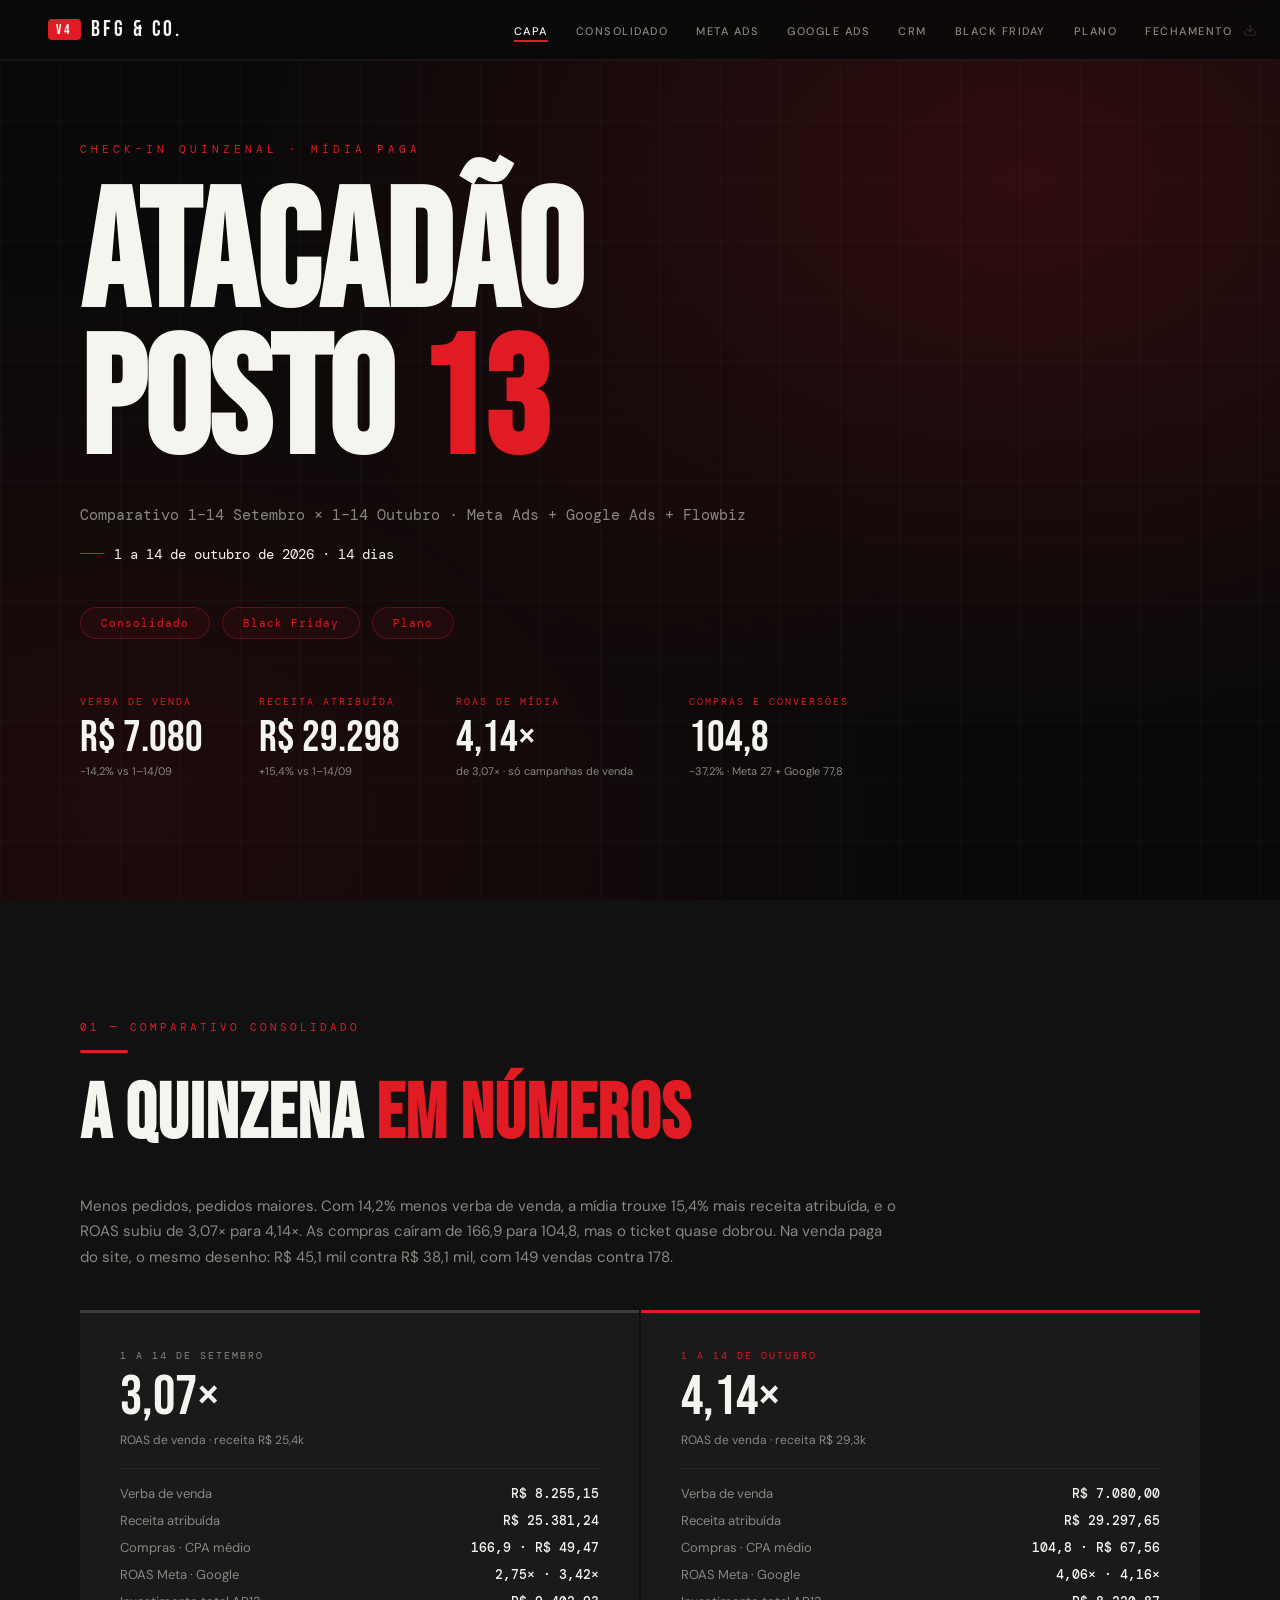
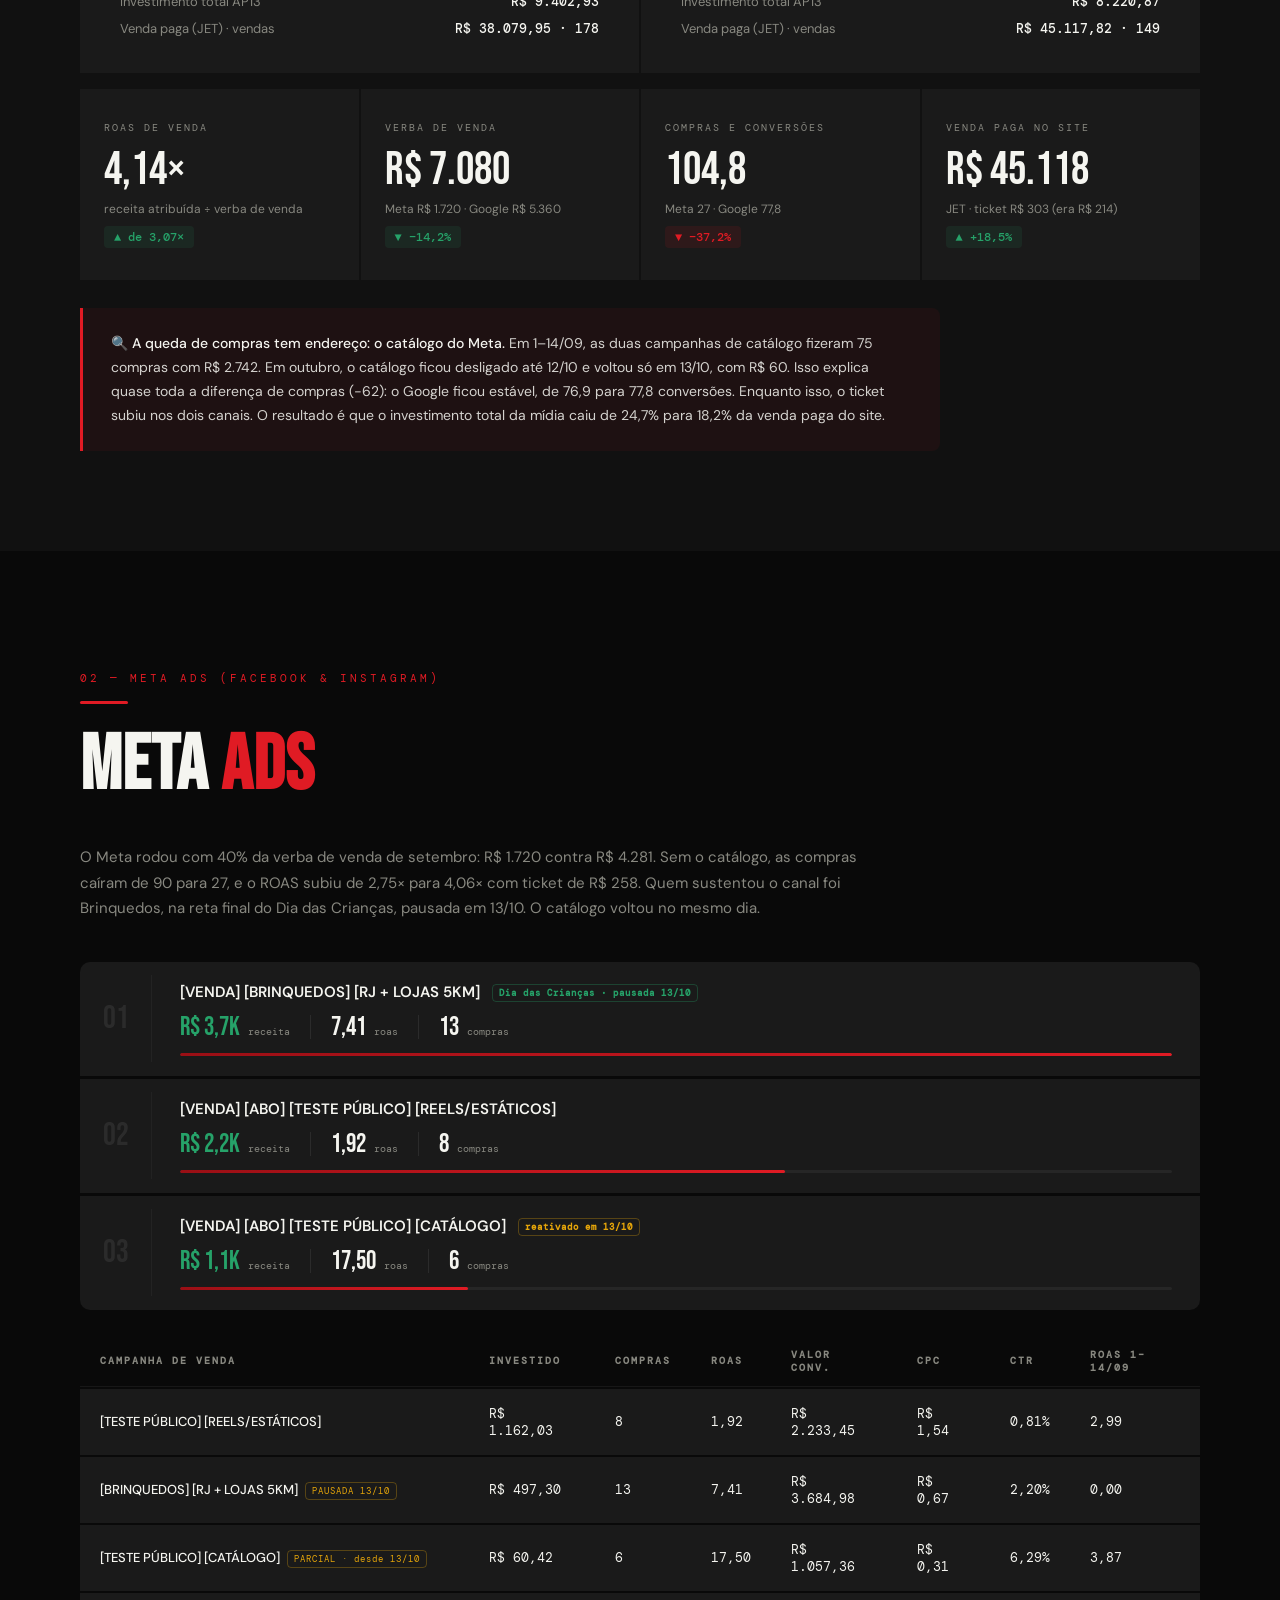
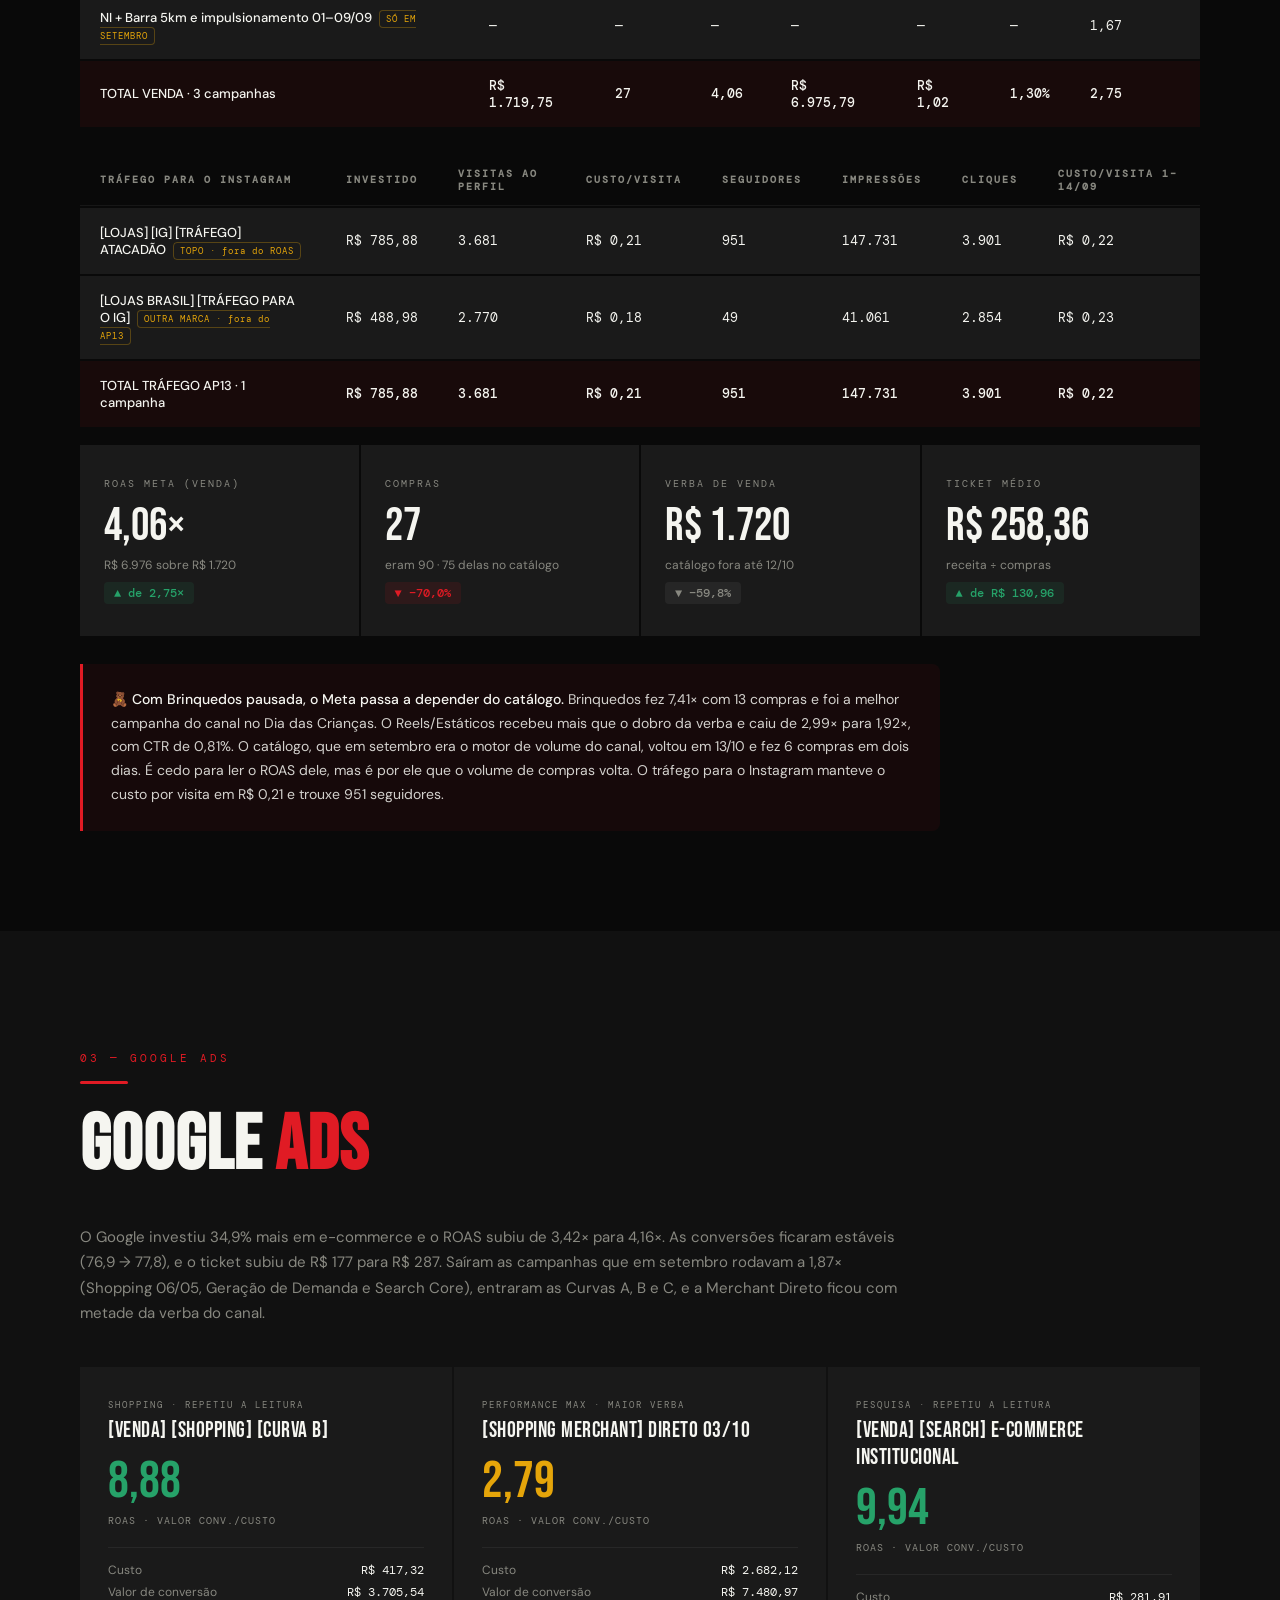
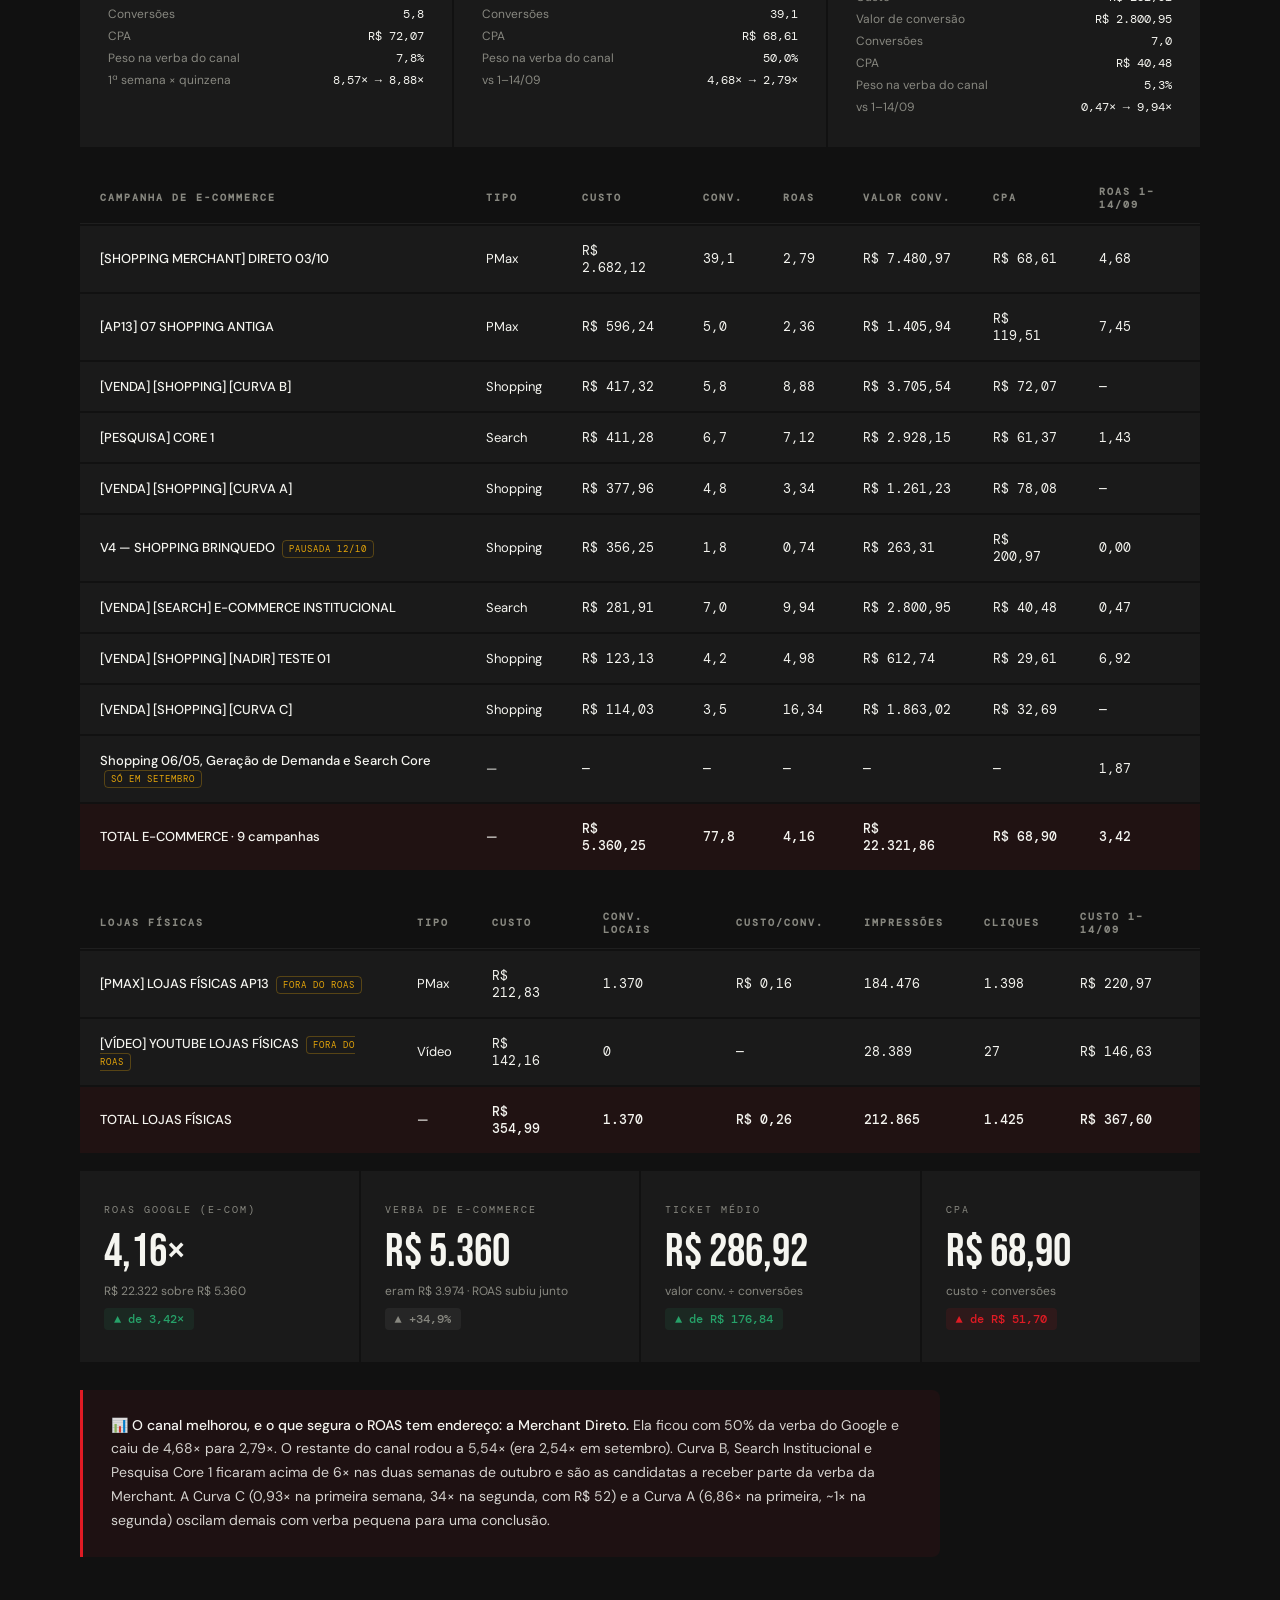
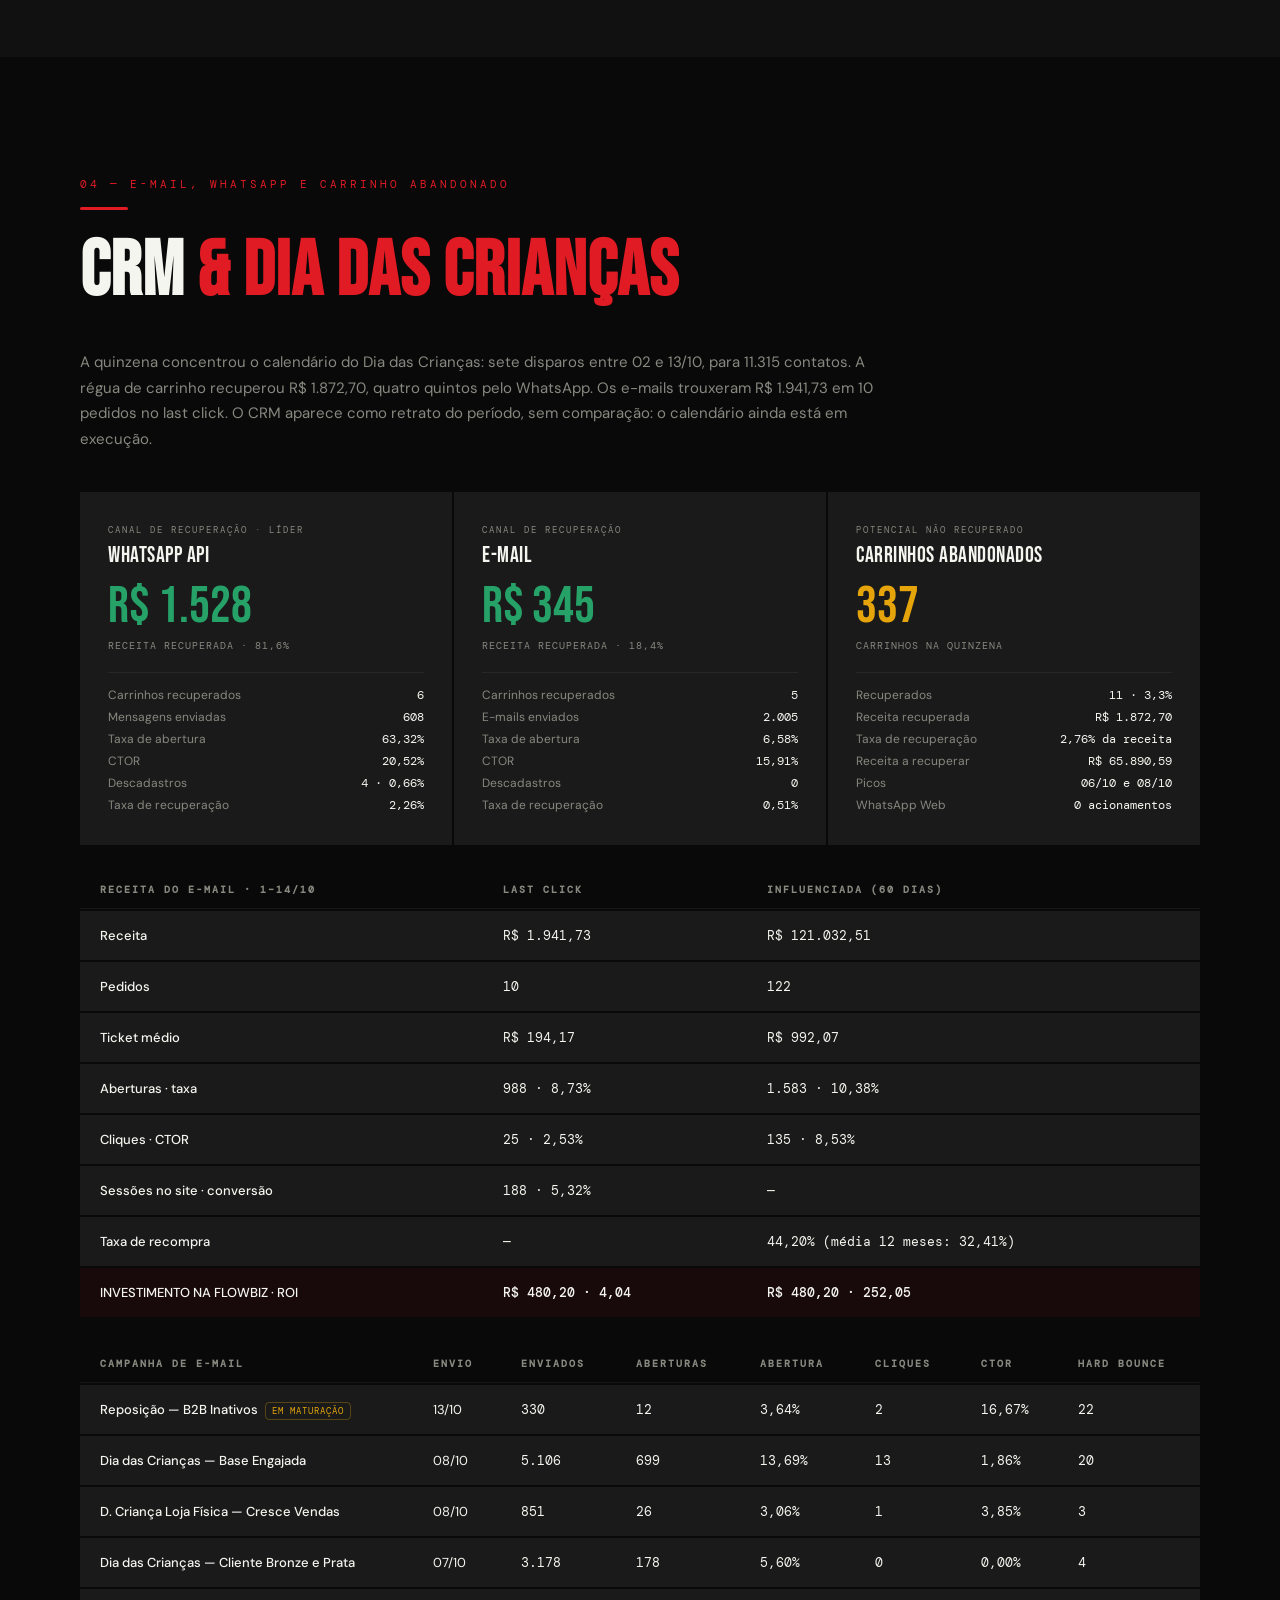
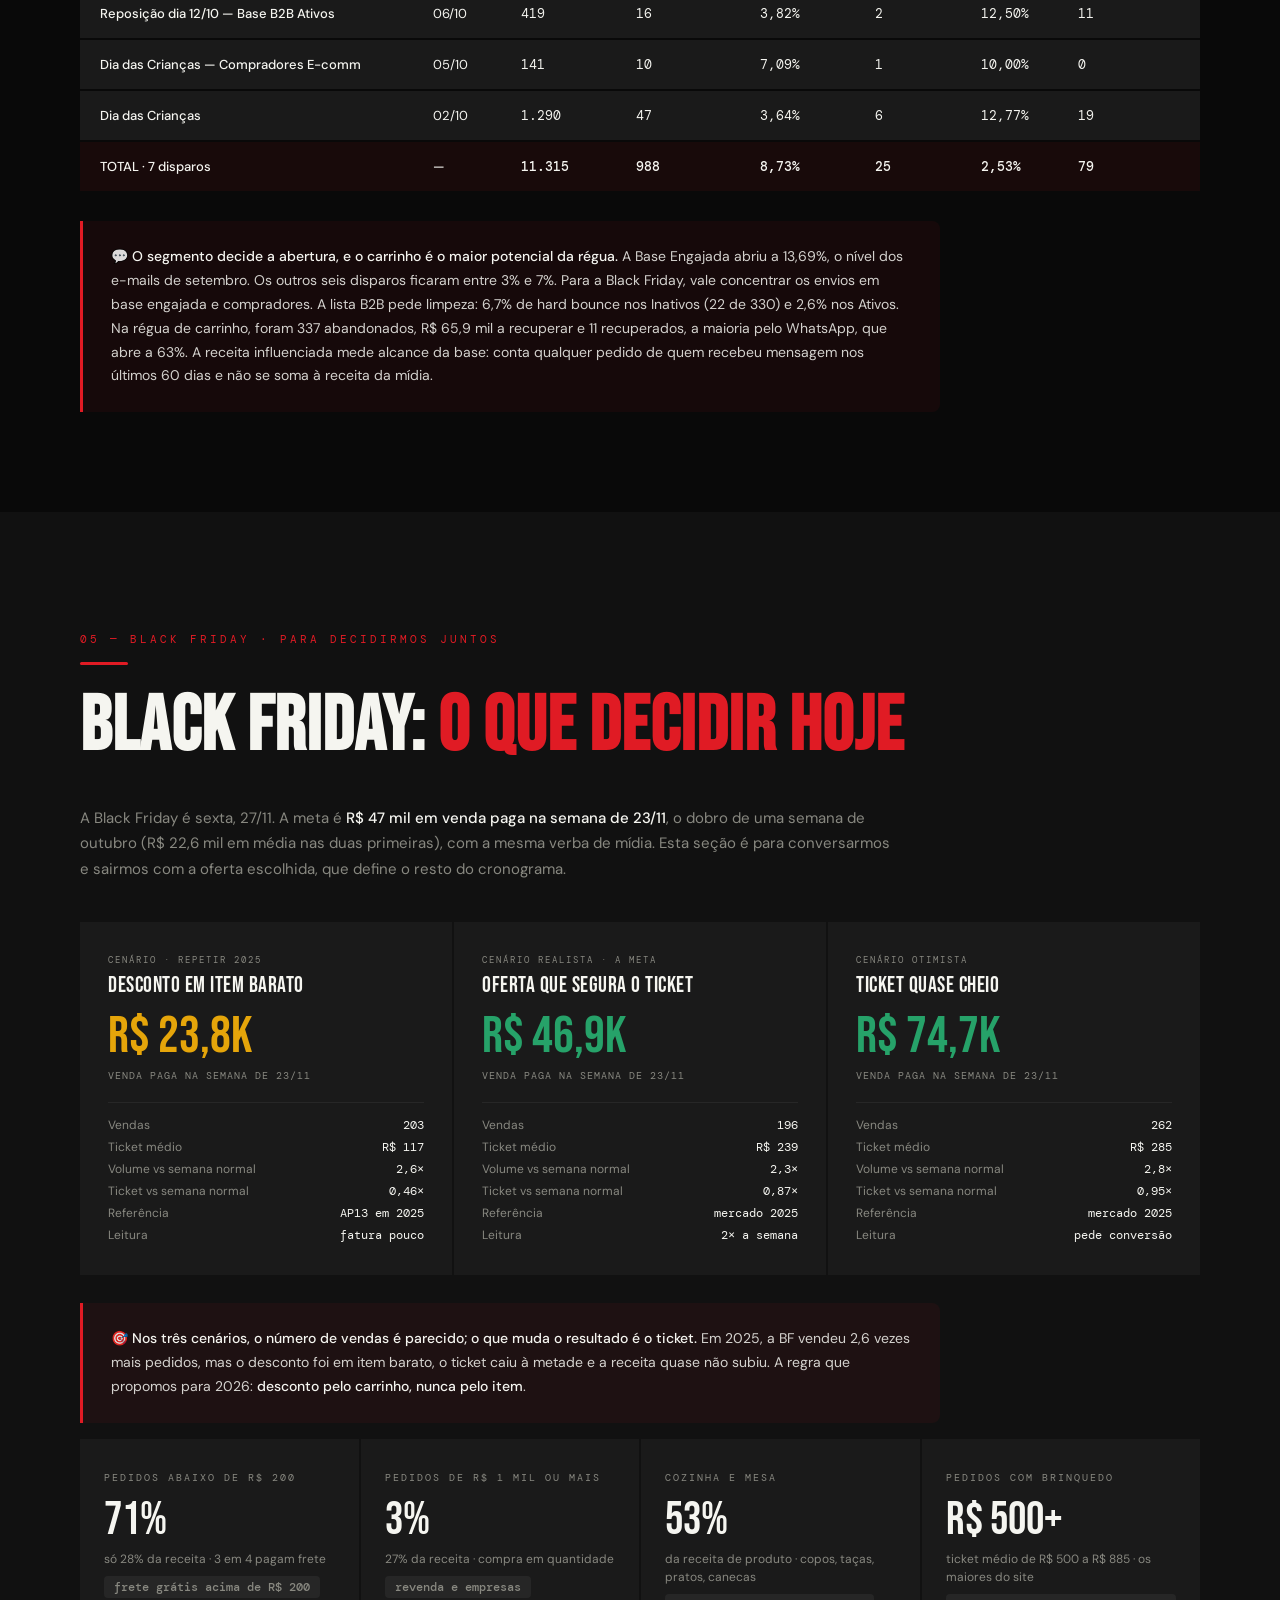
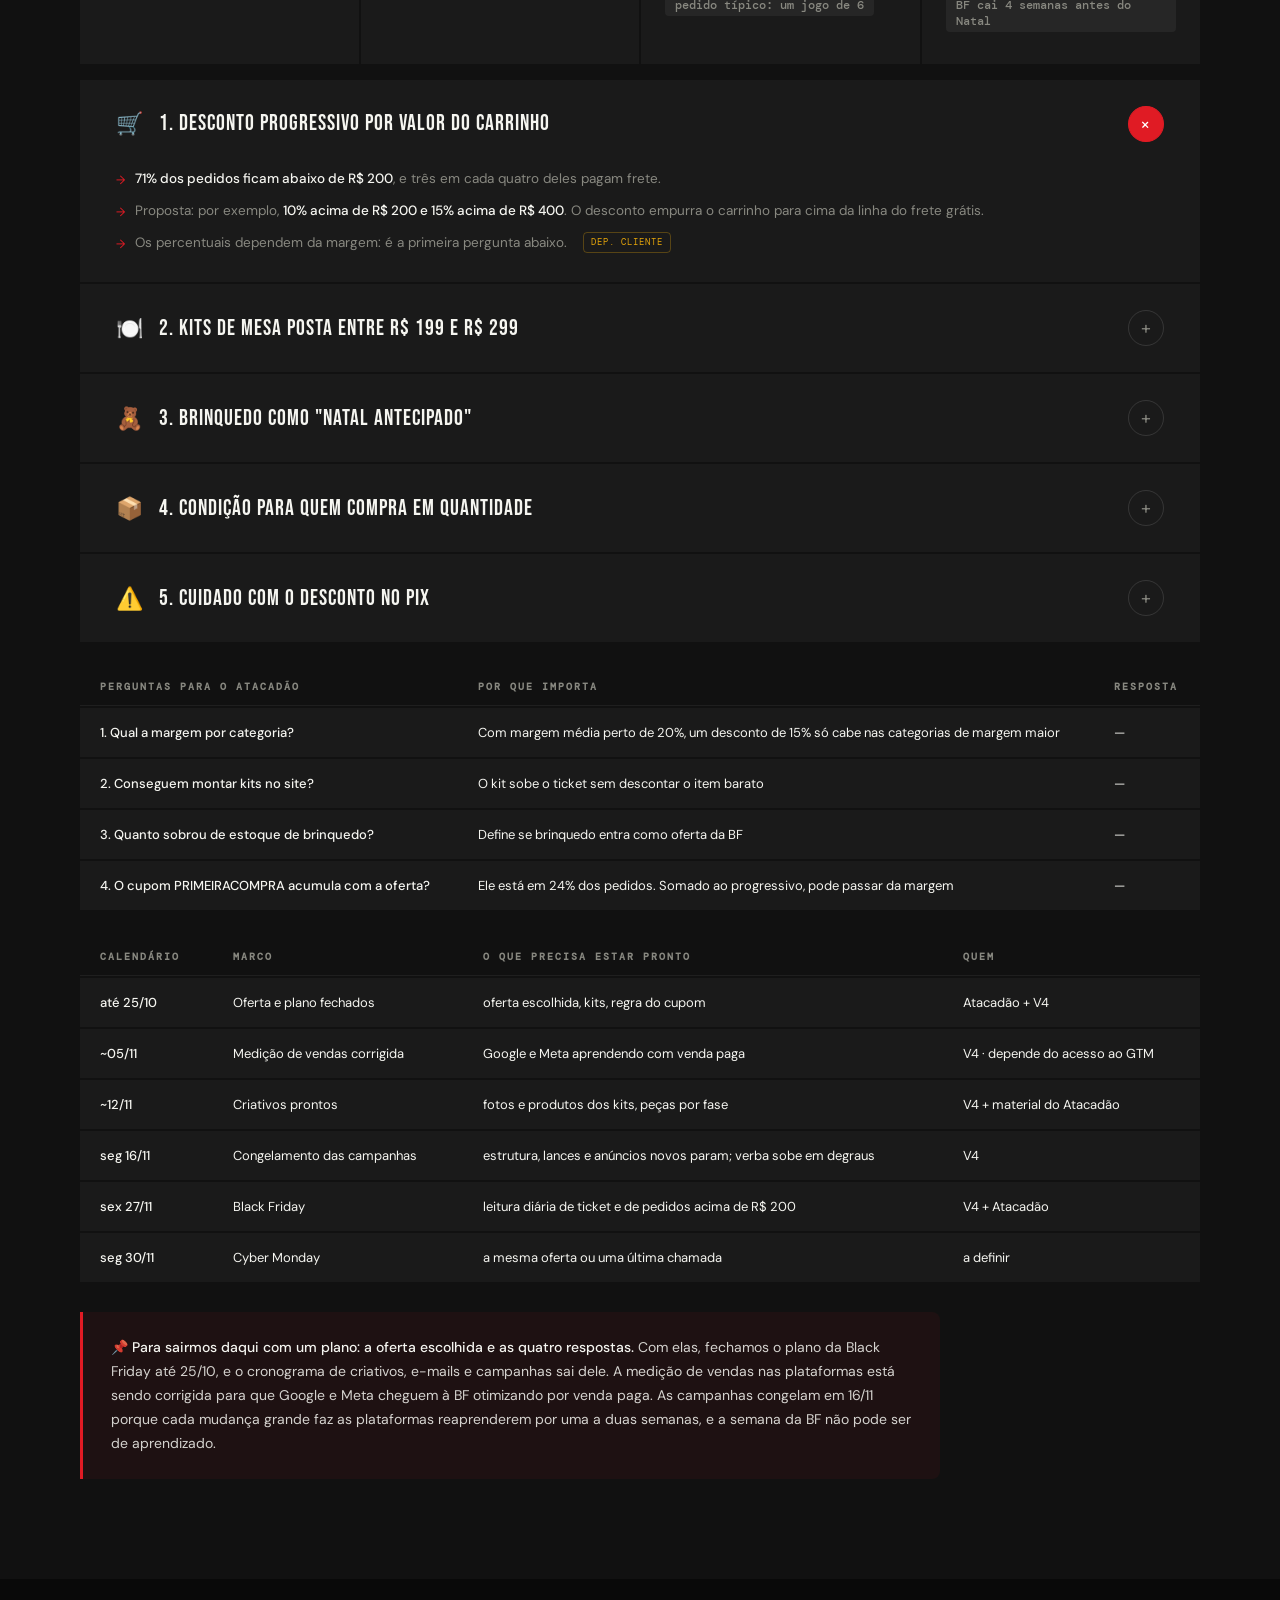
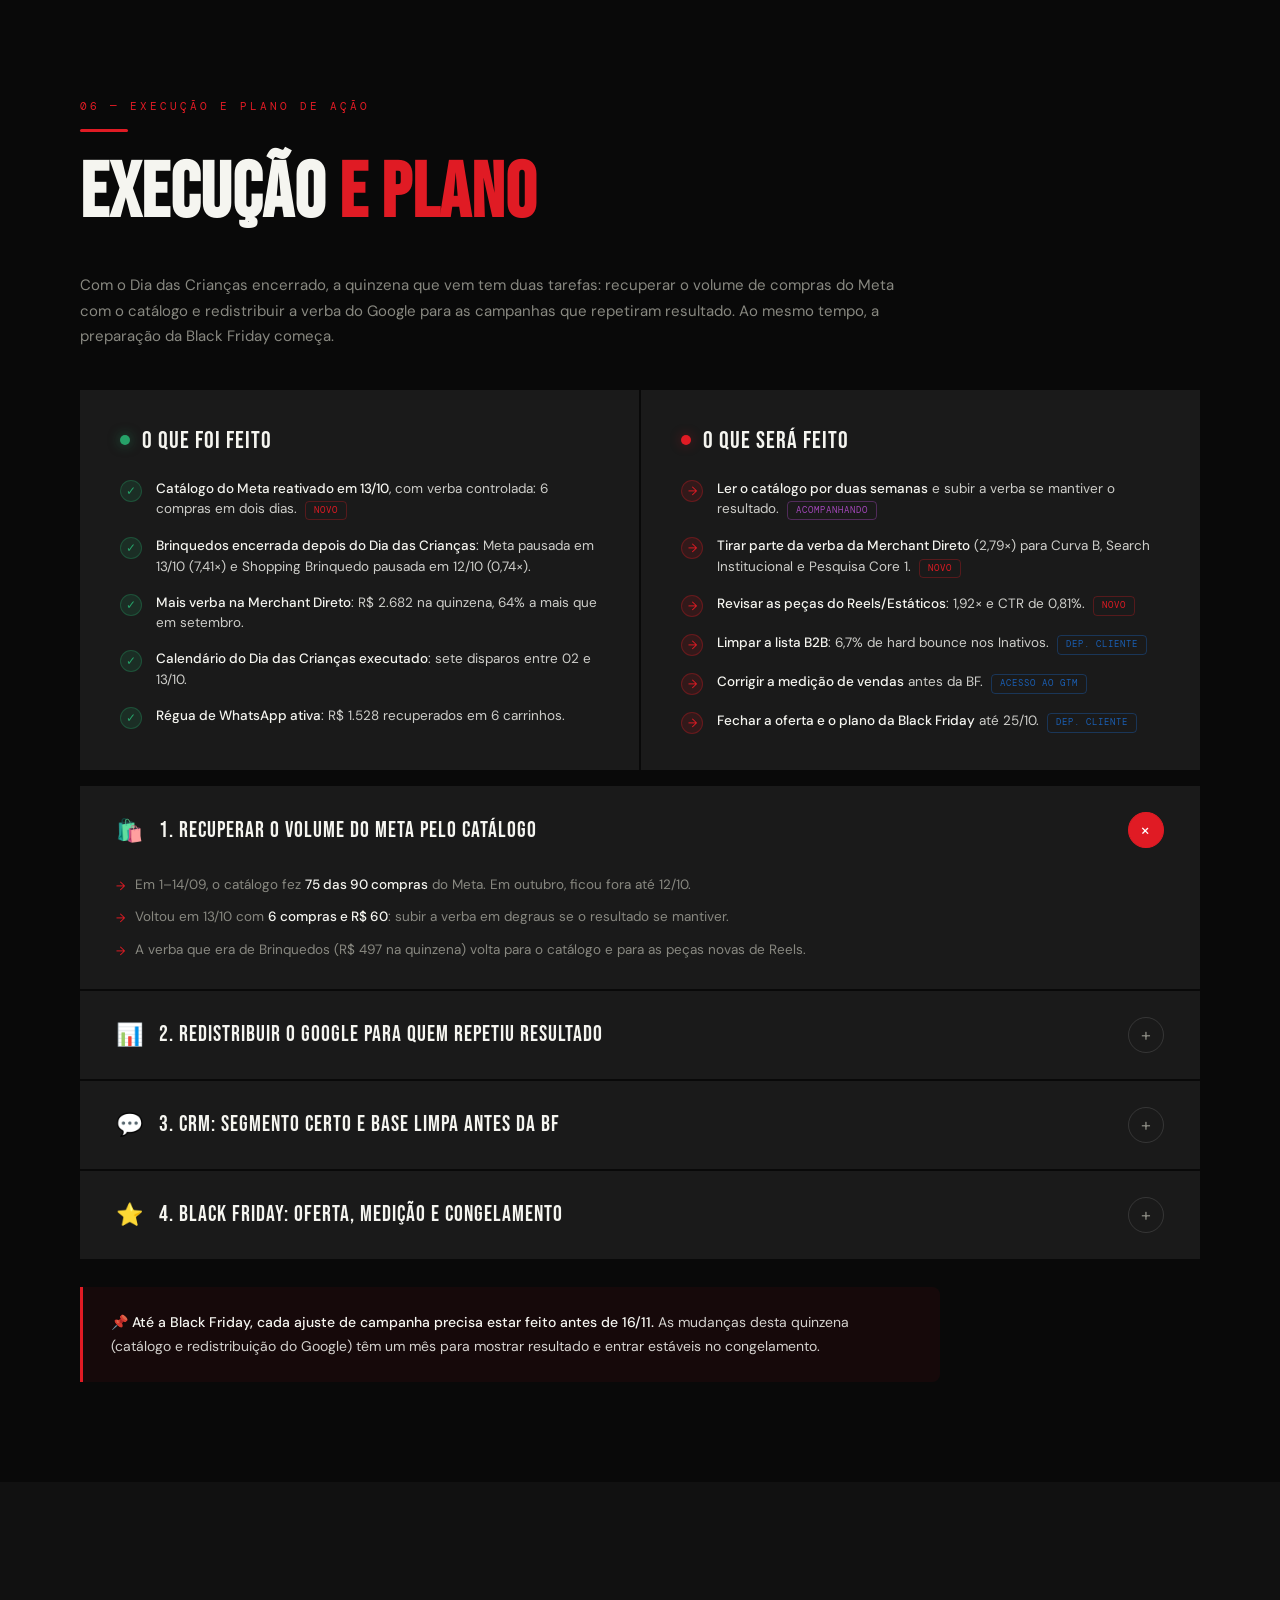
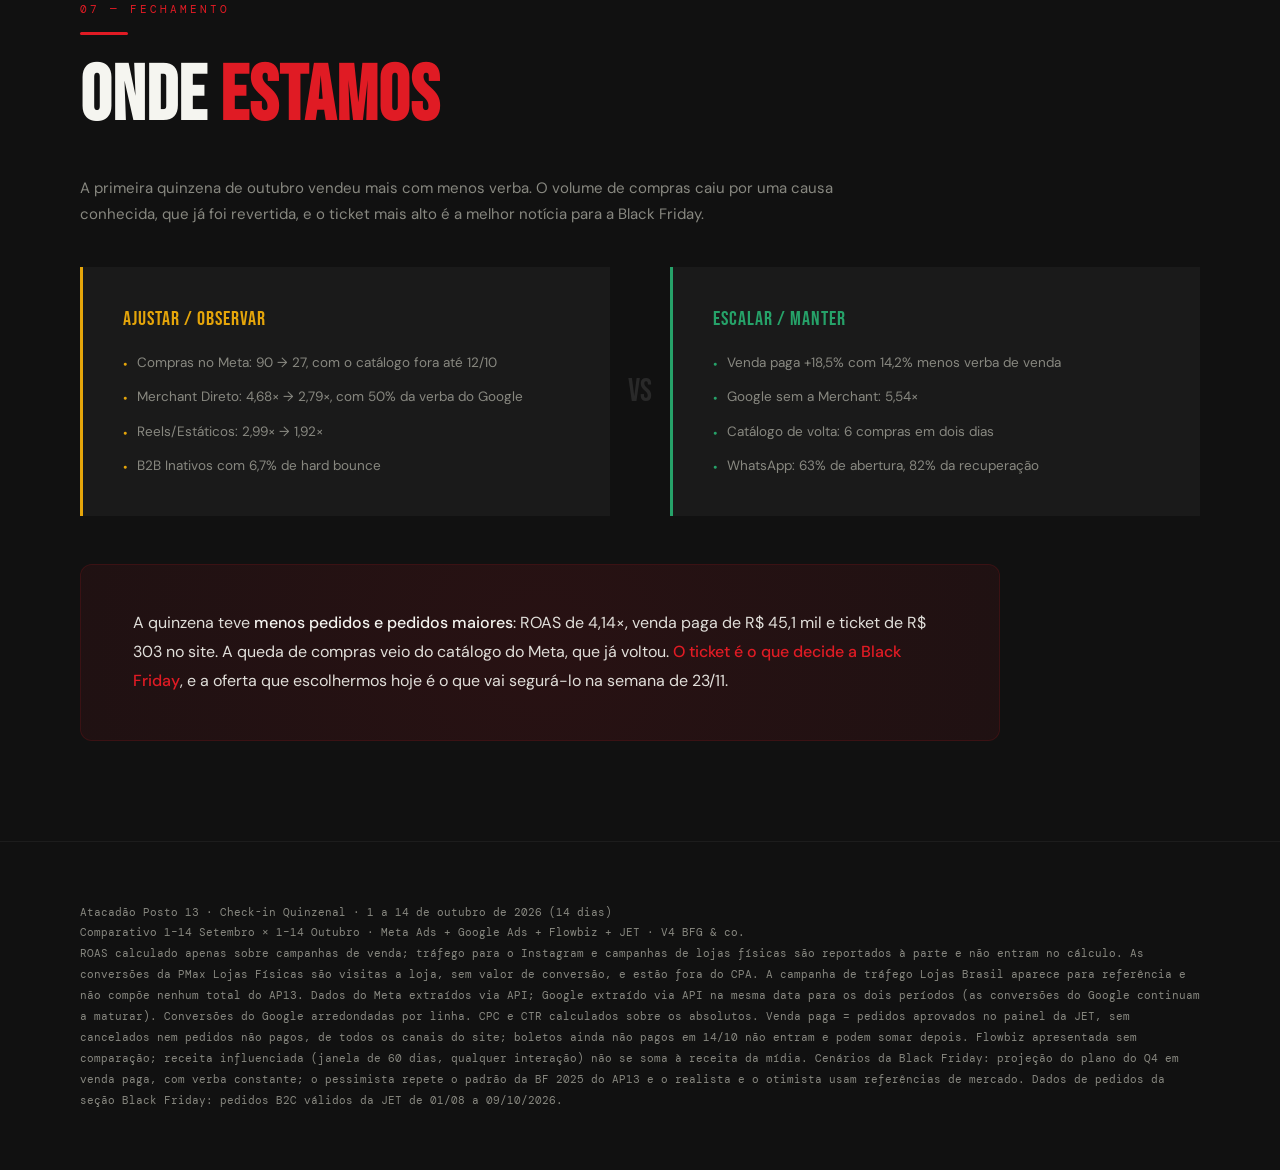
<file: clientes/atacadao-posto-13/checkin/ap13-checkin-quinzena-01a14-out2026.html>
<!DOCTYPE html>
<html lang="pt-BR">
<head>
<!--bfg-seo-->
<meta name="robots" content="noindex, nofollow, noarchive">
<!--/bfg-seo-->
<meta charset="UTF-8">
<meta name="viewport" content="width=device-width, initial-scale=1.0">
<title>Check-in Quinzenal — Atacadão Posto 13 · 01–14 Outubro 2026</title>
<link href="https://fonts.googleapis.com/css2?family=Bebas+Neue&family=DM+Sans:ital,wght@0,300;0,400;0,500;0,700;1,300&family=DM+Mono:wght@400;500&display=swap" rel="stylesheet">
<style>
:root{
  --red:#e01b24; --red-dark:#9a0f15; --red-glow:rgba(224,27,36,.35);
  --bg:#090909; --bg2:#111111; --bg3:#1a1a1a;
  --white:#f5f5f0; --muted:#888880;
  --green:#26a269; --yellow:#e5a50a; --blue:#1a5fb4; --purple:#a347ba;
}
*,*::before,*::after{box-sizing:border-box;margin:0;padding:0;}
html{scroll-behavior:smooth;}
body{font-family:'DM Sans',sans-serif;background:var(--bg);color:var(--white);overflow-x:hidden;}
section{display:flex;flex-direction:column;justify-content:center;padding:120px 80px 100px;position:relative;overflow:hidden;}
h1{font-family:'Bebas Neue',sans-serif;font-size:clamp(80px,13vw,180px);line-height:.88;letter-spacing:-1px;}
h2{font-family:'Bebas Neue',sans-serif;font-size:clamp(48px,6vw,80px);line-height:1;letter-spacing:1px;margin-bottom:40px;}
.section-label{font-family:'DM Mono',monospace;font-size:11px;letter-spacing:3px;color:var(--red);text-transform:uppercase;margin-bottom:16px;}
.section-divider{width:48px;height:3px;background:var(--red);margin-bottom:24px;border-radius:2px;}
section > p.lead{font-size:15px;color:var(--muted);line-height:1.7;max-width:820px;margin-bottom:24px;}
section > p.lead strong{color:var(--white);font-weight:500;}
::-webkit-scrollbar{width:4px;}
::-webkit-scrollbar-track{background:var(--bg);}
::-webkit-scrollbar-thumb{background:var(--red-dark);border-radius:2px;}

/* NAV */
nav{position:fixed;top:0;left:0;right:0;z-index:100;display:flex;align-items:center;justify-content:space-between;padding:16px 48px;background:rgba(9,9,9,.85);backdrop-filter:blur(12px);border-bottom:1px solid rgba(255,255,255,.05);transition:padding .3s;}
nav.scrolled{padding:10px 48px;background:rgba(9,9,9,.95);}
.nav-logo{font-family:'Bebas Neue',sans-serif;font-size:22px;letter-spacing:3px;display:flex;align-items:center;gap:10px;}
.nav-logo span{display:inline-block;background:var(--red);color:#fff;padding:2px 8px;border-radius:4px;font-size:14px;}
.nav-links{display:flex;gap:28px;list-style:none;}
.nav-links a{color:var(--muted);text-decoration:none;font-size:11px;font-weight:500;letter-spacing:1.5px;text-transform:uppercase;transition:color .2s;position:relative;}
.nav-links a::after{content:'';position:absolute;bottom:-4px;left:0;width:0;height:2px;background:var(--red);transition:width .3s;}
.nav-links a:hover{color:var(--white);}
.nav-links a.active{color:var(--white);}
.nav-links a.active::after{width:100%;}

/* SCROLL PROGRESS */
.scroll-progress{position:fixed;top:0;left:0;height:3px;background:linear-gradient(90deg,var(--red-dark),var(--red));z-index:101;width:0;transition:width .1s linear;}

/* BACK TO TOP */
.btt{position:fixed;bottom:32px;right:32px;width:48px;height:48px;border-radius:50%;background:var(--red);color:#fff;display:flex;align-items:center;justify-content:center;font-size:20px;cursor:pointer;opacity:0;transform:translateY(20px);transition:all .3s;z-index:99;border:none;box-shadow:0 4px 20px var(--red-glow);}
.btt.show{opacity:1;transform:translateY(0);}
.btt:hover{transform:translateY(-4px);box-shadow:0 8px 30px var(--red-glow);}

/* PDF BTN */
.pdf-btn{position:fixed;top:18px;right:18px;width:24px;height:24px;padding:0;border-radius:4px;background:transparent;color:var(--muted,#888);display:flex;align-items:center;justify-content:center;cursor:pointer;border:none;opacity:.25;transition:opacity .3s;z-index:200;}
.pdf-btn:hover{opacity:.9;color:var(--white,#fff);}
.pdf-btn:disabled{cursor:wait;opacity:.5;}
.pdf-btn svg{width:14px;height:14px;}

/* HERO */
#hero{background:radial-gradient(ellipse at 80% 20%,rgba(224,27,36,.18) 0%,transparent 55%),radial-gradient(ellipse at 10% 90%,rgba(224,27,36,.1) 0%,transparent 50%),var(--bg);min-height:100vh;padding-top:120px;}
.grid-overlay{position:absolute;inset:0;background-image:linear-gradient(rgba(255,255,255,.02) 1px,transparent 1px),linear-gradient(90deg,rgba(255,255,255,.02) 1px,transparent 1px);background-size:60px 60px;pointer-events:none;}
.particles{position:absolute;inset:0;pointer-events:none;overflow:hidden;}
.particle{position:absolute;width:4px;height:4px;border-radius:50%;background:var(--red);opacity:.15;animation:float-particle linear infinite;}
@keyframes float-particle{0%{transform:translateY(100vh) scale(0);}50%{opacity:.3;}100%{transform:translateY(-100px) scale(1);opacity:0;}}
.hero-solo{display:flex;flex-direction:column;align-items:flex-start;justify-content:center;max-width:1000px;position:relative;z-index:2;}
.hero-eyebrow{font-family:'DM Mono',monospace;font-size:11px;letter-spacing:4px;color:var(--red);text-transform:uppercase;margin-bottom:28px;}
#hero h1 span{color:var(--red);}
.hero-sub{font-family:'DM Mono',monospace;font-size:15px;color:var(--muted);margin-top:28px;}
.hero-period{font-family:'DM Mono',monospace;font-size:14px;color:var(--white);margin-top:20px;display:flex;align-items:center;gap:10px;}
.hero-period::before{content:'';display:inline-block;width:24px;height:1px;background:var(--red);}
.hero-pills{display:flex;gap:12px;margin-top:44px;flex-wrap:wrap;}
.hero-pill{font-family:'DM Mono',monospace;font-size:11px;letter-spacing:1px;padding:8px 20px;border-radius:20px;border:1px solid rgba(224,27,36,.3);color:var(--red);background:rgba(224,27,36,.06);transition:all .3s;cursor:pointer;text-decoration:none;}
.hero-pill:hover{background:var(--red);color:#fff;border-color:var(--red);transform:translateY(-2px);box-shadow:0 8px 24px var(--red-glow);}
.hero-stats{margin-top:56px;display:flex;gap:56px;flex-wrap:wrap;}
.hero-stat-label{font-family:'DM Mono',monospace;font-size:10px;letter-spacing:2px;color:var(--red);text-transform:uppercase;margin-bottom:8px;}
.hero-stat-val{font-family:'Bebas Neue',sans-serif;font-size:44px;line-height:1;}
.hero-stat-sub{font-size:11px;color:var(--muted);margin-top:4px;}

/* REVEAL */
.reveal{opacity:0;transform:translateY(28px);transition:opacity .7s ease,transform .7s ease;}
.reveal.visible{opacity:1;transform:none;}
.reveal-delay-1{transition-delay:.1s;}
.reveal-delay-2{transition-delay:.2s;}
.reveal-delay-3{transition-delay:.3s;}
.reveal-delay-4{transition-delay:.4s;}

/* CONSOLIDADO — week-grid style comparativo */
.cmp-grid{display:grid;grid-template-columns:1fr 1fr;gap:2px;margin-top:16px;}
.cmp-card{background:var(--bg3);padding:36px 40px;position:relative;overflow:hidden;transition:all .3s;}
.cmp-card:hover{background:#1e1e1e;}
.cmp-card.jul{border-top:3px solid var(--red);}
.cmp-card.jun{border-top:3px solid rgba(255,255,255,.15);}
.cmp-period{font-family:'DM Mono',monospace;font-size:10px;letter-spacing:2px;color:var(--muted);text-transform:uppercase;margin-bottom:8px;}
.cmp-period.jul{color:var(--red);}
.cmp-big{font-family:'Bebas Neue',sans-serif;font-size:56px;line-height:1;}
.cmp-sub{font-size:12px;color:var(--muted);margin:6px 0 20px;}
.cmp-rows{border-top:1px solid rgba(255,255,255,.06);padding-top:16px;display:flex;flex-direction:column;gap:10px;}
.cmp-row{display:flex;justify-content:space-between;font-size:13px;}
.cmp-row-label{color:var(--muted);}
.cmp-row-val{font-family:'DM Mono',monospace;font-weight:500;}

/* DELTA metric cards */
.metrics-grid{display:grid;grid-template-columns:repeat(4,1fr);gap:2px;margin-top:16px;}
.metric-card{background:var(--bg3);padding:32px 24px;text-align:left;transition:all .4s;position:relative;overflow:hidden;}
.metric-card:hover{background:#202020;transform:translateY(-6px);box-shadow:0 16px 48px rgba(0,0,0,.3);}
.metric-card::before{content:'';position:absolute;top:0;left:0;width:0;height:3px;background:var(--red);transition:all .4s;}
.metric-card:hover::before{width:100%;}
.metric-label{font-family:'DM Mono',monospace;font-size:10px;letter-spacing:2px;color:var(--muted);text-transform:uppercase;margin-bottom:14px;}
.metric-val{font-family:'Bebas Neue',sans-serif;font-size:46px;line-height:1;margin-bottom:6px;}
.metric-desc{font-size:12px;color:var(--muted);line-height:1.5;}
.delta{font-family:'DM Mono',monospace;font-size:12px;font-weight:500;display:inline-block;margin-top:8px;padding:3px 10px;border-radius:4px;}
.delta.up{color:var(--green);background:rgba(38,162,105,.1);}
.delta.down{color:var(--red);background:rgba(224,27,36,.1);}
.delta.flat{color:var(--muted);background:rgba(255,255,255,.05);}

/* RANKING / LEADERBOARD */
.champ-grid{display:flex;flex-direction:column;gap:3px;margin-top:16px;}
.champ-card{display:grid;grid-template-columns:72px 1fr;align-items:center;background:var(--bg3);overflow:hidden;transition:background .25s;}
.champ-card:first-child{border-radius:10px 10px 0 0;}
.champ-card:last-child{border-radius:0 0 10px 10px;}
.champ-card:hover{background:#202020;}
.champ-rank{font-family:'Bebas Neue',sans-serif;font-size:32px;color:rgba(255,255,255,.08);text-align:center;padding:24px 0;border-right:1px solid rgba(255,255,255,.04);}
.champ-card:hover .champ-rank{color:var(--red);}
.champ-body{padding:20px 28px;display:flex;flex-direction:column;gap:10px;}
.champ-name{font-size:15px;font-weight:600;color:var(--white);}
.champ-name .tag{font-family:'DM Mono',monospace;font-size:9px;letter-spacing:1px;color:var(--green);border:1px solid rgba(38,162,105,.3);padding:2px 6px;border-radius:4px;margin-left:8px;vertical-align:middle;}
.champ-name .tag.new{color:var(--yellow);border-color:rgba(229,165,10,.3);}
.champ-stats{display:flex;align-items:center;gap:20px;flex-wrap:wrap;}
.champ-stat{display:flex;align-items:baseline;gap:8px;}
.champ-stat-val{font-family:'Bebas Neue',sans-serif;font-size:26px;}
.champ-stat-label{font-family:'DM Mono',monospace;font-size:10px;color:var(--muted);}
.champ-div{width:1px;height:24px;background:rgba(255,255,255,.08);}
.champ-bar-wrap{height:3px;background:rgba(255,255,255,.05);border-radius:2px;overflow:hidden;}
.champ-bar{height:100%;background:linear-gradient(90deg,var(--red-dark),var(--red));border-radius:2px;transition:width 1.2s ease;}

/* ROI TABLE */
.table-wrap{overflow-x:auto;margin-top:24px;}
.roi-table{width:100%;border-collapse:separate;border-spacing:0 2px;min-width:720px;}
.roi-table th{font-family:'DM Mono',monospace;font-size:10px;letter-spacing:2px;color:var(--muted);text-transform:uppercase;text-align:left;padding:12px 20px;border-bottom:1px solid rgba(255,255,255,.06);}
.roi-table td{background:var(--bg3);padding:16px 20px;font-size:13px;transition:all .3s;}
.roi-table tr:hover td{background:#212121;}
.roi-table td strong{font-weight:500;color:var(--white);}
.roi-table .num{font-family:'DM Mono',monospace;}
.roi-table tfoot td{background:rgba(224,27,36,.07);font-weight:500;}

/* FUNNEL */
.funnel-wrap{margin-top:24px;display:flex;flex-direction:column;gap:6px;max-width:760px;}
.funnel-row{display:grid;grid-template-columns:200px 1fr;align-items:center;gap:20px;}
.funnel-label{font-family:'DM Mono',monospace;font-size:11px;letter-spacing:1px;color:var(--muted);text-transform:uppercase;}
.funnel-bar-wrap{height:44px;background:rgba(255,255,255,.04);border-radius:8px;overflow:hidden;position:relative;}
.funnel-bar{height:100%;background:linear-gradient(90deg,var(--red-dark),var(--red));display:flex;align-items:center;padding:0 18px;border-radius:8px;transition:width 1.3s cubic-bezier(.4,0,.2,1);white-space:nowrap;}
.funnel-bar-val{font-family:'Bebas Neue',sans-serif;font-size:22px;color:#fff;}
.funnel-bar-pct{font-family:'DM Mono',monospace;font-size:12px;color:rgba(255,255,255,.85);margin-left:12px;}

/* INSIGHT BOX */
.insight-box{margin-top:28px;padding:24px 28px;background:rgba(224,27,36,.06);border-left:3px solid var(--red);border-radius:0 8px 8px 0;font-size:14px;line-height:1.7;color:rgba(245,245,240,.85);max-width:860px;}
.insight-box strong{color:var(--white);font-weight:500;}

/* GOOGLE CARDS */
.g-grid{display:grid;grid-template-columns:repeat(3,1fr);gap:2px;margin-top:16px;}
.g-card{background:var(--bg3);padding:32px 28px;transition:all .3s;position:relative;overflow:hidden;display:flex;flex-direction:column;gap:6px;}
.g-card:hover{background:#202020;transform:translateY(-4px);}
.g-card::after{content:'';position:absolute;top:0;left:0;right:0;height:3px;background:linear-gradient(90deg,var(--green),transparent);opacity:0;transition:opacity .3s;}
.g-card:hover::after{opacity:1;}
.g-type{font-family:'DM Mono',monospace;font-size:9px;letter-spacing:2px;color:var(--muted);text-transform:uppercase;}
.g-name{font-family:'Bebas Neue',sans-serif;font-size:22px;letter-spacing:.5px;margin-bottom:6px;}
.g-roas{font-family:'Bebas Neue',sans-serif;font-size:52px;line-height:1;color:var(--green);}
.g-roas.low{color:var(--yellow);}
.g-roas-label{font-family:'DM Mono',monospace;font-size:10px;color:var(--muted);text-transform:uppercase;letter-spacing:1px;margin-bottom:14px;}
.g-rows{display:flex;flex-direction:column;gap:6px;border-top:1px solid rgba(255,255,255,.06);padding-top:14px;}
.g-row{display:flex;justify-content:space-between;font-size:12px;}
.g-row span:first-child{color:var(--muted);}
.g-row span:last-child{font-family:'DM Mono',monospace;}

/* PILAR ACCORDION */
.pilar-grid{display:flex;flex-direction:column;gap:2px;margin-top:16px;}
.pilar-block{background:var(--bg3);overflow:hidden;transition:background .3s;}
.pilar-block:hover{background:#1e1e1e;}
.pilar-header{display:flex;align-items:center;justify-content:space-between;padding:26px 36px;cursor:pointer;user-select:none;transition:all .3s;}
.pilar-header:hover{padding-left:44px;}
.pilar-header-left{display:flex;align-items:center;gap:16px;}
.pilar-block-title{font-family:'Bebas Neue',sans-serif;font-size:22px;letter-spacing:1px;}
.pilar-toggle{width:36px;height:36px;border-radius:50%;border:1px solid rgba(255,255,255,.12);display:flex;align-items:center;justify-content:center;color:var(--muted);font-size:18px;transition:all .4s;flex-shrink:0;}
.pilar-block.open .pilar-toggle{transform:rotate(45deg);background:var(--red);border-color:var(--red);color:#fff;}
.pilar-body{max-height:0;overflow:hidden;transition:max-height .5s cubic-bezier(.4,0,.2,1),padding .3s;}
.pilar-block.open .pilar-body{max-height:700px;}
.pilar-body-inner{padding:0 36px 28px;}
.pilar-items{list-style:none;display:flex;flex-direction:column;gap:10px;}
.pilar-items li{font-size:13.5px;color:var(--muted);line-height:1.6;display:flex;align-items:flex-start;gap:10px;opacity:0;transform:translateX(-12px);transition:all .3s ease;}
.pilar-block.open .pilar-items li{opacity:1;transform:translateX(0);}
.pilar-block.open .pilar-items li:nth-child(1){transition-delay:.05s;}
.pilar-block.open .pilar-items li:nth-child(2){transition-delay:.1s;}
.pilar-block.open .pilar-items li:nth-child(3){transition-delay:.15s;}
.pilar-block.open .pilar-items li:nth-child(4){transition-delay:.2s;}
.pilar-block.open .pilar-items li:nth-child(5){transition-delay:.25s;}
.pilar-items li::before{content:'→';color:var(--red);font-size:12px;flex-shrink:0;margin-top:3px;}
.pilar-items li strong{color:var(--white);font-weight:500;}
.pilar-items li .dep{font-family:'DM Mono',monospace;font-size:9px;letter-spacing:1px;color:var(--yellow);border:1px solid rgba(229,165,10,.3);padding:2px 7px;border-radius:4px;margin-left:6px;text-transform:uppercase;white-space:nowrap;}

/* TIMELINE (feito / a fazer) */
.two-col{display:grid;grid-template-columns:1fr 1fr;gap:2px;margin-top:16px;}
@media (max-width:900px){.two-col{grid-template-columns:1fr;}}
.col-block{background:var(--bg3);padding:36px 40px;}
.col-title{font-family:'Bebas Neue',sans-serif;font-size:24px;letter-spacing:1px;margin-bottom:24px;display:flex;align-items:center;gap:12px;}
.col-title .dot{width:10px;height:10px;border-radius:50%;}
.dot.done{background:var(--green);box-shadow:0 0 12px rgba(38,162,105,.5);}
.dot.next{background:var(--red);box-shadow:0 0 12px var(--red-glow);}
.task-list{list-style:none;display:flex;flex-direction:column;gap:16px;}
.task{display:flex;gap:14px;align-items:flex-start;font-size:13.5px;line-height:1.5;color:rgba(245,245,240,.82);}
.task .ico{flex-shrink:0;width:22px;height:22px;border-radius:50%;display:flex;align-items:center;justify-content:center;font-size:12px;margin-top:1px;}
.ico.check{background:rgba(38,162,105,.15);color:var(--green);border:1px solid rgba(38,162,105,.3);}
.ico.arrow{background:rgba(224,27,36,.12);color:var(--red);border:1px solid rgba(224,27,36,.3);}
.task .txt strong{color:var(--white);font-weight:500;}
.task .stat{font-family:'DM Mono',monospace;font-size:9px;letter-spacing:1px;text-transform:uppercase;padding:2px 8px;border-radius:4px;margin-left:8px;white-space:nowrap;display:inline-block;}
.stat.and{color:var(--yellow);border:1px solid rgba(229,165,10,.3);}
.stat.dep{color:var(--blue);border:1px solid rgba(26,95,180,.4);}
.stat.acc{color:var(--purple);border:1px solid rgba(163,71,186,.4);}
.stat.novo{color:var(--red);border:1px solid rgba(224,27,36,.3);}

/* POS GRID */
.pos-grid{display:grid;grid-template-columns:1fr 60px 1fr;align-items:stretch;margin-top:16px;}
@media (max-width:900px){.pos-grid{grid-template-columns:1fr;}.pos-vs{padding:16px 0;}}
.pos-col{background:var(--bg3);padding:40px;display:flex;flex-direction:column;gap:14px;}
.pos-col.bad{border-left:3px solid var(--yellow);}
.pos-col.bad:hover{background:#1a1712;}
.pos-col.good{border-left:3px solid var(--green);}
.pos-col.good:hover{background:#111a15;}
.pos-vs{display:flex;align-items:center;justify-content:center;font-family:'Bebas Neue',sans-serif;font-size:32px;color:rgba(255,255,255,.1);}
.pos-title{font-family:'Bebas Neue',sans-serif;font-size:20px;letter-spacing:1px;margin-bottom:8px;}
.pos-item{font-size:13.5px;color:var(--muted);line-height:1.5;transition:transform .2s;display:flex;gap:10px;align-items:flex-start;}
.pos-item:hover{transform:translateX(6px);}
.pos-item::before{content:'●';font-size:7px;flex-shrink:0;margin-top:6px;}
.pos-col.bad .pos-item::before{color:var(--yellow);}
.pos-col.good .pos-item::before{color:var(--green);}

/* VISAO */
.visao-box{margin-top:48px;padding:44px 52px;background:rgba(224,27,36,.06);border:1px solid rgba(224,27,36,.15);border-radius:12px;max-width:920px;position:relative;overflow:hidden;}
.visao-box::before{content:'';position:absolute;top:-50%;right:-50%;width:200%;height:200%;background:radial-gradient(circle,rgba(224,27,36,.05) 0%,transparent 60%);pointer-events:none;animation:pulse-glow 4s ease-in-out infinite;}
@keyframes pulse-glow{0%,100%{opacity:.5;transform:scale(1);}50%{opacity:1;transform:scale(1.05);}}
.visao-text{font-size:16px;line-height:1.8;color:rgba(245,245,240,.9);position:relative;z-index:1;}
.visao-text strong{color:var(--white);font-weight:500;}
.visao-text .hl{color:var(--red);font-weight:500;}

/* CRIATIVOS */
.crv-grid{display:grid;grid-template-columns:repeat(3,1fr);gap:2px;margin-top:16px;}
.crv-card{background:var(--bg3);display:flex;flex-direction:column;overflow:hidden;transition:all .3s;}
.crv-card:hover{background:#202020;transform:translateY(-6px);box-shadow:0 16px 48px rgba(0,0,0,.35);}
.crv-img{position:relative;width:100%;aspect-ratio:1/1;overflow:hidden;background:#000;}
.crv-img img{width:100%;height:100%;object-fit:cover;display:block;transition:transform .5s ease;filter:saturate(1.05);}
.crv-card:hover .crv-img img{transform:scale(1.05);}
.crv-img::after{content:'';position:absolute;inset:0;background:linear-gradient(to top,rgba(9,9,9,.55) 0%,transparent 45%);pointer-events:none;}
.crv-rank{position:absolute;top:14px;left:14px;z-index:2;font-family:'Bebas Neue',sans-serif;font-size:26px;line-height:1;color:#fff;background:var(--red);padding:4px 12px;border-radius:6px;box-shadow:0 4px 16px var(--red-glow);}
.crv-body{padding:26px 26px 30px;display:flex;flex-direction:column;gap:14px;}
.crv-name{font-family:'Bebas Neue',sans-serif;font-size:26px;letter-spacing:.5px;line-height:1.05;}
.crv-stats{display:flex;gap:22px;flex-wrap:wrap;}
.crv-stat{display:flex;flex-direction:column;gap:2px;}
.crv-stat-val{font-family:'Bebas Neue',sans-serif;font-size:30px;line-height:1;}
.crv-stat-lbl{font-family:'DM Mono',monospace;font-size:9px;letter-spacing:1.5px;color:var(--muted);text-transform:uppercase;}
.crv-rec{font-family:'DM Mono',monospace;font-size:12px;color:var(--green);}
.crv-bar-wrap{height:3px;background:rgba(255,255,255,.05);border-radius:2px;overflow:hidden;}
.crv-bar{height:100%;background:linear-gradient(90deg,var(--red-dark),var(--red));border-radius:2px;transition:width 1.2s ease;}
.crv-note{font-size:12.5px;color:var(--muted);line-height:1.6;border-top:1px solid rgba(255,255,255,.06);padding-top:14px;}

/* FOOTER */
.foot{padding:60px 80px;background:var(--bg2);border-top:1px solid rgba(255,255,255,.05);}
.foot p{font-family:'DM Mono',monospace;font-size:11px;color:var(--muted);line-height:1.9;}

@media (max-width:768px){
  section{padding:80px 24px 60px;}
  nav{padding:12px 20px;}
  .nav-links{display:none;}
  .hero-stats{flex-direction:column;gap:24px;}
  .cmp-grid{grid-template-columns:1fr;}
  .metrics-grid{grid-template-columns:1fr 1fr;}
  .g-grid{grid-template-columns:1fr;}
  .crv-grid{grid-template-columns:1fr;}
  .funnel-row{grid-template-columns:1fr;gap:6px;}
}

/* ============ PRINT ============ */
@media print{
  @page{size:A4;margin:18mm 16mm 16mm 16mm;}
  *,*::before,*::after{background:transparent !important;background-image:none !important;background-color:transparent !important;color:#111 !important;text-shadow:none !important;box-shadow:none !important;filter:none !important;backdrop-filter:none !important;animation:none !important;transition:none !important;opacity:1 !important;transform:none !important;-webkit-print-color-adjust:exact !important;print-color-adjust:exact !important;}
  html,body{background:#fff !important;color:#111 !important;font-family:'DM Sans',sans-serif !important;font-size:10pt;line-height:1.5;overflow:visible !important;}
  .pdf-btn,.btt,.scroll-progress,#mainNav,nav,.particles,.grid-overlay,.section-divider{display:none !important;}
  .reveal{opacity:1 !important;transform:none !important;}
  section{padding:0 !important;margin:0 0 24pt 0 !important;min-height:auto !important;display:block !important;page-break-inside:auto;}
  #hero{page-break-after:always;break-after:page;padding-top:40pt !important;}
  .hero-eyebrow{font-family:'DM Mono',monospace !important;font-size:9pt !important;letter-spacing:3pt !important;color:#666 !important;margin-bottom:24pt !important;}
  #hero h1{font-family:'Bebas Neue',sans-serif !important;font-size:64pt !important;line-height:.95 !important;color:#111 !important;margin-bottom:20pt !important;}
  #hero h1 span{color:#111 !important;}
  .hero-sub{font-size:12pt !important;color:#444 !important;margin-bottom:8pt !important;}
  .hero-period{font-size:10pt !important;color:#111 !important;margin-bottom:32pt !important;}
  .hero-pills{display:none !important;}
  .hero-stats{display:grid !important;grid-template-columns:repeat(2,1fr) !important;gap:20pt 32pt !important;margin-top:24pt !important;}
  .hero-stat-label{font-family:'DM Mono',monospace !important;font-size:8pt !important;letter-spacing:1.5pt !important;color:#666 !important;margin-bottom:4pt !important;}
  .hero-stat-val{font-family:'Bebas Neue',sans-serif !important;font-size:28pt !important;color:#111 !important;}
  .hero-stat-sub{font-size:8pt !important;color:#666 !important;}
  .section-label{font-family:'DM Mono',monospace !important;font-size:8pt !important;letter-spacing:2pt !important;color:#666 !important;border-top:1pt solid #111 !important;padding-top:12pt !important;margin-bottom:8pt !important;}
  h2{font-family:'Bebas Neue',sans-serif !important;font-size:30pt !important;color:#111 !important;margin-bottom:12pt !important;line-height:1 !important;}
  h2 span{color:#111 !important;}
  p.lead{font-size:10pt !important;color:#444 !important;max-width:100% !important;margin-bottom:14pt !important;}
  p.lead strong{color:#111 !important;}
  .cmp-grid{display:grid !important;grid-template-columns:1fr 1fr !important;gap:0 !important;border-top:1pt solid #111 !important;border-left:1pt solid #111 !important;margin:12pt 0 !important;}
  .cmp-card{border-right:1pt solid #111 !important;border-bottom:1pt solid #111 !important;padding:12pt !important;page-break-inside:avoid;}
  .cmp-period{font-size:8pt !important;color:#666 !important;}
  .cmp-big{font-family:'Bebas Neue',sans-serif !important;font-size:34pt !important;color:#111 !important;}
  .cmp-sub{font-size:8pt !important;color:#666 !important;}
  .cmp-row{font-size:9pt !important;}
  .cmp-row-label{color:#444 !important;}
  .cmp-row-val{color:#111 !important;}
  .metrics-grid{display:grid !important;grid-template-columns:repeat(4,1fr) !important;gap:0 !important;border-top:1pt solid #111 !important;border-left:1pt solid #111 !important;margin:12pt 0 !important;}
  .metric-card{border-right:1pt solid #111 !important;border-bottom:1pt solid #111 !important;padding:12pt !important;page-break-inside:avoid;}
  .metric-label{font-size:7.5pt !important;color:#666 !important;}
  .metric-val{font-family:'Bebas Neue',sans-serif !important;font-size:28pt !important;color:#111 !important;}
  .metric-desc{font-size:8pt !important;color:#555 !important;}
  .delta{font-size:8pt !important;border:.5pt solid #999 !important;color:#111 !important;padding:1pt 5pt !important;}
  .champ-card{display:grid !important;grid-template-columns:40pt 1fr !important;border:.5pt solid #ddd !important;margin-bottom:4pt !important;page-break-inside:avoid;}
  .champ-rank{font-size:18pt !important;color:#999 !important;padding:8pt 0 !important;}
  .champ-name{font-size:10pt !important;color:#111 !important;}
  .champ-name .tag{color:#111 !important;border:.5pt solid #999 !important;}
  .champ-stat-val{font-family:'Bebas Neue',sans-serif !important;font-size:16pt !important;color:#111 !important;}
  .champ-stat-label{font-size:7pt !important;color:#666 !important;}
  .champ-bar-wrap,.champ-div{display:none !important;}
  .roi-table{border:1pt solid #111 !important;min-width:0 !important;margin:12pt 0 !important;}
  .roi-table th,.roi-table td{border:.5pt solid #999 !important;padding:5pt 7pt !important;color:#111 !important;font-size:8pt !important;}
  .funnel-wrap{margin:12pt 0 !important;page-break-inside:avoid;}
  .funnel-row{display:grid !important;grid-template-columns:120pt 1fr !important;gap:10pt !important;margin-bottom:4pt !important;}
  .funnel-label{font-size:8pt !important;color:#444 !important;}
  .funnel-bar-wrap{height:22pt !important;background:#f0f0f0 !important;border:.5pt solid #ddd !important;}
  .funnel-bar{background:#111 !important;padding:0 8pt !important;}
  .funnel-bar-val{font-family:'Bebas Neue',sans-serif !important;font-size:13pt !important;color:#fff !important;}
  .funnel-bar-pct{color:#fff !important;font-size:8pt !important;}
  .insight-box{border:none !important;border-left:2pt solid #111 !important;padding:8pt 12pt !important;margin:12pt 0 !important;font-size:9.5pt !important;color:#222 !important;page-break-inside:avoid;}
  .insight-box strong{color:#111 !important;}
  .g-grid{display:grid !important;grid-template-columns:repeat(3,1fr) !important;gap:0 !important;border-top:1pt solid #111 !important;border-left:1pt solid #111 !important;margin:12pt 0 !important;}
  .g-card{border-right:1pt solid #111 !important;border-bottom:1pt solid #111 !important;padding:12pt !important;page-break-inside:avoid;}
  .g-type{font-size:7pt !important;color:#666 !important;}
  .g-name{font-family:'Bebas Neue',sans-serif !important;font-size:14pt !important;color:#111 !important;}
  .g-roas{font-family:'Bebas Neue',sans-serif !important;font-size:34pt !important;color:#111 !important;}
  .g-roas-label{font-size:7pt !important;color:#666 !important;}
  .g-row{font-size:8pt !important;}
  .g-row span{color:#333 !important;}
  .pilar-block{border:1pt solid #111 !important;margin-bottom:8pt !important;page-break-inside:avoid;}
  .pilar-header{padding:10pt 12pt !important;border-bottom:.5pt solid #ddd !important;}
  .pilar-toggle{display:none !important;}
  .pilar-block-title{font-family:'Bebas Neue',sans-serif !important;font-size:14pt !important;color:#111 !important;}
  .pilar-body{max-height:none !important;overflow:visible !important;}
  .pilar-body-inner{padding:10pt 12pt !important;}
  .pilar-items li{opacity:1 !important;transform:none !important;font-size:9pt !important;color:#222 !important;}
  .pilar-items li strong{color:#111 !important;}
  .pilar-items li .dep{color:#111 !important;border:.5pt solid #999 !important;}
  .two-col{display:grid !important;grid-template-columns:1fr 1fr !important;gap:0 !important;border-top:1pt solid #111 !important;border-left:1pt solid #111 !important;margin:12pt 0 !important;}
  .col-block{border-right:1pt solid #111 !important;border-bottom:1pt solid #111 !important;padding:12pt !important;page-break-inside:avoid;}
  .col-title{font-family:'Bebas Neue',sans-serif !important;font-size:14pt !important;color:#111 !important;margin-bottom:10pt !important;}
  .col-title .dot{display:none !important;}
  .task{font-size:9pt !important;color:#222 !important;margin-bottom:6pt !important;}
  .task .ico{display:none !important;}
  .task .txt strong{color:#111 !important;}
  .task .stat{color:#111 !important;border:.5pt solid #999 !important;font-size:6.5pt !important;}
  .pos-grid{display:grid !important;grid-template-columns:1fr 1fr !important;gap:0 !important;border:1pt solid #111 !important;margin:12pt 0 !important;}
  .pos-vs{display:none !important;}
  .pos-col{border-right:.5pt solid #999 !important;padding:12pt !important;}
  .pos-title{font-family:'Bebas Neue',sans-serif !important;font-size:13pt !important;color:#111 !important;}
  .pos-item{font-size:9pt !important;color:#222 !important;}
  .visao-box{border:1pt solid #111 !important;padding:16pt !important;margin:12pt 0 !important;page-break-inside:avoid;}
  .visao-text{font-size:11pt !important;color:#222 !important;}
  .visao-text strong,.visao-text .hl{color:#111 !important;}
  .crv-grid{display:grid !important;grid-template-columns:repeat(3,1fr) !important;gap:8pt !important;margin:12pt 0 !important;}
  .crv-card{border:.5pt solid #999 !important;page-break-inside:avoid;overflow:visible !important;}
  .crv-img{aspect-ratio:1/1 !important;border:.5pt solid #ddd !important;}
  .crv-img img{filter:grayscale(100%) contrast(1.05) !important;-webkit-print-color-adjust:exact !important;print-color-adjust:exact !important;}
  .crv-img::after{display:none !important;}
  .crv-rank{background:#111 !important;color:#fff !important;font-size:14pt !important;padding:2pt 6pt !important;box-shadow:none !important;}
  .crv-body{padding:8pt !important;}
  .crv-name{font-family:'Bebas Neue',sans-serif !important;font-size:13pt !important;color:#111 !important;}
  .crv-stat-val{font-family:'Bebas Neue',sans-serif !important;font-size:16pt !important;color:#111 !important;}
  .crv-stat-lbl{font-size:6.5pt !important;color:#666 !important;}
  .crv-rec{font-size:8pt !important;color:#333 !important;}
  .crv-bar-wrap{display:none !important;}
  .crv-note{font-size:8pt !important;color:#333 !important;border-top:.5pt solid #ddd !important;padding-top:6pt !important;}
  .foot{border-top:1pt solid #111 !important;padding:12pt 0 0 0 !important;margin-top:24pt !important;}
  .foot p{font-size:8pt !important;color:#666 !important;}
  h2,.section-label{page-break-after:avoid;}
}
</style>
</head>
<body>
<div class="scroll-progress" id="scrollProgress"></div>
<button class="btt" id="btt" onclick="window.scrollTo({top:0})">↑</button>
<button class="pdf-btn" id="pdfBtn" onclick="exportarPDF()" aria-label="Baixar PDF">
  <svg viewBox="0 0 24 24" fill="none" stroke="currentColor" stroke-width="2" stroke-linecap="round" stroke-linejoin="round"><path d="M21 15v4a2 2 0 0 1-2 2H5a2 2 0 0 1-2-2v-4"/><polyline points="7 10 12 15 17 10"/><line x1="12" y1="15" x2="12" y2="3"/></svg>
</button>

<nav id="mainNav">
  <div class="nav-logo"><span>V4</span> BFG &amp; co.</div>
  <ul class="nav-links">
    <li><a href="#hero">Capa</a></li>
    <li><a href="#consolidado">Consolidado</a></li>
    <li><a href="#meta">Meta Ads</a></li>
    <li><a href="#google">Google Ads</a></li>
    <li><a href="#crm">CRM</a></li>
    <li><a href="#blackfriday">Black Friday</a></li>
    <li><a href="#plano">Plano</a></li>
    <li><a href="#fechamento">Fechamento</a></li>
  </ul>
</nav>

<section id="hero">
  <div class="grid-overlay"></div>
  <div class="particles" id="particles"></div>
  <div class="hero-solo">
    <div class="hero-eyebrow">Check-in Quinzenal · Mídia Paga</div>
    <h1>ATACADÃO<br>POSTO <span>13</span></h1>
    <div class="hero-sub">Comparativo 1–14 Setembro × 1–14 Outubro · Meta Ads + Google Ads + Flowbiz</div>
    <div class="hero-period">1 a 14 de outubro de 2026 · 14 dias</div>
    <div class="hero-pills">
      <a class="hero-pill" href="#consolidado">Consolidado</a>
      <a class="hero-pill" href="#blackfriday">Black Friday</a>
      <a class="hero-pill" href="#plano">Plano</a>
    </div>
    <div class="hero-stats">
      <div>
        <div class="hero-stat-label">Verba de venda</div>
        <div class="hero-stat-val">R$ <span data-count="7080">0</span></div>
        <div class="hero-stat-sub">−14,2% vs 1–14/09</div>
      </div>
      <div>
        <div class="hero-stat-label">Receita atribuída</div>
        <div class="hero-stat-val">R$ <span data-count="29298">0</span></div>
        <div class="hero-stat-sub">+15,4% vs 1–14/09</div>
      </div>
      <div>
        <div class="hero-stat-label">ROAS de mídia</div>
        <div class="hero-stat-val">4,14×</div>
        <div class="hero-stat-sub">de 3,07× · só campanhas de venda</div>
      </div>
      <div>
        <div class="hero-stat-label">Compras e conversões</div>
        <div class="hero-stat-val">104,8</div>
        <div class="hero-stat-sub">−37,2% · Meta 27 + Google 77,8</div>
      </div>
    </div>
  </div>
</section>

<section id="consolidado" style="background:var(--bg2)">
  <div class="section-label reveal">01 — Comparativo consolidado</div>
  <div class="section-divider reveal"></div>
  <h2 class="reveal">A QUINZENA <span style="color:var(--red)">EM NÚMEROS</span></h2>
  <p class="lead reveal">Menos pedidos, pedidos maiores. Com 14,2% menos verba de venda, a mídia trouxe 15,4% mais receita atribuída, e o ROAS subiu de 3,07× para 4,14×. As compras caíram de 166,9 para 104,8, mas o ticket quase dobrou. Na venda paga do site, o mesmo desenho: R$ 45,1 mil contra R$ 38,1 mil, com 149 vendas contra 178.</p>

  <div class="cmp-grid">
    <div class="cmp-card jun reveal reveal-delay-1">
      <div class="cmp-period">1 a 14 de Setembro</div>
      <div class="cmp-big">3,07×</div>
      <div class="cmp-sub">ROAS de venda · receita R$ 25,4k</div>
      <div class="cmp-rows">
        <div class="cmp-row"><span class="cmp-row-label">Verba de venda</span><span class="cmp-row-val">R$ 8.255,15</span></div>
        <div class="cmp-row"><span class="cmp-row-label">Receita atribuída</span><span class="cmp-row-val">R$ 25.381,24</span></div>
        <div class="cmp-row"><span class="cmp-row-label">Compras · CPA médio</span><span class="cmp-row-val">166,9 · R$ 49,47</span></div>
        <div class="cmp-row"><span class="cmp-row-label">ROAS Meta · Google</span><span class="cmp-row-val">2,75× · 3,42×</span></div>
        <div class="cmp-row"><span class="cmp-row-label">Investimento total AP13</span><span class="cmp-row-val">R$ 9.402,93</span></div>
        <div class="cmp-row"><span class="cmp-row-label">Venda paga (JET) · vendas</span><span class="cmp-row-val">R$ 38.079,95 · 178</span></div>
      </div>
    </div>
    <div class="cmp-card jul reveal reveal-delay-2">
      <div class="cmp-period jul">1 a 14 de Outubro</div>
      <div class="cmp-big">4,14×</div>
      <div class="cmp-sub">ROAS de venda · receita R$ 29,3k</div>
      <div class="cmp-rows">
        <div class="cmp-row"><span class="cmp-row-label">Verba de venda</span><span class="cmp-row-val">R$ 7.080,00</span></div>
        <div class="cmp-row"><span class="cmp-row-label">Receita atribuída</span><span class="cmp-row-val">R$ 29.297,65</span></div>
        <div class="cmp-row"><span class="cmp-row-label">Compras · CPA médio</span><span class="cmp-row-val">104,8 · R$ 67,56</span></div>
        <div class="cmp-row"><span class="cmp-row-label">ROAS Meta · Google</span><span class="cmp-row-val">4,06× · 4,16×</span></div>
        <div class="cmp-row"><span class="cmp-row-label">Investimento total AP13</span><span class="cmp-row-val">R$ 8.220,87</span></div>
        <div class="cmp-row"><span class="cmp-row-label">Venda paga (JET) · vendas</span><span class="cmp-row-val">R$ 45.117,82 · 149</span></div>
      </div>
    </div>
  </div>

  <div class="metrics-grid">
    <div class="metric-card reveal reveal-delay-1">
      <div class="metric-label">ROAS de venda</div>
      <div class="metric-val">4,14×</div>
      <div class="metric-desc">receita atribuída ÷ verba de venda</div>
      <div class="delta up">▲ de 3,07×</div>
    </div>
    <div class="metric-card reveal reveal-delay-2">
      <div class="metric-label">Verba de venda</div>
      <div class="metric-val">R$ 7.080</div>
      <div class="metric-desc">Meta R$ 1.720 · Google R$ 5.360</div>
      <div class="delta up">▼ −14,2%</div>
    </div>
    <div class="metric-card reveal reveal-delay-3">
      <div class="metric-label">Compras e conversões</div>
      <div class="metric-val">104,8</div>
      <div class="metric-desc">Meta 27 · Google 77,8</div>
      <div class="delta down">▼ −37,2%</div>
    </div>
    <div class="metric-card reveal reveal-delay-4">
      <div class="metric-label">Venda paga no site</div>
      <div class="metric-val">R$ 45.118</div>
      <div class="metric-desc">JET · ticket R$ 303 (era R$ 214)</div>
      <div class="delta up">▲ +18,5%</div>
    </div>
  </div>

  <div class="insight-box reveal">
    🔍 <strong>A queda de compras tem endereço: o catálogo do Meta.</strong> Em 1–14/09, as duas campanhas de catálogo fizeram 75 compras com R$ 2.742. Em outubro, o catálogo ficou desligado até 12/10 e voltou só em 13/10, com R$ 60. Isso explica quase toda a diferença de compras (−62): o Google ficou estável, de 76,9 para 77,8 conversões. Enquanto isso, o ticket subiu nos dois canais. O resultado é que o investimento total da mídia caiu de 24,7% para 18,2% da venda paga do site.
  </div>
</section>

<section id="meta" style="background:var(--bg)">
  <div class="section-label reveal">02 — Meta Ads (Facebook &amp; Instagram)</div>
  <div class="section-divider reveal"></div>
  <h2 class="reveal">META <span style="color:var(--red)">ADS</span></h2>
  <p class="lead reveal">O Meta rodou com 40% da verba de venda de setembro: R$ 1.720 contra R$ 4.281. Sem o catálogo, as compras caíram de 90 para 27, e o ROAS subiu de 2,75× para 4,06× com ticket de R$ 258. Quem sustentou o canal foi Brinquedos, na reta final do Dia das Crianças, pausada em 13/10. O catálogo voltou no mesmo dia.</p>

  <div class="champ-grid">
    <div class="champ-card reveal">
      <div class="champ-rank">01</div>
      <div class="champ-body">
        <div class="champ-name">[VENDA] [BRINQUEDOS] [RJ + LOJAS 5KM] <span class="tag">Dia das Crianças · pausada 13/10</span></div>
        <div class="champ-stats">
          <div class="champ-stat"><span class="champ-stat-val" style="color:var(--green)">R$ 3,7k</span><span class="champ-stat-label">receita</span></div>
          <div class="champ-div"></div>
          <div class="champ-stat"><span class="champ-stat-val">7,41</span><span class="champ-stat-label">roas</span></div>
          <div class="champ-div"></div>
          <div class="champ-stat"><span class="champ-stat-val">13</span><span class="champ-stat-label">compras</span></div>
        </div>
        <div class="champ-bar-wrap"><div class="champ-bar" style="width:100%"></div></div>
      </div>
    </div>
    <div class="champ-card reveal">
      <div class="champ-rank">02</div>
      <div class="champ-body">
        <div class="champ-name">[VENDA] [ABO] [TESTE PÚBLICO] [REELS/ESTÁTICOS]</div>
        <div class="champ-stats">
          <div class="champ-stat"><span class="champ-stat-val" style="color:var(--green)">R$ 2,2k</span><span class="champ-stat-label">receita</span></div>
          <div class="champ-div"></div>
          <div class="champ-stat"><span class="champ-stat-val">1,92</span><span class="champ-stat-label">roas</span></div>
          <div class="champ-div"></div>
          <div class="champ-stat"><span class="champ-stat-val">8</span><span class="champ-stat-label">compras</span></div>
        </div>
        <div class="champ-bar-wrap"><div class="champ-bar" style="width:61%"></div></div>
      </div>
    </div>
    <div class="champ-card reveal">
      <div class="champ-rank">03</div>
      <div class="champ-body">
        <div class="champ-name">[VENDA] [ABO] [TESTE PÚBLICO] [CATÁLOGO] <span class="tag new">reativado em 13/10</span></div>
        <div class="champ-stats">
          <div class="champ-stat"><span class="champ-stat-val" style="color:var(--green)">R$ 1,1k</span><span class="champ-stat-label">receita</span></div>
          <div class="champ-div"></div>
          <div class="champ-stat"><span class="champ-stat-val">17,50</span><span class="champ-stat-label">roas</span></div>
          <div class="champ-div"></div>
          <div class="champ-stat"><span class="champ-stat-val">6</span><span class="champ-stat-label">compras</span></div>
        </div>
        <div class="champ-bar-wrap"><div class="champ-bar" style="width:29%"></div></div>
      </div>
    </div>
  </div>

  <div class="table-wrap reveal">
    <table class="roi-table">
      <thead>
        <tr><th>Campanha de venda</th><th>Investido</th><th>Compras</th><th>ROAS</th><th>Valor conv.</th><th>CPC</th><th>CTR</th><th>ROAS 1–14/09</th></tr>
      </thead>
      <tbody>
        <tr><td><strong>[TESTE PÚBLICO] [REELS/ESTÁTICOS]</strong></td><td class="num">R$ 1.162,03</td><td class="num">8</td><td class="num">1,92</td><td class="num">R$ 2.233,45</td><td class="num">R$ 1,54</td><td class="num">0,81%</td><td class="num">2,99</td></tr>
        <tr><td><strong>[BRINQUEDOS] [RJ + LOJAS 5KM]</strong> <span style="font-family:'DM Mono',monospace;font-size:9px;letter-spacing:1px;color:var(--yellow);border:1px solid rgba(229,165,10,.3);padding:2px 6px;border-radius:4px;margin-left:4px">PAUSADA 13/10</span></td><td class="num">R$ 497,30</td><td class="num">13</td><td class="num">7,41</td><td class="num">R$ 3.684,98</td><td class="num">R$ 0,67</td><td class="num">2,20%</td><td class="num">0,00</td></tr>
        <tr><td><strong>[TESTE PÚBLICO] [CATÁLOGO]</strong> <span style="font-family:'DM Mono',monospace;font-size:9px;letter-spacing:1px;color:var(--yellow);border:1px solid rgba(229,165,10,.3);padding:2px 6px;border-radius:4px;margin-left:4px">PARCIAL · desde 13/10</span></td><td class="num">R$ 60,42</td><td class="num">6</td><td class="num">17,50</td><td class="num">R$ 1.057,36</td><td class="num">R$ 0,31</td><td class="num">6,29%</td><td class="num">3,87</td></tr>
        <tr><td><strong>NI + Barra 5km e impulsionamento 01–09/09</strong> <span style="font-family:'DM Mono',monospace;font-size:9px;letter-spacing:1px;color:var(--yellow);border:1px solid rgba(229,165,10,.3);padding:2px 6px;border-radius:4px;margin-left:4px">SÓ EM SETEMBRO</span></td><td class="num">—</td><td class="num">—</td><td class="num">—</td><td class="num">—</td><td class="num">—</td><td class="num">—</td><td class="num">1,67</td></tr>
      </tbody>
      <tfoot>
        <tr><td><strong>TOTAL VENDA · 3 campanhas</strong></td><td class="num">R$ 1.719,75</td><td class="num">27</td><td class="num">4,06</td><td class="num">R$ 6.975,79</td><td class="num">R$ 1,02</td><td class="num">1,30%</td><td class="num">2,75</td></tr>
      </tfoot>
    </table>
  </div>

  <div class="table-wrap reveal">
    <table class="roi-table">
      <thead>
        <tr><th>Tráfego para o Instagram</th><th>Investido</th><th>Visitas ao perfil</th><th>Custo/visita</th><th>Seguidores</th><th>Impressões</th><th>Cliques</th><th>Custo/visita 1–14/09</th></tr>
      </thead>
      <tbody>
        <tr><td><strong>[LOJAS] [IG] [TRÁFEGO] ATACADÃO</strong> <span style="font-family:'DM Mono',monospace;font-size:9px;letter-spacing:1px;color:var(--yellow);border:1px solid rgba(229,165,10,.3);padding:2px 6px;border-radius:4px;margin-left:4px">TOPO · fora do ROAS</span></td><td class="num">R$ 785,88</td><td class="num">3.681</td><td class="num">R$ 0,21</td><td class="num">951</td><td class="num">147.731</td><td class="num">3.901</td><td class="num">R$ 0,22</td></tr>
        <tr><td><strong>[LOJAS BRASIL] [TRÁFEGO PARA O IG]</strong> <span style="font-family:'DM Mono',monospace;font-size:9px;letter-spacing:1px;color:var(--yellow);border:1px solid rgba(229,165,10,.3);padding:2px 6px;border-radius:4px;margin-left:4px">OUTRA MARCA · fora do AP13</span></td><td class="num">R$ 488,98</td><td class="num">2.770</td><td class="num">R$ 0,18</td><td class="num">49</td><td class="num">41.061</td><td class="num">2.854</td><td class="num">R$ 0,23</td></tr>
      </tbody>
      <tfoot>
        <tr><td><strong>TOTAL TRÁFEGO AP13 · 1 campanha</strong></td><td class="num">R$ 785,88</td><td class="num">3.681</td><td class="num">R$ 0,21</td><td class="num">951</td><td class="num">147.731</td><td class="num">3.901</td><td class="num">R$ 0,22</td></tr>
      </tfoot>
    </table>
  </div>

  <div class="metrics-grid">
    <div class="metric-card reveal reveal-delay-1">
      <div class="metric-label">ROAS Meta (venda)</div>
      <div class="metric-val">4,06×</div>
      <div class="metric-desc">R$ 6.976 sobre R$ 1.720</div>
      <div class="delta up">▲ de 2,75×</div>
    </div>
    <div class="metric-card reveal reveal-delay-2">
      <div class="metric-label">Compras</div>
      <div class="metric-val">27</div>
      <div class="metric-desc">eram 90 · 75 delas no catálogo</div>
      <div class="delta down">▼ −70,0%</div>
    </div>
    <div class="metric-card reveal reveal-delay-3">
      <div class="metric-label">Verba de venda</div>
      <div class="metric-val">R$ 1.720</div>
      <div class="metric-desc">catálogo fora até 12/10</div>
      <div class="delta flat">▼ −59,8%</div>
    </div>
    <div class="metric-card reveal reveal-delay-4">
      <div class="metric-label">Ticket médio</div>
      <div class="metric-val">R$ 258,36</div>
      <div class="metric-desc">receita ÷ compras</div>
      <div class="delta up">▲ de R$ 130,96</div>
    </div>
  </div>

  <div class="insight-box reveal">
    🧸 <strong>Com Brinquedos pausada, o Meta passa a depender do catálogo.</strong> Brinquedos fez 7,41× com 13 compras e foi a melhor campanha do canal no Dia das Crianças. O Reels/Estáticos recebeu mais que o dobro da verba e caiu de 2,99× para 1,92×, com CTR de 0,81%. O catálogo, que em setembro era o motor de volume do canal, voltou em 13/10 e fez 6 compras em dois dias. É cedo para ler o ROAS dele, mas é por ele que o volume de compras volta. O tráfego para o Instagram manteve o custo por visita em R$ 0,21 e trouxe 951 seguidores.
  </div>
</section>

<section id="google" style="background:var(--bg2)">
  <div class="section-label reveal">03 — Google Ads</div>
  <div class="section-divider reveal"></div>
  <h2 class="reveal">GOOGLE <span style="color:var(--red)">ADS</span></h2>
  <p class="lead reveal">O Google investiu 34,9% mais em e-commerce e o ROAS subiu de 3,42× para 4,16×. As conversões ficaram estáveis (76,9 → 77,8), e o ticket subiu de R$ 177 para R$ 287. Saíram as campanhas que em setembro rodavam a 1,87× (Shopping 06/05, Geração de Demanda e Search Core), entraram as Curvas A, B e C, e a Merchant Direto ficou com metade da verba do canal.</p>

  <div class="g-grid">
    <div class="g-card reveal reveal-delay-1">
      <div class="g-type">Shopping · repetiu a leitura</div>
      <div class="g-name">[VENDA] [SHOPPING] [CURVA B]</div>
      <div class="g-roas">8,88</div>
      <div class="g-roas-label">ROAS · valor conv./custo</div>
      <div class="g-rows">
        <div class="g-row"><span>Custo</span><span>R$ 417,32</span></div>
        <div class="g-row"><span>Valor de conversão</span><span>R$ 3.705,54</span></div>
        <div class="g-row"><span>Conversões</span><span>5,8</span></div>
        <div class="g-row"><span>CPA</span><span>R$ 72,07</span></div>
        <div class="g-row"><span>Peso na verba do canal</span><span>7,8%</span></div>
        <div class="g-row"><span>1ª semana × quinzena</span><span>8,57× → 8,88×</span></div>
      </div>
    </div>
    <div class="g-card reveal reveal-delay-2">
      <div class="g-type">Performance Max · maior verba</div>
      <div class="g-name">[SHOPPING MERCHANT] DIRETO 03/10</div>
      <div class="g-roas low">2,79</div>
      <div class="g-roas-label">ROAS · valor conv./custo</div>
      <div class="g-rows">
        <div class="g-row"><span>Custo</span><span>R$ 2.682,12</span></div>
        <div class="g-row"><span>Valor de conversão</span><span>R$ 7.480,97</span></div>
        <div class="g-row"><span>Conversões</span><span>39,1</span></div>
        <div class="g-row"><span>CPA</span><span>R$ 68,61</span></div>
        <div class="g-row"><span>Peso na verba do canal</span><span>50,0%</span></div>
        <div class="g-row"><span>vs 1–14/09</span><span>4,68× → 2,79×</span></div>
      </div>
    </div>
    <div class="g-card reveal reveal-delay-3">
      <div class="g-type">Pesquisa · repetiu a leitura</div>
      <div class="g-name">[VENDA] [SEARCH] E-COMMERCE INSTITUCIONAL</div>
      <div class="g-roas">9,94</div>
      <div class="g-roas-label">ROAS · valor conv./custo</div>
      <div class="g-rows">
        <div class="g-row"><span>Custo</span><span>R$ 281,91</span></div>
        <div class="g-row"><span>Valor de conversão</span><span>R$ 2.800,95</span></div>
        <div class="g-row"><span>Conversões</span><span>7,0</span></div>
        <div class="g-row"><span>CPA</span><span>R$ 40,48</span></div>
        <div class="g-row"><span>Peso na verba do canal</span><span>5,3%</span></div>
        <div class="g-row"><span>vs 1–14/09</span><span>0,47× → 9,94×</span></div>
      </div>
    </div>
  </div>

  <div class="table-wrap reveal">
    <table class="roi-table">
      <thead>
        <tr><th>Campanha de e-commerce</th><th>Tipo</th><th>Custo</th><th>Conv.</th><th>ROAS</th><th>Valor conv.</th><th>CPA</th><th>ROAS 1–14/09</th></tr>
      </thead>
      <tbody>
        <tr><td><strong>[SHOPPING MERCHANT] DIRETO 03/10</strong></td><td>PMax</td><td class="num">R$ 2.682,12</td><td class="num">39,1</td><td class="num">2,79</td><td class="num">R$ 7.480,97</td><td class="num">R$ 68,61</td><td class="num">4,68</td></tr>
        <tr><td><strong>[AP13] 07 SHOPPING ANTIGA</strong></td><td>PMax</td><td class="num">R$ 596,24</td><td class="num">5,0</td><td class="num">2,36</td><td class="num">R$ 1.405,94</td><td class="num">R$ 119,51</td><td class="num">7,45</td></tr>
        <tr><td><strong>[VENDA] [SHOPPING] [CURVA B]</strong></td><td>Shopping</td><td class="num">R$ 417,32</td><td class="num">5,8</td><td class="num">8,88</td><td class="num">R$ 3.705,54</td><td class="num">R$ 72,07</td><td class="num">—</td></tr>
        <tr><td><strong>[PESQUISA] CORE 1</strong></td><td>Search</td><td class="num">R$ 411,28</td><td class="num">6,7</td><td class="num">7,12</td><td class="num">R$ 2.928,15</td><td class="num">R$ 61,37</td><td class="num">1,43</td></tr>
        <tr><td><strong>[VENDA] [SHOPPING] [CURVA A]</strong></td><td>Shopping</td><td class="num">R$ 377,96</td><td class="num">4,8</td><td class="num">3,34</td><td class="num">R$ 1.261,23</td><td class="num">R$ 78,08</td><td class="num">—</td></tr>
        <tr><td><strong>V4 — SHOPPING BRINQUEDO</strong> <span style="font-family:'DM Mono',monospace;font-size:9px;letter-spacing:1px;color:var(--yellow);border:1px solid rgba(229,165,10,.3);padding:2px 6px;border-radius:4px;margin-left:4px">PAUSADA 12/10</span></td><td>Shopping</td><td class="num">R$ 356,25</td><td class="num">1,8</td><td class="num">0,74</td><td class="num">R$ 263,31</td><td class="num">R$ 200,97</td><td class="num">0,00</td></tr>
        <tr><td><strong>[VENDA] [SEARCH] E-COMMERCE INSTITUCIONAL</strong></td><td>Search</td><td class="num">R$ 281,91</td><td class="num">7,0</td><td class="num">9,94</td><td class="num">R$ 2.800,95</td><td class="num">R$ 40,48</td><td class="num">0,47</td></tr>
        <tr><td><strong>[VENDA] [SHOPPING] [NADIR] TESTE 01</strong></td><td>Shopping</td><td class="num">R$ 123,13</td><td class="num">4,2</td><td class="num">4,98</td><td class="num">R$ 612,74</td><td class="num">R$ 29,61</td><td class="num">6,92</td></tr>
        <tr><td><strong>[VENDA] [SHOPPING] [CURVA C]</strong></td><td>Shopping</td><td class="num">R$ 114,03</td><td class="num">3,5</td><td class="num">16,34</td><td class="num">R$ 1.863,02</td><td class="num">R$ 32,69</td><td class="num">—</td></tr>
        <tr><td><strong>Shopping 06/05, Geração de Demanda e Search Core</strong> <span style="font-family:'DM Mono',monospace;font-size:9px;letter-spacing:1px;color:var(--yellow);border:1px solid rgba(229,165,10,.3);padding:2px 6px;border-radius:4px;margin-left:4px">SÓ EM SETEMBRO</span></td><td>—</td><td class="num">—</td><td class="num">—</td><td class="num">—</td><td class="num">—</td><td class="num">—</td><td class="num">1,87</td></tr>
      </tbody>
      <tfoot>
        <tr><td><strong>TOTAL E-COMMERCE · 9 campanhas</strong></td><td>—</td><td class="num">R$ 5.360,25</td><td class="num">77,8</td><td class="num">4,16</td><td class="num">R$ 22.321,86</td><td class="num">R$ 68,90</td><td class="num">3,42</td></tr>
      </tfoot>
    </table>
  </div>

  <div class="table-wrap reveal">
    <table class="roi-table">
      <thead>
        <tr><th>Lojas físicas</th><th>Tipo</th><th>Custo</th><th>Conv. locais</th><th>Custo/conv.</th><th>Impressões</th><th>Cliques</th><th>Custo 1–14/09</th></tr>
      </thead>
      <tbody>
        <tr><td><strong>[PMAX] LOJAS FÍSICAS AP13</strong> <span style="font-family:'DM Mono',monospace;font-size:9px;letter-spacing:1px;color:var(--yellow);border:1px solid rgba(229,165,10,.3);padding:2px 6px;border-radius:4px;margin-left:4px">FORA DO ROAS</span></td><td>PMax</td><td class="num">R$ 212,83</td><td class="num">1.370</td><td class="num">R$ 0,16</td><td class="num">184.476</td><td class="num">1.398</td><td class="num">R$ 220,97</td></tr>
        <tr><td><strong>[VÍDEO] YOUTUBE LOJAS FÍSICAS</strong> <span style="font-family:'DM Mono',monospace;font-size:9px;letter-spacing:1px;color:var(--yellow);border:1px solid rgba(229,165,10,.3);padding:2px 6px;border-radius:4px;margin-left:4px">FORA DO ROAS</span></td><td>Vídeo</td><td class="num">R$ 142,16</td><td class="num">0</td><td class="num">—</td><td class="num">28.389</td><td class="num">27</td><td class="num">R$ 146,63</td></tr>
      </tbody>
      <tfoot>
        <tr><td><strong>TOTAL LOJAS FÍSICAS</strong></td><td>—</td><td class="num">R$ 354,99</td><td class="num">1.370</td><td class="num">R$ 0,26</td><td class="num">212.865</td><td class="num">1.425</td><td class="num">R$ 367,60</td></tr>
      </tfoot>
    </table>
  </div>

  <div class="metrics-grid">
    <div class="metric-card reveal reveal-delay-1">
      <div class="metric-label">ROAS Google (e-com)</div>
      <div class="metric-val">4,16×</div>
      <div class="metric-desc">R$ 22.322 sobre R$ 5.360</div>
      <div class="delta up">▲ de 3,42×</div>
    </div>
    <div class="metric-card reveal reveal-delay-2">
      <div class="metric-label">Verba de e-commerce</div>
      <div class="metric-val">R$ 5.360</div>
      <div class="metric-desc">eram R$ 3.974 · ROAS subiu junto</div>
      <div class="delta flat">▲ +34,9%</div>
    </div>
    <div class="metric-card reveal reveal-delay-3">
      <div class="metric-label">Ticket médio</div>
      <div class="metric-val">R$ 286,92</div>
      <div class="metric-desc">valor conv. ÷ conversões</div>
      <div class="delta up">▲ de R$ 176,84</div>
    </div>
    <div class="metric-card reveal reveal-delay-4">
      <div class="metric-label">CPA</div>
      <div class="metric-val">R$ 68,90</div>
      <div class="metric-desc">custo ÷ conversões</div>
      <div class="delta down">▲ de R$ 51,70</div>
    </div>
  </div>

  <div class="insight-box reveal">
    📊 <strong>O canal melhorou, e o que segura o ROAS tem endereço: a Merchant Direto.</strong> Ela ficou com 50% da verba do Google e caiu de 4,68× para 2,79×. O restante do canal rodou a 5,54× (era 2,54× em setembro). Curva B, Search Institucional e Pesquisa Core 1 ficaram acima de 6× nas duas semanas de outubro e são as candidatas a receber parte da verba da Merchant. A Curva C (0,93× na primeira semana, 34× na segunda, com R$ 52) e a Curva A (6,86× na primeira, ~1× na segunda) oscilam demais com verba pequena para uma conclusão.
  </div>
</section>

<section id="crm" style="background:var(--bg)">
  <div class="section-label reveal">04 — E-mail, WhatsApp e carrinho abandonado</div>
  <div class="section-divider reveal"></div>
  <h2 class="reveal">CRM <span style="color:var(--red)">&amp; DIA DAS CRIANÇAS</span></h2>
  <p class="lead reveal">A quinzena concentrou o calendário do Dia das Crianças: sete disparos entre 02 e 13/10, para 11.315 contatos. A régua de carrinho recuperou R$ 1.872,70, quatro quintos pelo WhatsApp. Os e-mails trouxeram R$ 1.941,73 em 10 pedidos no last click. O CRM aparece como retrato do período, sem comparação: o calendário ainda está em execução.</p>

  <div class="g-grid">
    <div class="g-card reveal reveal-delay-1">
      <div class="g-type">Canal de recuperação · líder</div>
      <div class="g-name">WHATSAPP API</div>
      <div class="g-roas">R$ 1.528</div>
      <div class="g-roas-label">receita recuperada · 81,6%</div>
      <div class="g-rows">
        <div class="g-row"><span>Carrinhos recuperados</span><span>6</span></div>
        <div class="g-row"><span>Mensagens enviadas</span><span>608</span></div>
        <div class="g-row"><span>Taxa de abertura</span><span>63,32%</span></div>
        <div class="g-row"><span>CTOR</span><span>20,52%</span></div>
        <div class="g-row"><span>Descadastros</span><span>4 · 0,66%</span></div>
        <div class="g-row"><span>Taxa de recuperação</span><span>2,26%</span></div>
      </div>
    </div>
    <div class="g-card reveal reveal-delay-2">
      <div class="g-type">Canal de recuperação</div>
      <div class="g-name">E-MAIL</div>
      <div class="g-roas">R$ 345</div>
      <div class="g-roas-label">receita recuperada · 18,4%</div>
      <div class="g-rows">
        <div class="g-row"><span>Carrinhos recuperados</span><span>5</span></div>
        <div class="g-row"><span>E-mails enviados</span><span>2.005</span></div>
        <div class="g-row"><span>Taxa de abertura</span><span>6,58%</span></div>
        <div class="g-row"><span>CTOR</span><span>15,91%</span></div>
        <div class="g-row"><span>Descadastros</span><span>0</span></div>
        <div class="g-row"><span>Taxa de recuperação</span><span>0,51%</span></div>
      </div>
    </div>
    <div class="g-card reveal reveal-delay-3">
      <div class="g-type">Potencial não recuperado</div>
      <div class="g-name">CARRINHOS ABANDONADOS</div>
      <div class="g-roas low">337</div>
      <div class="g-roas-label">carrinhos na quinzena</div>
      <div class="g-rows">
        <div class="g-row"><span>Recuperados</span><span>11 · 3,3%</span></div>
        <div class="g-row"><span>Receita recuperada</span><span>R$ 1.872,70</span></div>
        <div class="g-row"><span>Taxa de recuperação</span><span>2,76% da receita</span></div>
        <div class="g-row"><span>Receita a recuperar</span><span>R$ 65.890,59</span></div>
        <div class="g-row"><span>Picos</span><span>06/10 e 08/10</span></div>
        <div class="g-row"><span>WhatsApp Web</span><span>0 acionamentos</span></div>
      </div>
    </div>
  </div>

  <div class="table-wrap reveal">
    <table class="roi-table">
      <thead>
        <tr><th>Receita do e-mail · 1–14/10</th><th>Last click</th><th>Influenciada (60 dias)</th></tr>
      </thead>
      <tbody>
        <tr><td><strong>Receita</strong></td><td class="num">R$ 1.941,73</td><td class="num">R$ 121.032,51</td></tr>
        <tr><td><strong>Pedidos</strong></td><td class="num">10</td><td class="num">122</td></tr>
        <tr><td><strong>Ticket médio</strong></td><td class="num">R$ 194,17</td><td class="num">R$ 992,07</td></tr>
        <tr><td><strong>Aberturas · taxa</strong></td><td class="num">988 · 8,73%</td><td class="num">1.583 · 10,38%</td></tr>
        <tr><td><strong>Cliques · CTOR</strong></td><td class="num">25 · 2,53%</td><td class="num">135 · 8,53%</td></tr>
        <tr><td><strong>Sessões no site · conversão</strong></td><td class="num">188 · 5,32%</td><td class="num">—</td></tr>
        <tr><td><strong>Taxa de recompra</strong></td><td class="num">—</td><td class="num">44,20% (média 12 meses: 32,41%)</td></tr>
      </tbody>
      <tfoot>
        <tr><td><strong>INVESTIMENTO NA FLOWBIZ · ROI</strong></td><td class="num">R$ 480,20 · 4,04</td><td class="num">R$ 480,20 · 252,05</td></tr>
      </tfoot>
    </table>
  </div>

  <div class="table-wrap reveal">
    <table class="roi-table">
      <thead>
        <tr><th>Campanha de e-mail</th><th>Envio</th><th>Enviados</th><th>Aberturas</th><th>Abertura</th><th>Cliques</th><th>CTOR</th><th>Hard bounce</th></tr>
      </thead>
      <tbody>
        <tr><td><strong>Reposição — B2B Inativos</strong> <span style="font-family:'DM Mono',monospace;font-size:9px;letter-spacing:1px;color:var(--yellow);border:1px solid rgba(229,165,10,.3);padding:2px 6px;border-radius:4px;margin-left:4px">EM MATURAÇÃO</span></td><td>13/10</td><td class="num">330</td><td class="num">12</td><td class="num">3,64%</td><td class="num">2</td><td class="num">16,67%</td><td class="num">22</td></tr>
        <tr><td><strong>Dia das Crianças — Base Engajada</strong></td><td>08/10</td><td class="num">5.106</td><td class="num">699</td><td class="num">13,69%</td><td class="num">13</td><td class="num">1,86%</td><td class="num">20</td></tr>
        <tr><td><strong>D. Criança Loja Física — Cresce Vendas</strong></td><td>08/10</td><td class="num">851</td><td class="num">26</td><td class="num">3,06%</td><td class="num">1</td><td class="num">3,85%</td><td class="num">3</td></tr>
        <tr><td><strong>Dia das Crianças — Cliente Bronze e Prata</strong></td><td>07/10</td><td class="num">3.178</td><td class="num">178</td><td class="num">5,60%</td><td class="num">0</td><td class="num">0,00%</td><td class="num">4</td></tr>
        <tr><td><strong>Reposição dia 12/10 — Base B2B Ativos</strong></td><td>06/10</td><td class="num">419</td><td class="num">16</td><td class="num">3,82%</td><td class="num">2</td><td class="num">12,50%</td><td class="num">11</td></tr>
        <tr><td><strong>Dia das Crianças — Compradores E-comm</strong></td><td>05/10</td><td class="num">141</td><td class="num">10</td><td class="num">7,09%</td><td class="num">1</td><td class="num">10,00%</td><td class="num">0</td></tr>
        <tr><td><strong>Dia das Crianças</strong></td><td>02/10</td><td class="num">1.290</td><td class="num">47</td><td class="num">3,64%</td><td class="num">6</td><td class="num">12,77%</td><td class="num">19</td></tr>
      </tbody>
      <tfoot>
        <tr><td><strong>TOTAL · 7 disparos</strong></td><td>—</td><td class="num">11.315</td><td class="num">988</td><td class="num">8,73%</td><td class="num">25</td><td class="num">2,53%</td><td class="num">79</td></tr>
      </tfoot>
    </table>
  </div>

  <div class="insight-box reveal">
    💬 <strong>O segmento decide a abertura, e o carrinho é o maior potencial da régua.</strong> A Base Engajada abriu a 13,69%, o nível dos e-mails de setembro. Os outros seis disparos ficaram entre 3% e 7%. Para a Black Friday, vale concentrar os envios em base engajada e compradores. A lista B2B pede limpeza: 6,7% de hard bounce nos Inativos (22 de 330) e 2,6% nos Ativos. Na régua de carrinho, foram 337 abandonados, R$ 65,9 mil a recuperar e 11 recuperados, a maioria pelo WhatsApp, que abre a 63%. A receita influenciada mede alcance da base: conta qualquer pedido de quem recebeu mensagem nos últimos 60 dias e não se soma à receita da mídia.
  </div>
</section>

<section id="blackfriday" style="background:var(--bg2)">
  <div class="section-label reveal">05 — Black Friday · para decidirmos juntos</div>
  <div class="section-divider reveal"></div>
  <h2 class="reveal">BLACK FRIDAY: <span style="color:var(--red)">O QUE DECIDIR HOJE</span></h2>
  <p class="lead reveal">A Black Friday é sexta, 27/11. A meta é <strong>R$ 47 mil em venda paga na semana de 23/11</strong>, o dobro de uma semana de outubro (R$ 22,6 mil em média nas duas primeiras), com a mesma verba de mídia. Esta seção é para conversarmos e sairmos com a oferta escolhida, que define o resto do cronograma.</p>

  <div class="g-grid">
    <div class="g-card reveal reveal-delay-1">
      <div class="g-type">Cenário · repetir 2025</div>
      <div class="g-name">DESCONTO EM ITEM BARATO</div>
      <div class="g-roas low">R$ 23,8k</div>
      <div class="g-roas-label">venda paga na semana de 23/11</div>
      <div class="g-rows">
        <div class="g-row"><span>Vendas</span><span>203</span></div>
        <div class="g-row"><span>Ticket médio</span><span>R$ 117</span></div>
        <div class="g-row"><span>Volume vs semana normal</span><span>2,6×</span></div>
        <div class="g-row"><span>Ticket vs semana normal</span><span>0,46×</span></div>
        <div class="g-row"><span>Referência</span><span>AP13 em 2025</span></div>
        <div class="g-row"><span>Leitura</span><span>fatura pouco</span></div>
      </div>
    </div>
    <div class="g-card reveal reveal-delay-2">
      <div class="g-type">Cenário realista · a meta</div>
      <div class="g-name">OFERTA QUE SEGURA O TICKET</div>
      <div class="g-roas">R$ 46,9k</div>
      <div class="g-roas-label">venda paga na semana de 23/11</div>
      <div class="g-rows">
        <div class="g-row"><span>Vendas</span><span>196</span></div>
        <div class="g-row"><span>Ticket médio</span><span>R$ 239</span></div>
        <div class="g-row"><span>Volume vs semana normal</span><span>2,3×</span></div>
        <div class="g-row"><span>Ticket vs semana normal</span><span>0,87×</span></div>
        <div class="g-row"><span>Referência</span><span>mercado 2025</span></div>
        <div class="g-row"><span>Leitura</span><span>2× a semana</span></div>
      </div>
    </div>
    <div class="g-card reveal reveal-delay-3">
      <div class="g-type">Cenário otimista</div>
      <div class="g-name">TICKET QUASE CHEIO</div>
      <div class="g-roas">R$ 74,7k</div>
      <div class="g-roas-label">venda paga na semana de 23/11</div>
      <div class="g-rows">
        <div class="g-row"><span>Vendas</span><span>262</span></div>
        <div class="g-row"><span>Ticket médio</span><span>R$ 285</span></div>
        <div class="g-row"><span>Volume vs semana normal</span><span>2,8×</span></div>
        <div class="g-row"><span>Ticket vs semana normal</span><span>0,95×</span></div>
        <div class="g-row"><span>Referência</span><span>mercado 2025</span></div>
        <div class="g-row"><span>Leitura</span><span>pede conversão</span></div>
      </div>
    </div>
  </div>

  <div class="insight-box reveal">
    🎯 <strong>Nos três cenários, o número de vendas é parecido; o que muda o resultado é o ticket.</strong> Em 2025, a BF vendeu 2,6 vezes mais pedidos, mas o desconto foi em item barato, o ticket caiu à metade e a receita quase não subiu. A regra que propomos para 2026: <strong>desconto pelo carrinho, nunca pelo item</strong>.
  </div>

  <div class="metrics-grid">
    <div class="metric-card reveal reveal-delay-1">
      <div class="metric-label">Pedidos abaixo de R$ 200</div>
      <div class="metric-val">71%</div>
      <div class="metric-desc">só 28% da receita · 3 em 4 pagam frete</div>
      <div class="delta flat">frete grátis acima de R$ 200</div>
    </div>
    <div class="metric-card reveal reveal-delay-2">
      <div class="metric-label">Pedidos de R$ 1 mil ou mais</div>
      <div class="metric-val">3%</div>
      <div class="metric-desc">27% da receita · compra em quantidade</div>
      <div class="delta flat">revenda e empresas</div>
    </div>
    <div class="metric-card reveal reveal-delay-3">
      <div class="metric-label">Cozinha e mesa</div>
      <div class="metric-val">53%</div>
      <div class="metric-desc">da receita de produto · copos, taças, pratos, canecas</div>
      <div class="delta flat">pedido típico: um jogo de 6</div>
    </div>
    <div class="metric-card reveal reveal-delay-4">
      <div class="metric-label">Pedidos com brinquedo</div>
      <div class="metric-val">R$ 500+</div>
      <div class="metric-desc">ticket médio de R$ 500 a R$ 885 · os maiores do site</div>
      <div class="delta flat">BF cai 4 semanas antes do Natal</div>
    </div>
  </div>

  <div class="pilar-grid">
    <div class="pilar-block reveal">
      <div class="pilar-header" onclick="togglePilar(this)">
        <div class="pilar-header-left"><span style="font-size:22px">🛒</span><span class="pilar-block-title">1. Desconto progressivo por valor do carrinho</span></div>
        <div class="pilar-toggle">+</div>
      </div>
      <div class="pilar-body"><div class="pilar-body-inner"><ul class="pilar-items">
        <li><span><strong>71% dos pedidos ficam abaixo de R$ 200</strong>, e três em cada quatro deles pagam frete.</span></li>
        <li><span>Proposta: por exemplo, <strong>10% acima de R$ 200 e 15% acima de R$ 400</strong>. O desconto empurra o carrinho para cima da linha do frete grátis.</span></li>
        <li><span>Os percentuais dependem da margem: é a primeira pergunta abaixo.</span><span class="dep">dep. cliente</span></li>
      </ul></div></div>
    </div>
    <div class="pilar-block reveal">
      <div class="pilar-header" onclick="togglePilar(this)">
        <div class="pilar-header-left"><span style="font-size:22px">🍽️</span><span class="pilar-block-title">2. Kits de mesa posta entre R$ 199 e R$ 299</span></div>
        <div class="pilar-toggle">+</div>
      </div>
      <div class="pilar-body"><div class="pilar-body-inner"><ul class="pilar-items">
        <li><span><strong>Cozinha e mesa são 53% da receita de produto</strong>, e o pedido típico já é um jogo de 6 unidades.</span></li>
        <li><span>Kits com copos, taças, pratos e canecas sobem o ticket sem descontar o item avulso.</span></li>
        <li><span>Servem de ponte para a ceia de Natal, que vem logo depois.</span><span class="dep">dep. cliente</span></li>
      </ul></div></div>
    </div>
    <div class="pilar-block reveal">
      <div class="pilar-header" onclick="togglePilar(this)">
        <div class="pilar-header-left"><span style="font-size:22px">🧸</span><span class="pilar-block-title">3. Brinquedo como "Natal antecipado"</span></div>
        <div class="pilar-toggle">+</div>
      </div>
      <div class="pilar-body"><div class="pilar-body-inner"><ul class="pilar-items">
        <li><span>Pedidos com brinquedo têm <strong>ticket médio de R$ 500 a R$ 885</strong>, os maiores do site.</span></li>
        <li><span>Brinquedos foi a melhor campanha do Meta no Dia das Crianças: <strong>7,41× com 13 compras</strong>.</span></li>
        <li><span>A BF cai quatro semanas antes do Natal. Depende do estoque que sobrou.</span><span class="dep">dep. cliente</span></li>
      </ul></div></div>
    </div>
    <div class="pilar-block reveal">
      <div class="pilar-header" onclick="togglePilar(this)">
        <div class="pilar-header-left"><span style="font-size:22px">📦</span><span class="pilar-block-title">4. Condição para quem compra em quantidade</span></div>
        <div class="pilar-toggle">+</div>
      </div>
      <div class="pilar-body"><div class="pilar-body-inner"><ul class="pilar-items">
        <li><span><strong>3% dos pedidos são de R$ 1 mil ou mais e fazem 27% da receita.</strong></span></li>
        <li><span>É o revendedor e a empresa se abastecendo para o fim de ano. O B2B fez R$ 6,7 mil em 1–14/10.</span></li>
        <li><span>Proposta: condição acima de R$ 1 mil ou por caixa fechada.</span></li>
      </ul></div></div>
    </div>
    <div class="pilar-block reveal">
      <div class="pilar-header" onclick="togglePilar(this)">
        <div class="pilar-header-left"><span style="font-size:22px">⚠️</span><span class="pilar-block-title">5. Cuidado com o desconto no PIX</span></div>
        <div class="pilar-toggle">+</div>
      </div>
      <div class="pilar-body"><div class="pilar-body-inner"><ul class="pilar-items">
        <li><span><strong>O PIX é 56% dos pedidos, e 1 em cada 5 PIX gerados não é pago.</strong></span></li>
        <li><span>Desconto no PIX aumenta essa fatia. Na BF, isso vira venda perdida no pico.</span></li>
        <li><span>Só vale com uma régua de lembrete para pedido não pago funcionando. Hoje a régua da Flowbiz recupera carrinho, não pedido.</span><span class="dep">dep. plataforma</span></li>
      </ul></div></div>
    </div>
  </div>

  <div class="table-wrap reveal">
    <table class="roi-table">
      <thead>
        <tr><th>Perguntas para o Atacadão</th><th>Por que importa</th><th>Resposta</th></tr>
      </thead>
      <tbody>
        <tr><td><strong>1. Qual a margem por categoria?</strong></td><td>Com margem média perto de 20%, um desconto de 15% só cabe nas categorias de margem maior</td><td>—</td></tr>
        <tr><td><strong>2. Conseguem montar kits no site?</strong></td><td>O kit sobe o ticket sem descontar o item barato</td><td>—</td></tr>
        <tr><td><strong>3. Quanto sobrou de estoque de brinquedo?</strong></td><td>Define se brinquedo entra como oferta da BF</td><td>—</td></tr>
        <tr><td><strong>4. O cupom PRIMEIRACOMPRA acumula com a oferta?</strong></td><td>Ele está em 24% dos pedidos. Somado ao progressivo, pode passar da margem</td><td>—</td></tr>
      </tbody>
    </table>
  </div>

  <div class="table-wrap reveal">
    <table class="roi-table">
      <thead>
        <tr><th>Calendário</th><th>Marco</th><th>O que precisa estar pronto</th><th>Quem</th></tr>
      </thead>
      <tbody>
        <tr><td><strong>até 25/10</strong></td><td>Oferta e plano fechados</td><td>oferta escolhida, kits, regra do cupom</td><td>Atacadão + V4</td></tr>
        <tr><td><strong>~05/11</strong></td><td>Medição de vendas corrigida</td><td>Google e Meta aprendendo com venda paga</td><td>V4 · depende do acesso ao GTM</td></tr>
        <tr><td><strong>~12/11</strong></td><td>Criativos prontos</td><td>fotos e produtos dos kits, peças por fase</td><td>V4 + material do Atacadão</td></tr>
        <tr><td><strong>seg 16/11</strong></td><td>Congelamento das campanhas</td><td>estrutura, lances e anúncios novos param; verba sobe em degraus</td><td>V4</td></tr>
        <tr><td><strong>sex 27/11</strong></td><td>Black Friday</td><td>leitura diária de ticket e de pedidos acima de R$ 200</td><td>V4 + Atacadão</td></tr>
        <tr><td><strong>seg 30/11</strong></td><td>Cyber Monday</td><td>a mesma oferta ou uma última chamada</td><td>a definir</td></tr>
      </tbody>
    </table>
  </div>

  <div class="insight-box reveal">
    📌 <strong>Para sairmos daqui com um plano: a oferta escolhida e as quatro respostas.</strong> Com elas, fechamos o plano da Black Friday até 25/10, e o cronograma de criativos, e-mails e campanhas sai dele. A medição de vendas nas plataformas está sendo corrigida para que Google e Meta cheguem à BF otimizando por venda paga. As campanhas congelam em 16/11 porque cada mudança grande faz as plataformas reaprenderem por uma a duas semanas, e a semana da BF não pode ser de aprendizado.
  </div>
</section>

<section id="plano" style="background:var(--bg)">
  <div class="section-label reveal">06 — Execução e plano de ação</div>
  <div class="section-divider reveal"></div>
  <h2 class="reveal">EXECUÇÃO <span style="color:var(--red)">E PLANO</span></h2>
  <p class="lead reveal">Com o Dia das Crianças encerrado, a quinzena que vem tem duas tarefas: recuperar o volume de compras do Meta com o catálogo e redistribuir a verba do Google para as campanhas que repetiram resultado. Ao mesmo tempo, a preparação da Black Friday começa.</p>

  <div class="two-col">
    <div class="col-block reveal reveal-delay-1">
      <div class="col-title"><span class="dot done"></span>O QUE FOI FEITO</div>
      <ul class="task-list">
        <li class="task"><span class="ico check">✓</span><span class="txt"><strong>Catálogo do Meta reativado em 13/10</strong>, com verba controlada: 6 compras em dois dias.<span class="stat novo">novo</span></span></li>
        <li class="task"><span class="ico check">✓</span><span class="txt"><strong>Brinquedos encerrada depois do Dia das Crianças</strong>: Meta pausada em 13/10 (7,41×) e Shopping Brinquedo pausada em 12/10 (0,74×).</span></li>
        <li class="task"><span class="ico check">✓</span><span class="txt"><strong>Mais verba na Merchant Direto</strong>: R$ 2.682 na quinzena, 64% a mais que em setembro.</span></li>
        <li class="task"><span class="ico check">✓</span><span class="txt"><strong>Calendário do Dia das Crianças executado</strong>: sete disparos entre 02 e 13/10.</span></li>
        <li class="task"><span class="ico check">✓</span><span class="txt"><strong>Régua de WhatsApp ativa</strong>: R$ 1.528 recuperados em 6 carrinhos.</span></li>
      </ul>
    </div>
    <div class="col-block reveal reveal-delay-2">
      <div class="col-title"><span class="dot next"></span>O QUE SERÁ FEITO</div>
      <ul class="task-list">
        <li class="task"><span class="ico arrow">→</span><span class="txt"><strong>Ler o catálogo por duas semanas</strong> e subir a verba se mantiver o resultado.<span class="stat acc">acompanhando</span></span></li>
        <li class="task"><span class="ico arrow">→</span><span class="txt"><strong>Tirar parte da verba da Merchant Direto</strong> (2,79×) para Curva B, Search Institucional e Pesquisa Core 1.<span class="stat novo">novo</span></span></li>
        <li class="task"><span class="ico arrow">→</span><span class="txt"><strong>Revisar as peças do Reels/Estáticos</strong>: 1,92× e CTR de 0,81%.<span class="stat novo">novo</span></span></li>
        <li class="task"><span class="ico arrow">→</span><span class="txt"><strong>Limpar a lista B2B</strong>: 6,7% de hard bounce nos Inativos.<span class="stat dep">dep. cliente</span></span></li>
        <li class="task"><span class="ico arrow">→</span><span class="txt"><strong>Corrigir a medição de vendas</strong> antes da BF.<span class="stat dep">acesso ao GTM</span></span></li>
        <li class="task"><span class="ico arrow">→</span><span class="txt"><strong>Fechar a oferta e o plano da Black Friday</strong> até 25/10.<span class="stat dep">dep. cliente</span></span></li>
      </ul>
    </div>
  </div>

  <div class="pilar-grid">
    <div class="pilar-block reveal">
      <div class="pilar-header" onclick="togglePilar(this)">
        <div class="pilar-header-left"><span style="font-size:22px">🛍️</span><span class="pilar-block-title">1. Recuperar o volume do Meta pelo catálogo</span></div>
        <div class="pilar-toggle">+</div>
      </div>
      <div class="pilar-body"><div class="pilar-body-inner"><ul class="pilar-items">
        <li><span>Em 1–14/09, o catálogo fez <strong>75 das 90 compras</strong> do Meta. Em outubro, ficou fora até 12/10.</span></li>
        <li><span>Voltou em 13/10 com <strong>6 compras e R$ 60</strong>: subir a verba em degraus se o resultado se mantiver.</span></li>
        <li><span>A verba que era de Brinquedos (R$ 497 na quinzena) volta para o catálogo e para as peças novas de Reels.</span></li>
      </ul></div></div>
    </div>
    <div class="pilar-block reveal">
      <div class="pilar-header" onclick="togglePilar(this)">
        <div class="pilar-header-left"><span style="font-size:22px">📊</span><span class="pilar-block-title">2. Redistribuir o Google para quem repetiu resultado</span></div>
        <div class="pilar-toggle">+</div>
      </div>
      <div class="pilar-body"><div class="pilar-body-inner"><ul class="pilar-items">
        <li><span>Merchant Direto: <strong>50% da verba a 2,79×</strong>. O restante do canal rodou a 5,54×.</span></li>
        <li><span>Curva B (8,88×), Search Institucional (9,94×) e Pesquisa Core 1 (7,12×) <strong>repetiram nas duas semanas</strong>.</span></li>
        <li><span>Curvas A e C e PMax Antiga: manter e reler no próximo check-in.</span></li>
      </ul></div></div>
    </div>
    <div class="pilar-block reveal">
      <div class="pilar-header" onclick="togglePilar(this)">
        <div class="pilar-header-left"><span style="font-size:22px">💬</span><span class="pilar-block-title">3. CRM: segmento certo e base limpa antes da BF</span></div>
        <div class="pilar-toggle">+</div>
      </div>
      <div class="pilar-body"><div class="pilar-body-inner"><ul class="pilar-items">
        <li><span>Base Engajada abriu a <strong>13,69%</strong>; os outros segmentos, entre 3% e 7%. Na BF, priorizar engajados e compradores.</span></li>
        <li><span>B2B Inativos com <strong>6,7% de hard bounce</strong>: limpar antes do calendário da BF.</span><span class="dep">dep. cliente</span></li>
        <li><span>Carrinho: <strong>R$ 65,9 mil a recuperar</strong> na quinzena. O WhatsApp fez 82% da recuperação.</span></li>
      </ul></div></div>
    </div>
    <div class="pilar-block reveal">
      <div class="pilar-header" onclick="togglePilar(this)">
        <div class="pilar-header-left"><span style="font-size:22px">⭐</span><span class="pilar-block-title">4. Black Friday: oferta, medição e congelamento</span></div>
        <div class="pilar-toggle">+</div>
      </div>
      <div class="pilar-body"><div class="pilar-body-inner"><ul class="pilar-items">
        <li><span>Meta de <strong>R$ 47 mil em venda paga</strong> na semana de 23/11, com a mesma verba.</span></li>
        <li><span>Oferta e plano fechados até 25/10.</span><span class="dep">dep. cliente</span></li>
        <li><span>Medição corrigida até ~05/11, criativos até ~12/11, congelamento em 16/11.</span><span class="dep">acesso ao GTM</span></li>
      </ul></div></div>
    </div>
  </div>

  <div class="insight-box reveal">
    📌 <strong>Até a Black Friday, cada ajuste de campanha precisa estar feito antes de 16/11.</strong> As mudanças desta quinzena (catálogo e redistribuição do Google) têm um mês para mostrar resultado e entrar estáveis no congelamento.
  </div>
</section>

<section id="fechamento" style="background:var(--bg2)">
  <div class="section-label reveal">07 — Fechamento</div>
  <div class="section-divider reveal"></div>
  <h2 class="reveal">ONDE <span style="color:var(--red)">ESTAMOS</span></h2>
  <p class="lead reveal">A primeira quinzena de outubro vendeu mais com menos verba. O volume de compras caiu por uma causa conhecida, que já foi revertida, e o ticket mais alto é a melhor notícia para a Black Friday.</p>

  <div class="pos-grid reveal">
    <div class="pos-col bad">
      <div class="pos-title" style="color:var(--yellow)">AJUSTAR / OBSERVAR</div>
      <div class="pos-item">Compras no Meta: 90 → 27, com o catálogo fora até 12/10</div>
      <div class="pos-item">Merchant Direto: 4,68× → 2,79×, com 50% da verba do Google</div>
      <div class="pos-item">Reels/Estáticos: 2,99× → 1,92×</div>
      <div class="pos-item">B2B Inativos com 6,7% de hard bounce</div>
    </div>
    <div class="pos-vs">VS</div>
    <div class="pos-col good">
      <div class="pos-title" style="color:var(--green)">ESCALAR / MANTER</div>
      <div class="pos-item">Venda paga +18,5% com 14,2% menos verba de venda</div>
      <div class="pos-item">Google sem a Merchant: 5,54×</div>
      <div class="pos-item">Catálogo de volta: 6 compras em dois dias</div>
      <div class="pos-item">WhatsApp: 63% de abertura, 82% da recuperação</div>
    </div>
  </div>

  <div class="visao-box reveal">
    <div class="visao-text">
      A quinzena teve <strong>menos pedidos e pedidos maiores</strong>: ROAS de 4,14×, venda paga de R$ 45,1 mil e ticket de R$ 303 no site. A queda de compras veio do catálogo do Meta, que já voltou. <span class="hl">O ticket é o que decide a Black Friday</span>, e a oferta que escolhermos hoje é o que vai segurá-lo na semana de 23/11.
    </div>
  </div>
</section>

<div class="foot">
  <p>
    Atacadão Posto 13 · Check-in Quinzenal · 1 a 14 de outubro de 2026 (14 dias)<br>
    Comparativo 1–14 Setembro × 1–14 Outubro · Meta Ads + Google Ads + Flowbiz + JET · V4 BFG &amp; co.<br>
    ROAS calculado apenas sobre campanhas de venda; tráfego para o Instagram e campanhas de lojas físicas são reportados à parte e não entram no cálculo. As conversões da PMax Lojas Físicas são visitas a loja, sem valor de conversão, e estão fora do CPA. A campanha de tráfego Lojas Brasil aparece para referência e não compõe nenhum total do AP13. Dados do Meta extraídos via API; Google extraído via API na mesma data para os dois períodos (as conversões do Google continuam a maturar). Conversões do Google arredondadas por linha. CPC e CTR calculados sobre os absolutos. Venda paga = pedidos aprovados no painel da JET, sem cancelados nem pedidos não pagos, de todos os canais do site; boletos ainda não pagos em 14/10 não entram e podem somar depois. Flowbiz apresentada sem comparação; receita influenciada (janela de 60 dias, qualquer interação) não se soma à receita da mídia. Cenários da Black Friday: projeção do plano do Q4 em venda paga, com verba constante; o pessimista repete o padrão da BF 2025 do AP13 e o realista e o otimista usam referências de mercado. Dados de pedidos da seção Black Friday: pedidos B2C válidos da JET de 01/08 a 09/10/2026.
  </p>
</div>

<script>
// REVEAL
const allReveals=document.querySelectorAll('.reveal,.reveal-left,.reveal-right,.reveal-scale');
const revealObs=new IntersectionObserver((entries)=>{entries.forEach(e=>{if(e.isIntersecting){e.target.classList.add('visible');revealObs.unobserve(e.target);}});},{threshold:0.05,rootMargin:'0px 0px -40px 0px'});
allReveals.forEach(r=>{if(r.getBoundingClientRect().top<window.innerHeight)r.classList.add('visible');else revealObs.observe(r);});

// COUNTERS
const counters=document.querySelectorAll('[data-count]');
const countObs=new IntersectionObserver((entries)=>{entries.forEach(e=>{if(e.isIntersecting){const el=e.target;const target=parseInt(el.dataset.count);const duration=1200;const start=performance.now();const tick=(now)=>{const elapsed=now-start;const progress=Math.min(elapsed/duration,1);const eased=1-Math.pow(1-progress,3);el.textContent=Math.round(eased*target).toLocaleString('pt-BR');if(progress<1)requestAnimationFrame(tick);};requestAnimationFrame(tick);countObs.unobserve(el);}});},{threshold:0.5});
counters.forEach(c=>countObs.observe(c));

// FUNNEL BARS
const funnelBars=document.querySelectorAll('.funnel-bar[data-w],.crv-bar[data-w]');
const funnelObs=new IntersectionObserver((entries)=>{entries.forEach(e=>{if(e.isIntersecting){e.target.style.width=e.target.dataset.w+'%';funnelObs.unobserve(e.target);}});},{threshold:0.4});
funnelBars.forEach(b=>funnelObs.observe(b));

// ACCORDION
function togglePilar(header){const block=header.closest('.pilar-block');const isOpen=block.classList.contains('open');block.closest('.pilar-grid').querySelectorAll('.pilar-block').forEach(b=>b.classList.remove('open'));if(!isOpen)block.classList.add('open');}
const pilarGrids=document.querySelectorAll('.pilar-grid');
const autoOpenObserver=new IntersectionObserver((entries)=>{entries.forEach(e=>{if(e.isIntersecting){const first=e.target.querySelector('.pilar-block');if(first)setTimeout(()=>first.classList.add('open'),400);autoOpenObserver.unobserve(e.target);}});},{threshold:0.3});
pilarGrids.forEach(g=>autoOpenObserver.observe(g));

// NAV + PROGRESS + BTT
const sections=document.querySelectorAll('section[id]');
const navLinks=document.querySelectorAll('.nav-links a');
const mainNav=document.getElementById('mainNav');
window.addEventListener('scroll',()=>{
  let current='';
  sections.forEach(s=>{if(window.scrollY>=s.offsetTop-200)current=s.getAttribute('id');});
  navLinks.forEach(a=>{a.classList.toggle('active',a.getAttribute('href')==='#'+current);});
  mainNav.classList.toggle('scrolled',window.scrollY>100);
  const winH=document.documentElement.scrollHeight-window.innerHeight;
  document.getElementById('scrollProgress').style.width=(window.scrollY/winH*100)+'%';
  document.getElementById('btt').classList.toggle('show',window.scrollY>600);
},{passive:true});

// PARTICLES
const particlesEl=document.getElementById('particles');
for(let i=0;i<20;i++){const p=document.createElement('div');p.className='particle';p.style.left=Math.random()*100+'%';p.style.animationDuration=(6+Math.random()*8)+'s';p.style.animationDelay=Math.random()*6+'s';p.style.width=p.style.height=(2+Math.random()*4)+'px';particlesEl.appendChild(p);}

// EXPORT PDF
window.exportarPDF=async function(){
  const btn=document.getElementById('pdfBtn');btn.disabled=true;
  document.querySelectorAll('.reveal').forEach(el=>el.classList.add('visible'));
  document.querySelectorAll('[data-count]').forEach(el=>{const target=el.getAttribute('data-count');if(target)el.textContent=parseInt(target).toLocaleString('pt-BR');});
  if(document.fonts&&document.fonts.ready){try{await document.fonts.ready;}catch(e){}}
  await new Promise(r=>setTimeout(r,200));
  window.print();btn.disabled=false;
};
</script>
</body>
</html>
</file>
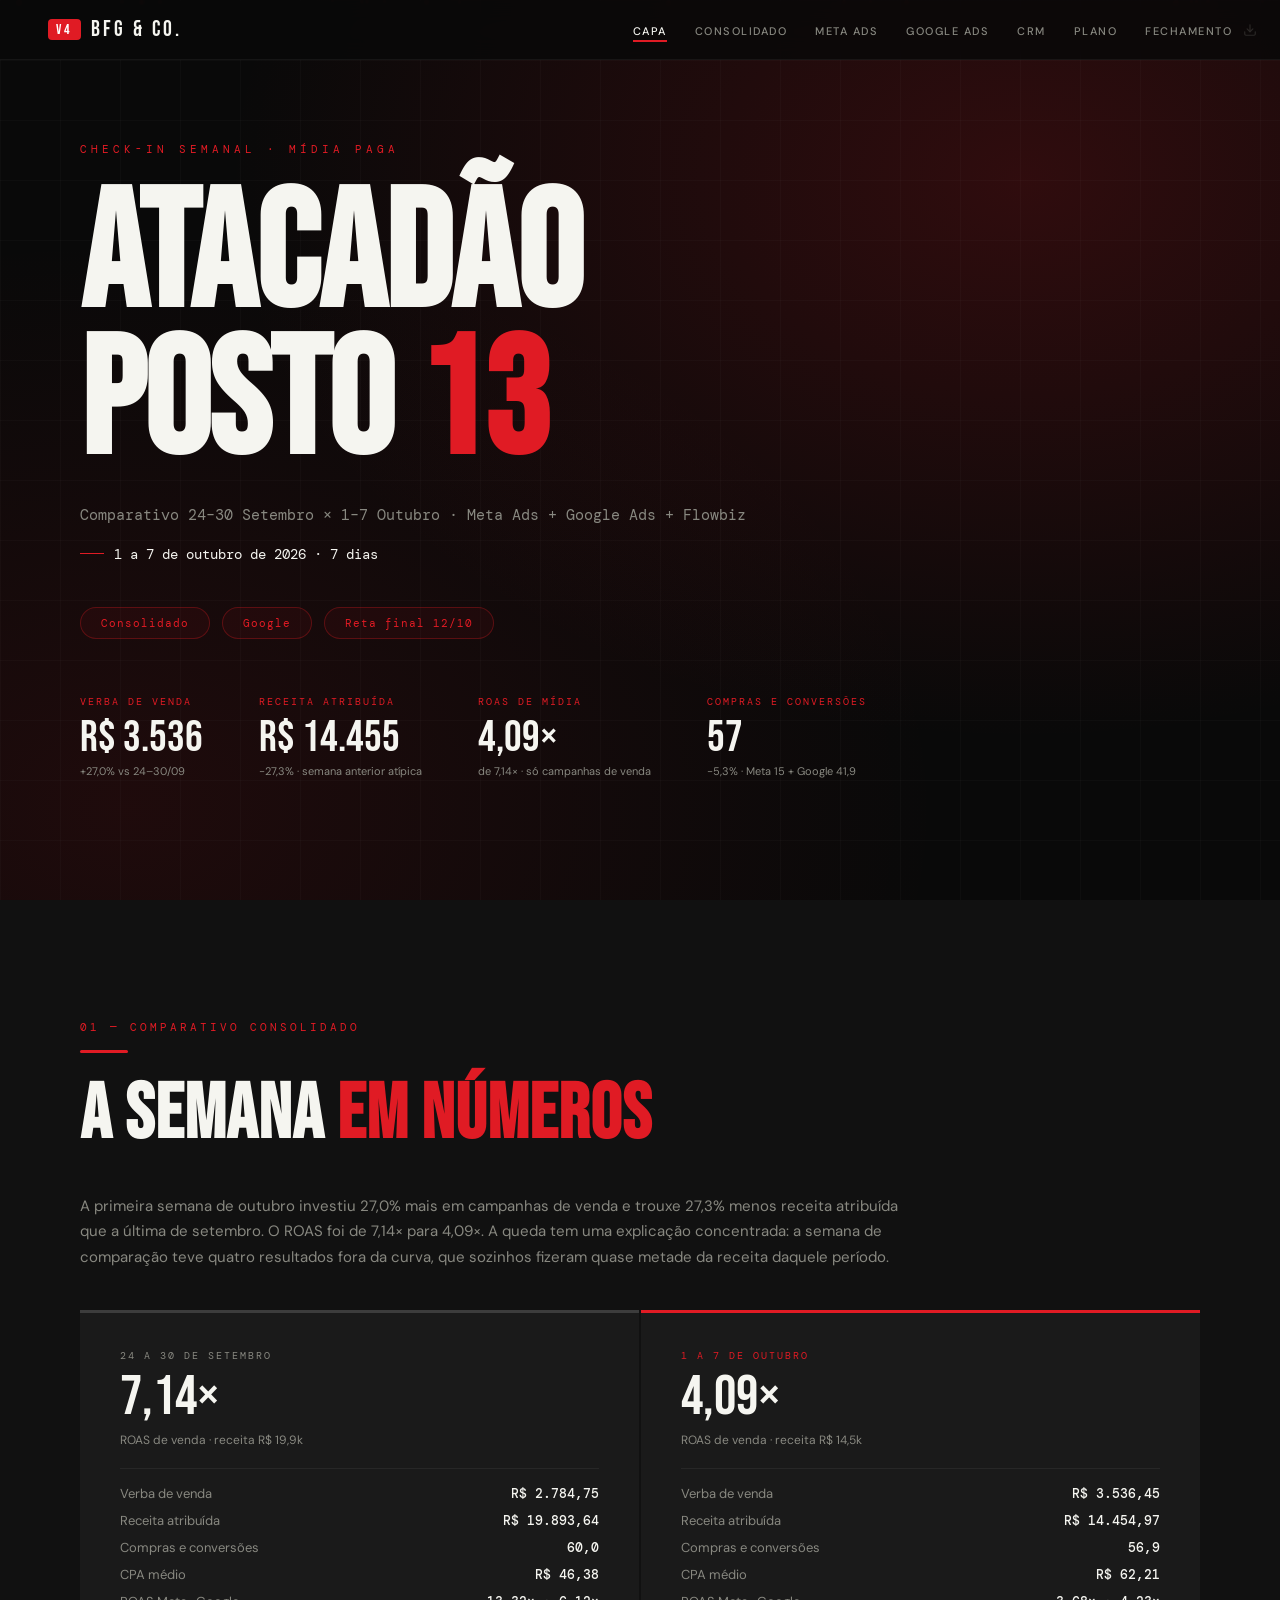
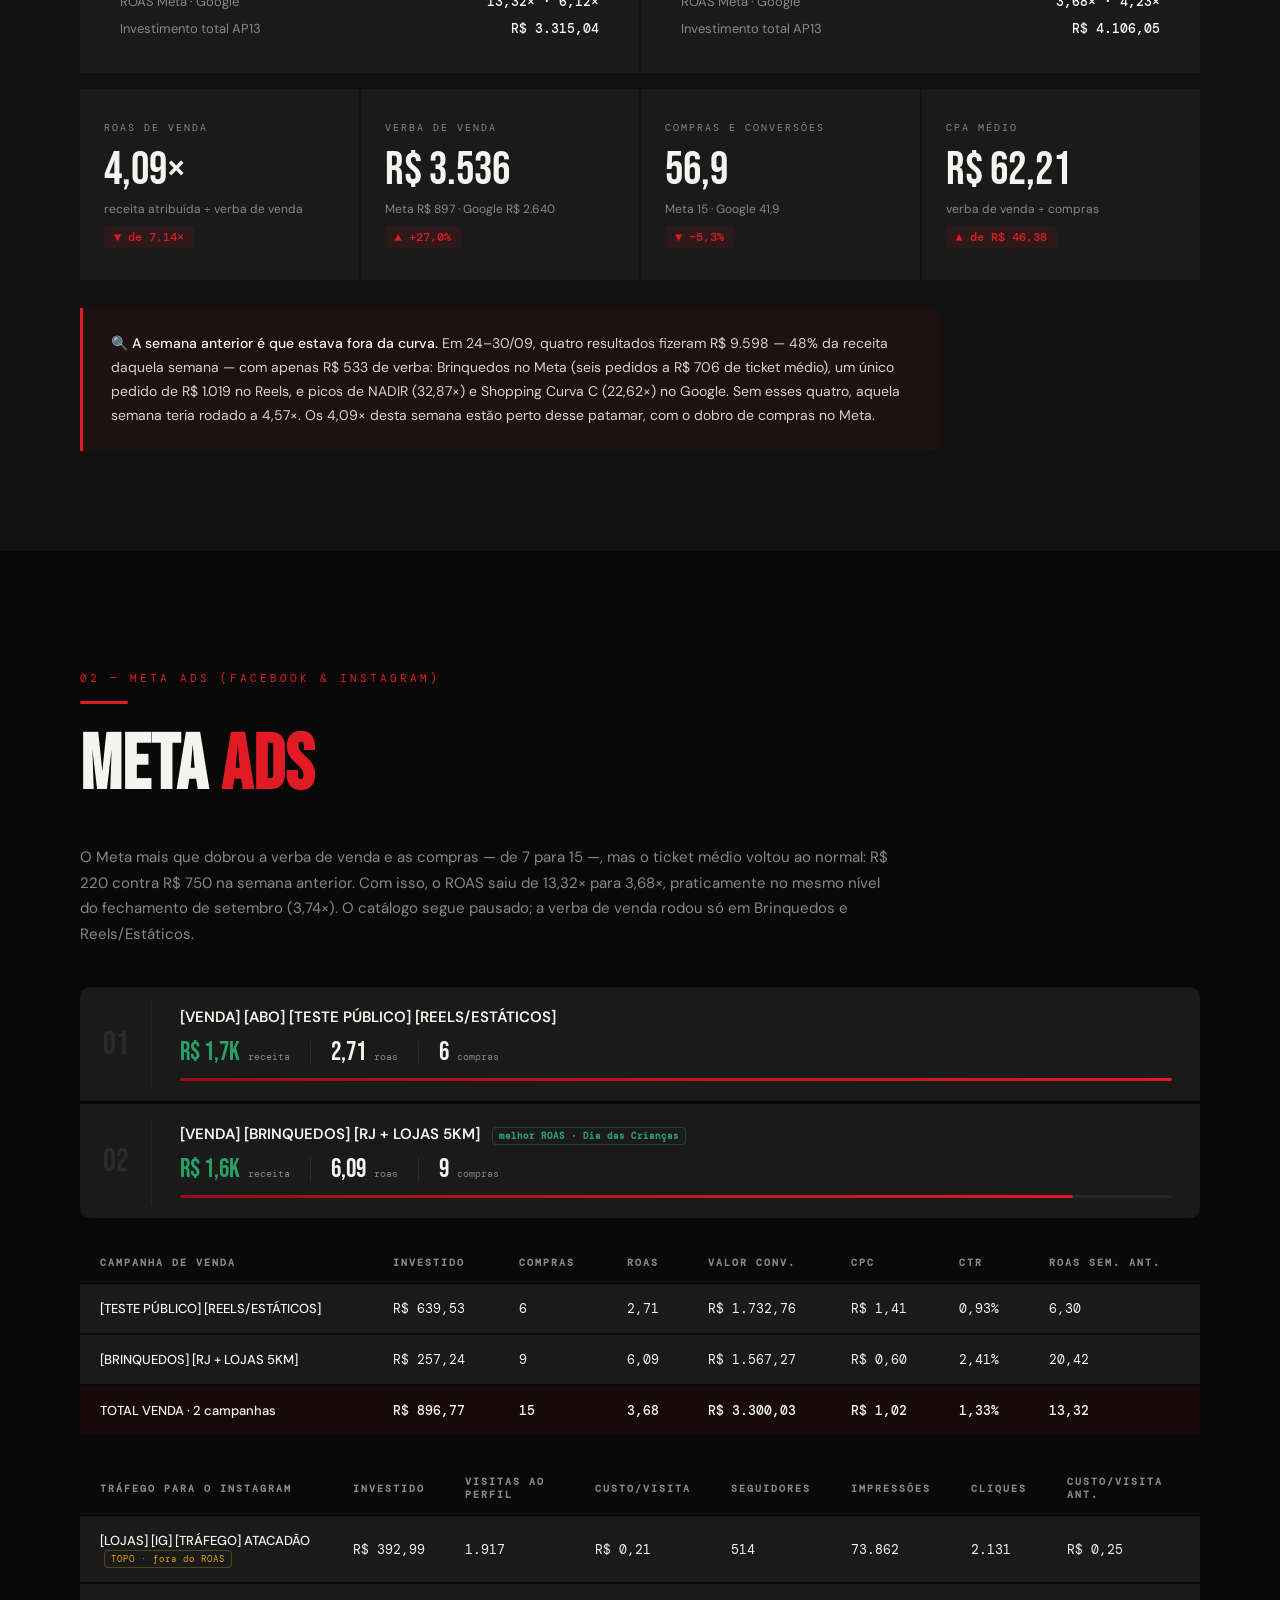
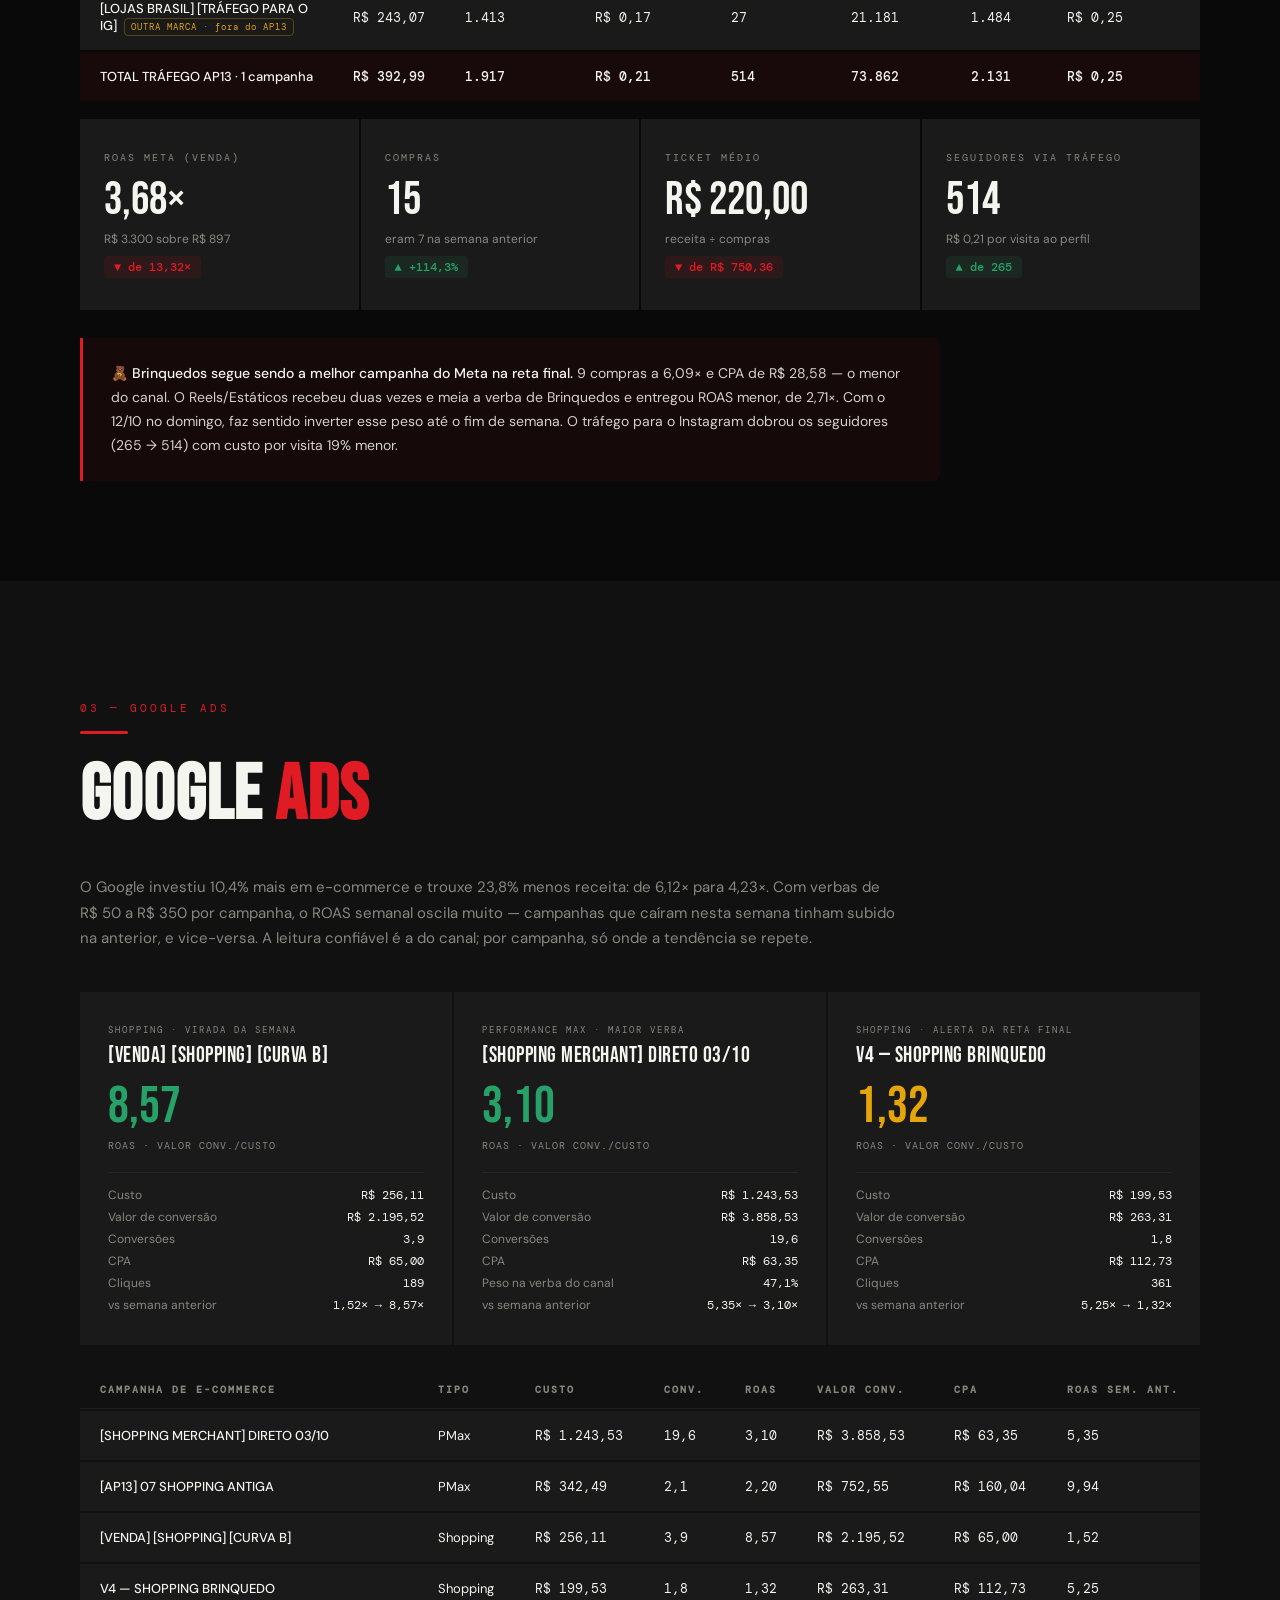
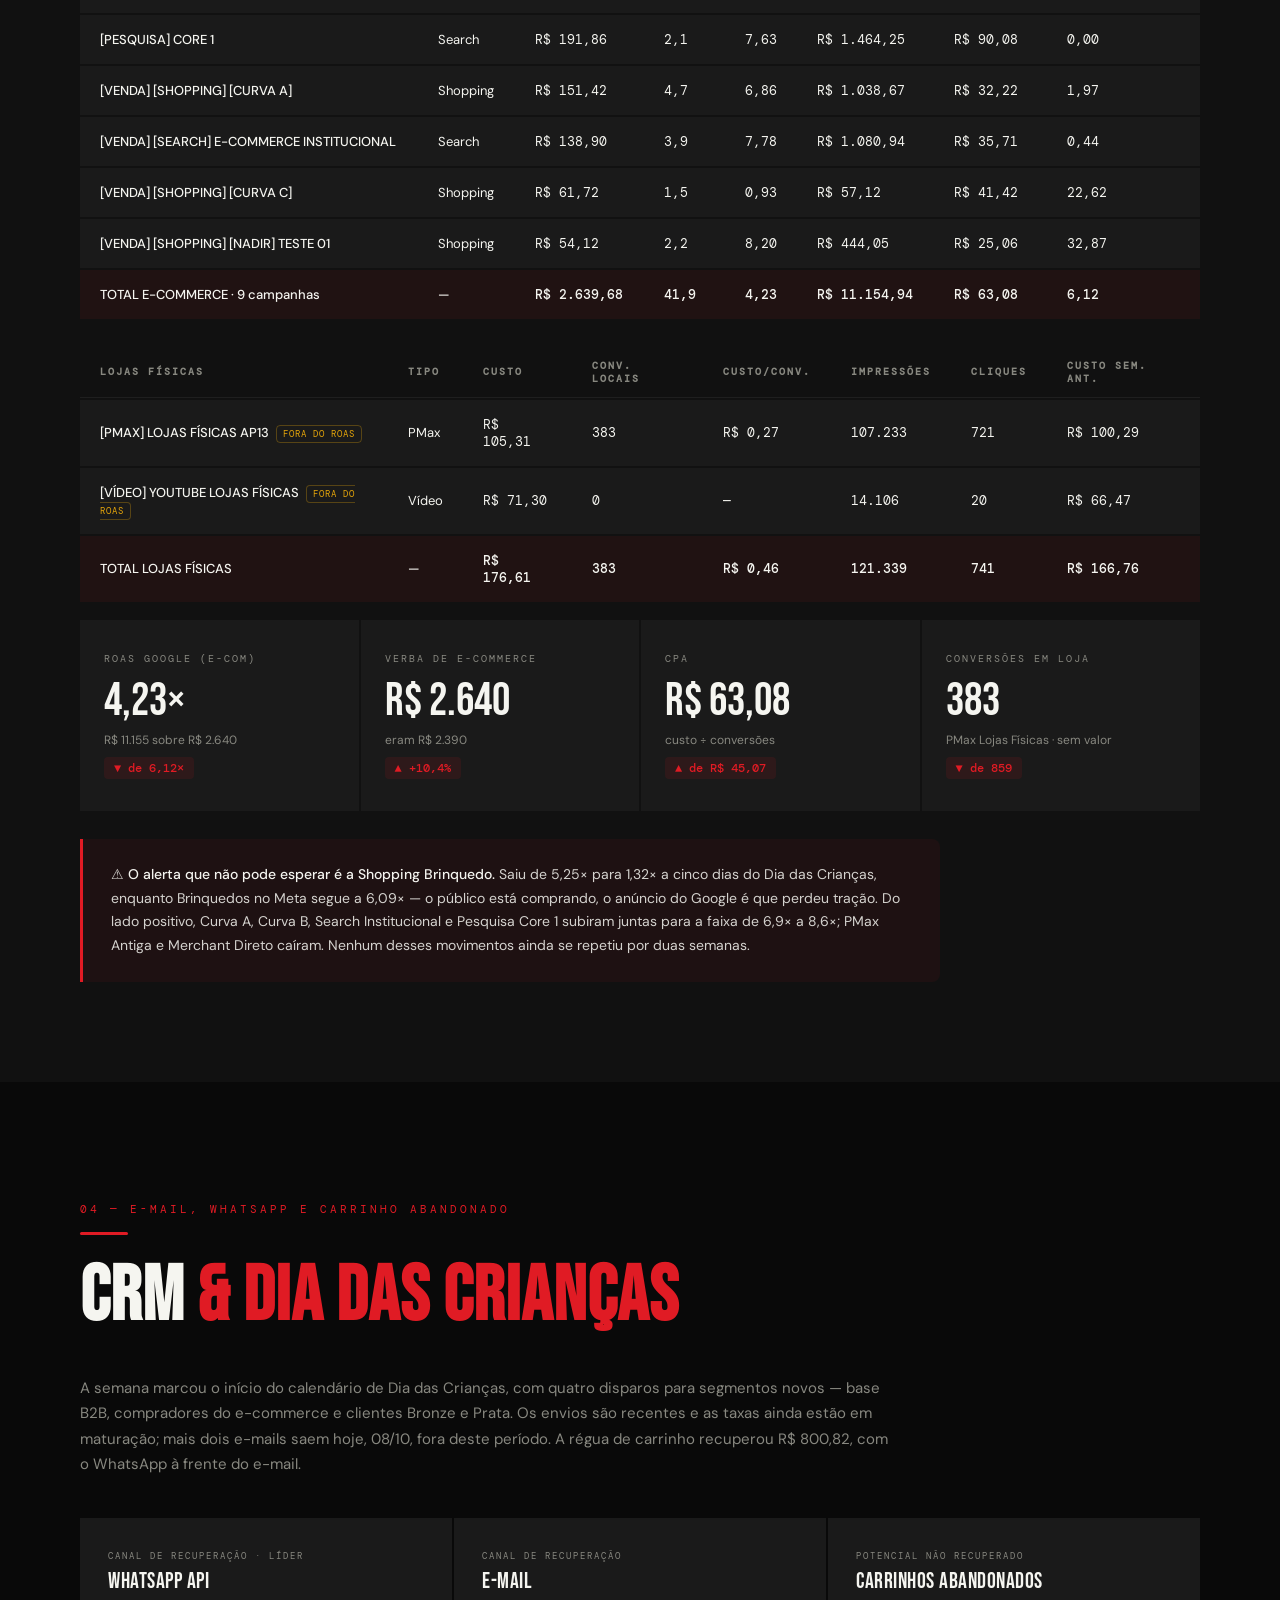
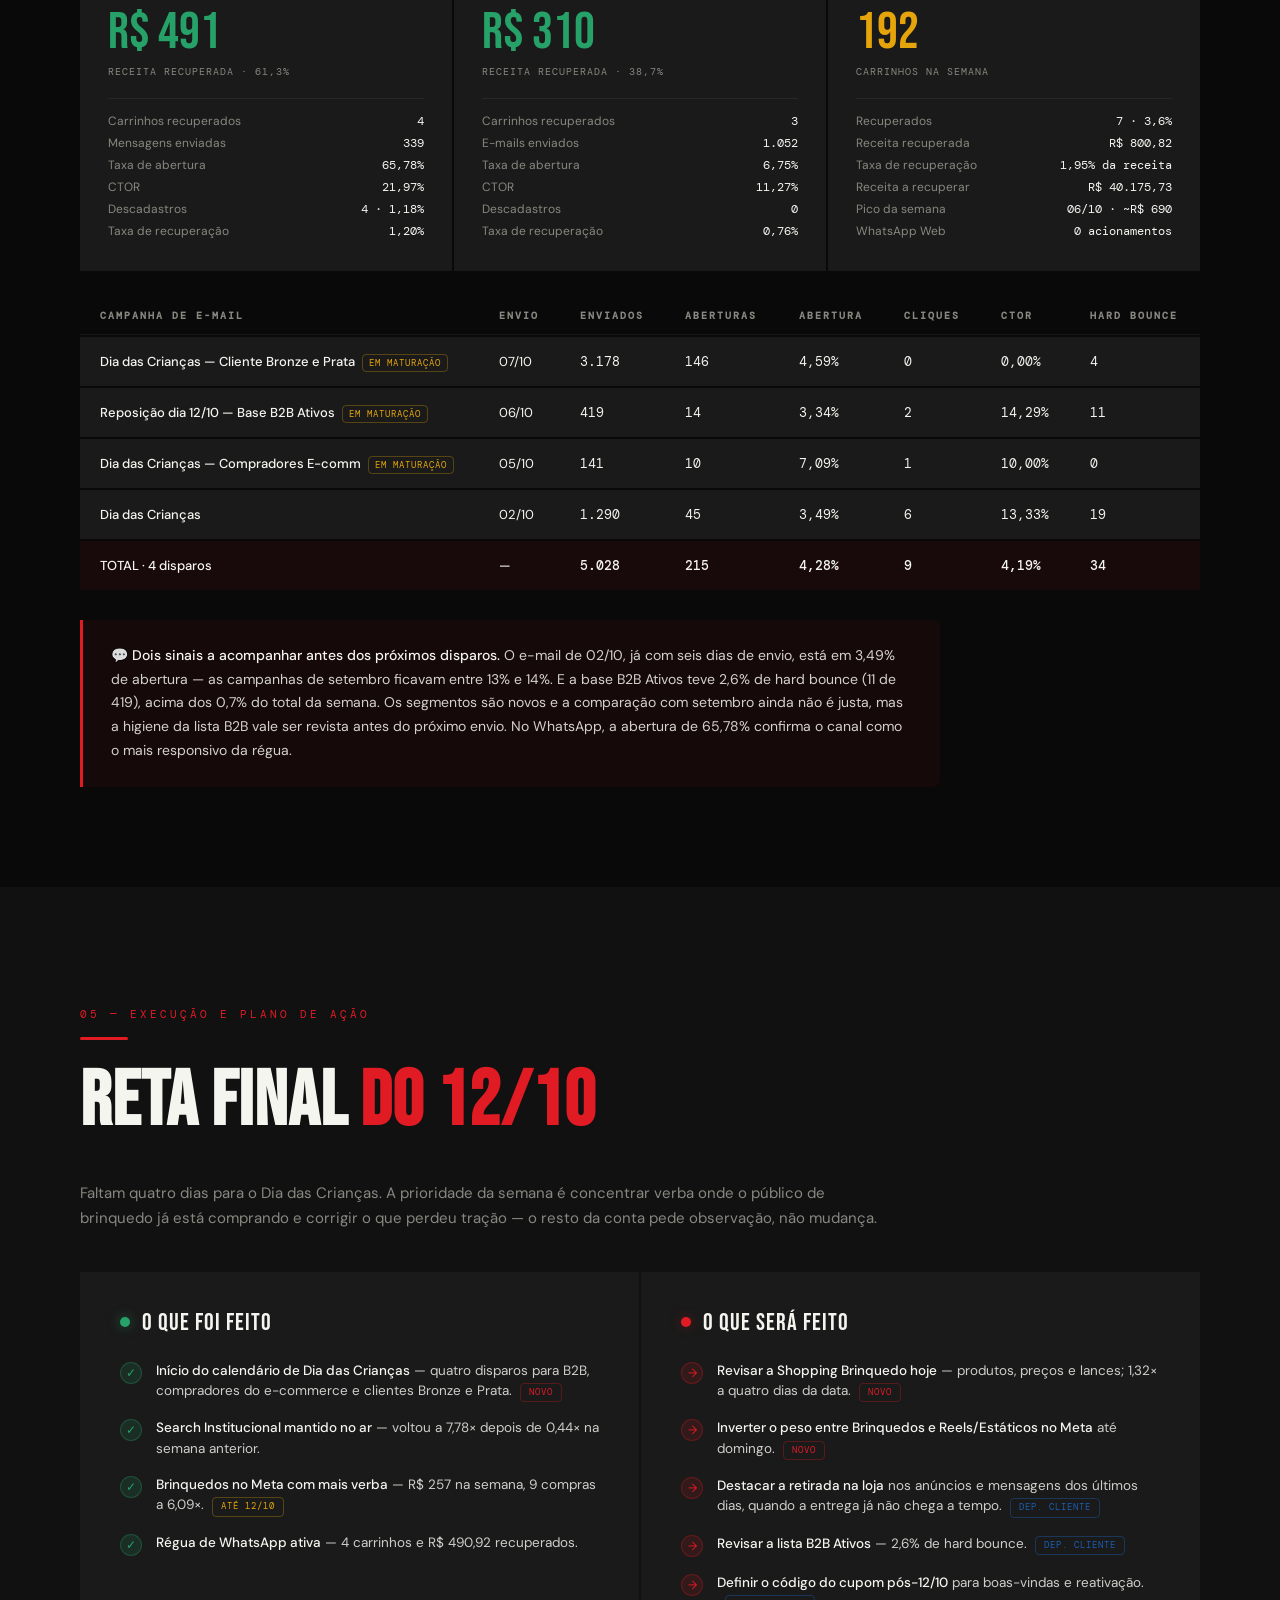
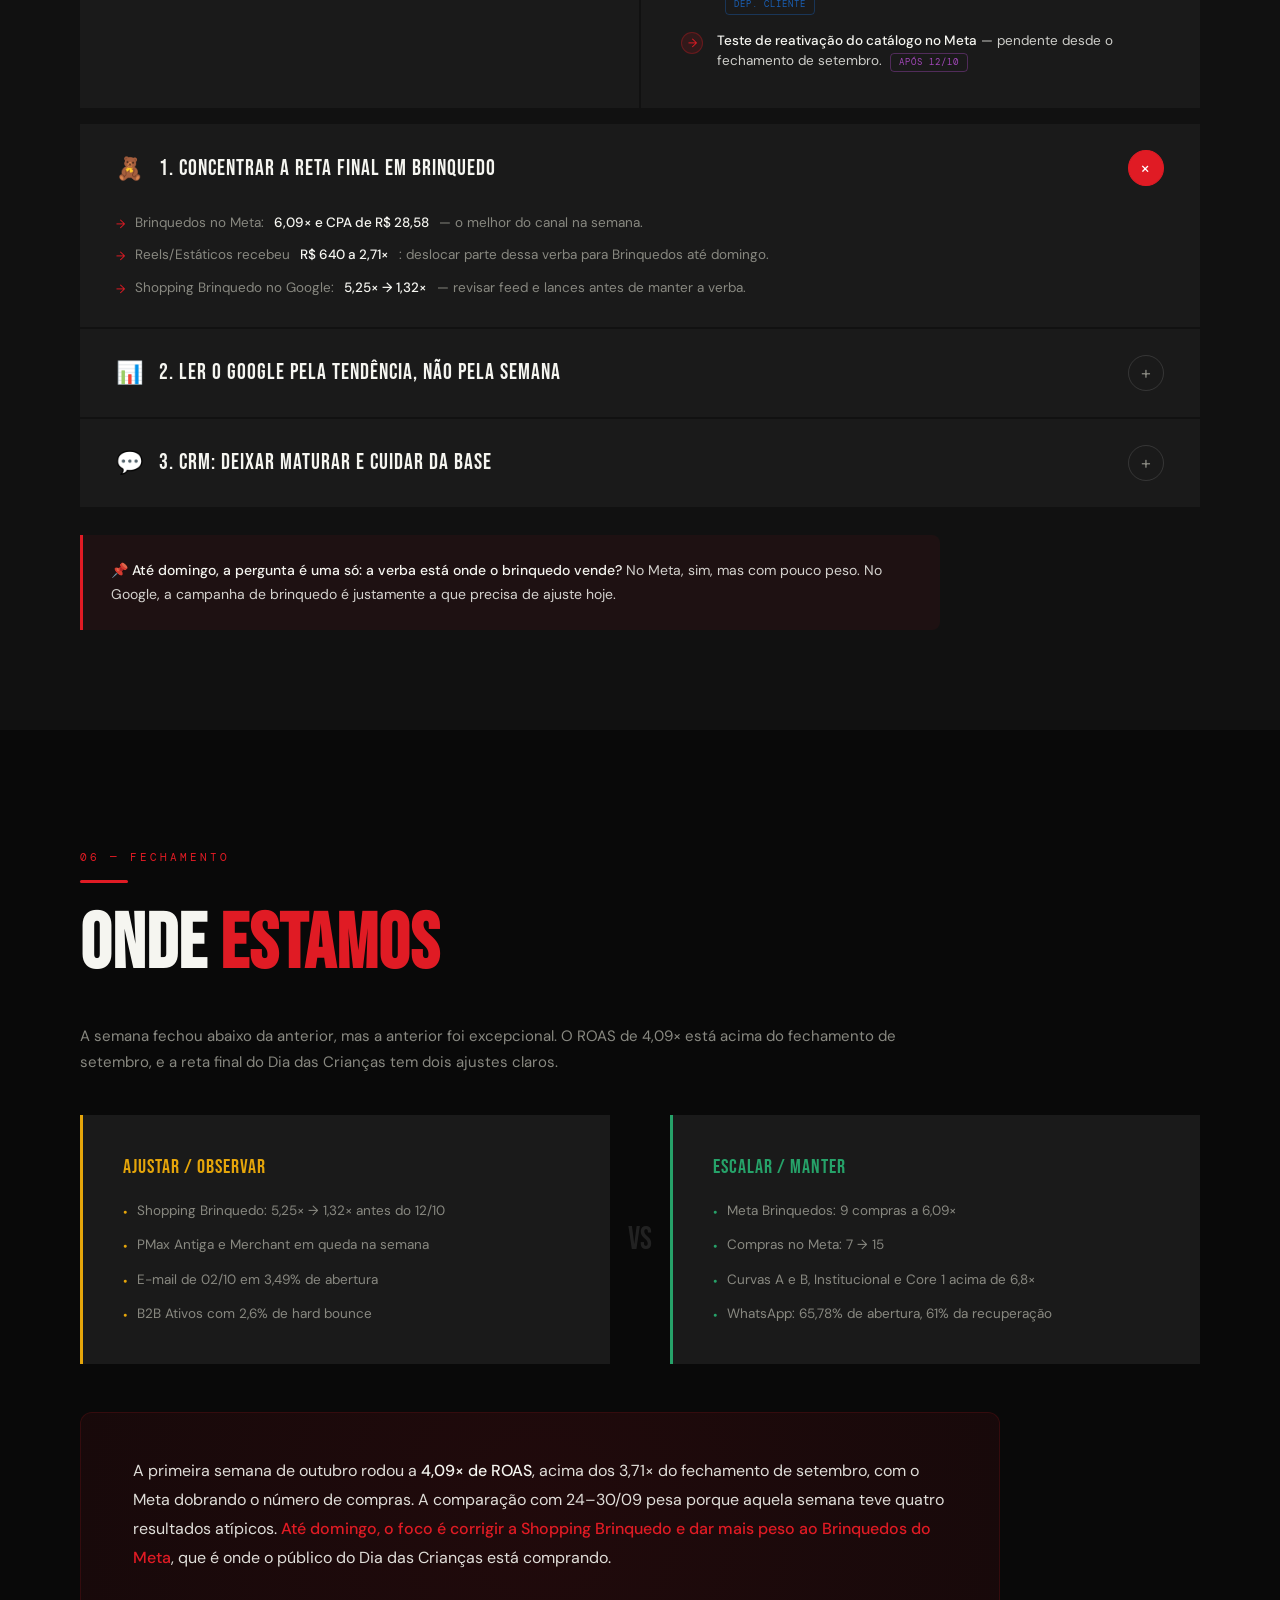
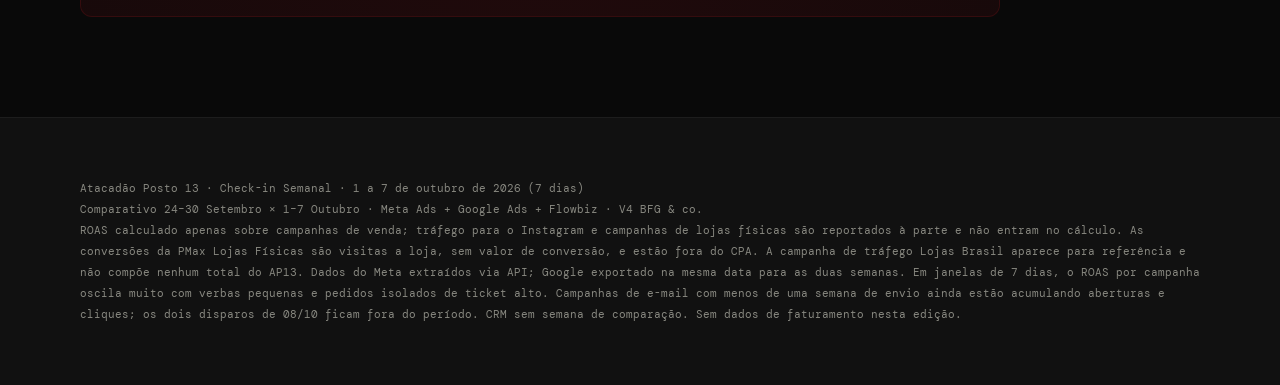
<file: clientes/atacadao-posto-13/checkin/ap13-checkin-semanal-01a07-out2026.html>
<!DOCTYPE html>
<html lang="pt-BR">
<head>
<!--bfg-seo-->
<meta name="robots" content="noindex, nofollow, noarchive">
<!--/bfg-seo-->
<meta charset="UTF-8">
<meta name="viewport" content="width=device-width, initial-scale=1.0">
<title>Check-in Semanal — Atacadão Posto 13 · 01–07 Outubro 2026</title>
<link href="https://fonts.googleapis.com/css2?family=Bebas+Neue&family=DM+Sans:ital,wght@0,300;0,400;0,500;0,700;1,300&family=DM+Mono:wght@400;500&display=swap" rel="stylesheet">
<style>
:root{
  --red:#e01b24; --red-dark:#9a0f15; --red-glow:rgba(224,27,36,.35);
  --bg:#090909; --bg2:#111111; --bg3:#1a1a1a;
  --white:#f5f5f0; --muted:#888880;
  --green:#26a269; --yellow:#e5a50a; --blue:#1a5fb4; --purple:#a347ba;
}
*,*::before,*::after{box-sizing:border-box;margin:0;padding:0;}
html{scroll-behavior:smooth;}
body{font-family:'DM Sans',sans-serif;background:var(--bg);color:var(--white);overflow-x:hidden;}
section{display:flex;flex-direction:column;justify-content:center;padding:120px 80px 100px;position:relative;overflow:hidden;}
h1{font-family:'Bebas Neue',sans-serif;font-size:clamp(80px,13vw,180px);line-height:.88;letter-spacing:-1px;}
h2{font-family:'Bebas Neue',sans-serif;font-size:clamp(48px,6vw,80px);line-height:1;letter-spacing:1px;margin-bottom:40px;}
.section-label{font-family:'DM Mono',monospace;font-size:11px;letter-spacing:3px;color:var(--red);text-transform:uppercase;margin-bottom:16px;}
.section-divider{width:48px;height:3px;background:var(--red);margin-bottom:24px;border-radius:2px;}
section > p.lead{font-size:15px;color:var(--muted);line-height:1.7;max-width:820px;margin-bottom:24px;}
section > p.lead strong{color:var(--white);font-weight:500;}
::-webkit-scrollbar{width:4px;}
::-webkit-scrollbar-track{background:var(--bg);}
::-webkit-scrollbar-thumb{background:var(--red-dark);border-radius:2px;}

/* NAV */
nav{position:fixed;top:0;left:0;right:0;z-index:100;display:flex;align-items:center;justify-content:space-between;padding:16px 48px;background:rgba(9,9,9,.85);backdrop-filter:blur(12px);border-bottom:1px solid rgba(255,255,255,.05);transition:padding .3s;}
nav.scrolled{padding:10px 48px;background:rgba(9,9,9,.95);}
.nav-logo{font-family:'Bebas Neue',sans-serif;font-size:22px;letter-spacing:3px;display:flex;align-items:center;gap:10px;}
.nav-logo span{display:inline-block;background:var(--red);color:#fff;padding:2px 8px;border-radius:4px;font-size:14px;}
.nav-links{display:flex;gap:28px;list-style:none;}
.nav-links a{color:var(--muted);text-decoration:none;font-size:11px;font-weight:500;letter-spacing:1.5px;text-transform:uppercase;transition:color .2s;position:relative;}
.nav-links a::after{content:'';position:absolute;bottom:-4px;left:0;width:0;height:2px;background:var(--red);transition:width .3s;}
.nav-links a:hover{color:var(--white);}
.nav-links a.active{color:var(--white);}
.nav-links a.active::after{width:100%;}

/* SCROLL PROGRESS */
.scroll-progress{position:fixed;top:0;left:0;height:3px;background:linear-gradient(90deg,var(--red-dark),var(--red));z-index:101;width:0;transition:width .1s linear;}

/* BACK TO TOP */
.btt{position:fixed;bottom:32px;right:32px;width:48px;height:48px;border-radius:50%;background:var(--red);color:#fff;display:flex;align-items:center;justify-content:center;font-size:20px;cursor:pointer;opacity:0;transform:translateY(20px);transition:all .3s;z-index:99;border:none;box-shadow:0 4px 20px var(--red-glow);}
.btt.show{opacity:1;transform:translateY(0);}
.btt:hover{transform:translateY(-4px);box-shadow:0 8px 30px var(--red-glow);}

/* PDF BTN */
.pdf-btn{position:fixed;top:18px;right:18px;width:24px;height:24px;padding:0;border-radius:4px;background:transparent;color:var(--muted,#888);display:flex;align-items:center;justify-content:center;cursor:pointer;border:none;opacity:.25;transition:opacity .3s;z-index:200;}
.pdf-btn:hover{opacity:.9;color:var(--white,#fff);}
.pdf-btn:disabled{cursor:wait;opacity:.5;}
.pdf-btn svg{width:14px;height:14px;}

/* HERO */
#hero{background:radial-gradient(ellipse at 80% 20%,rgba(224,27,36,.18) 0%,transparent 55%),radial-gradient(ellipse at 10% 90%,rgba(224,27,36,.1) 0%,transparent 50%),var(--bg);min-height:100vh;padding-top:120px;}
.grid-overlay{position:absolute;inset:0;background-image:linear-gradient(rgba(255,255,255,.02) 1px,transparent 1px),linear-gradient(90deg,rgba(255,255,255,.02) 1px,transparent 1px);background-size:60px 60px;pointer-events:none;}
.particles{position:absolute;inset:0;pointer-events:none;overflow:hidden;}
.particle{position:absolute;width:4px;height:4px;border-radius:50%;background:var(--red);opacity:.15;animation:float-particle linear infinite;}
@keyframes float-particle{0%{transform:translateY(100vh) scale(0);}50%{opacity:.3;}100%{transform:translateY(-100px) scale(1);opacity:0;}}
.hero-solo{display:flex;flex-direction:column;align-items:flex-start;justify-content:center;max-width:1000px;position:relative;z-index:2;}
.hero-eyebrow{font-family:'DM Mono',monospace;font-size:11px;letter-spacing:4px;color:var(--red);text-transform:uppercase;margin-bottom:28px;}
#hero h1 span{color:var(--red);}
.hero-sub{font-family:'DM Mono',monospace;font-size:15px;color:var(--muted);margin-top:28px;}
.hero-period{font-family:'DM Mono',monospace;font-size:14px;color:var(--white);margin-top:20px;display:flex;align-items:center;gap:10px;}
.hero-period::before{content:'';display:inline-block;width:24px;height:1px;background:var(--red);}
.hero-pills{display:flex;gap:12px;margin-top:44px;flex-wrap:wrap;}
.hero-pill{font-family:'DM Mono',monospace;font-size:11px;letter-spacing:1px;padding:8px 20px;border-radius:20px;border:1px solid rgba(224,27,36,.3);color:var(--red);background:rgba(224,27,36,.06);transition:all .3s;cursor:pointer;text-decoration:none;}
.hero-pill:hover{background:var(--red);color:#fff;border-color:var(--red);transform:translateY(-2px);box-shadow:0 8px 24px var(--red-glow);}
.hero-stats{margin-top:56px;display:flex;gap:56px;flex-wrap:wrap;}
.hero-stat-label{font-family:'DM Mono',monospace;font-size:10px;letter-spacing:2px;color:var(--red);text-transform:uppercase;margin-bottom:8px;}
.hero-stat-val{font-family:'Bebas Neue',sans-serif;font-size:44px;line-height:1;}
.hero-stat-sub{font-size:11px;color:var(--muted);margin-top:4px;}

/* REVEAL */
.reveal{opacity:0;transform:translateY(28px);transition:opacity .7s ease,transform .7s ease;}
.reveal.visible{opacity:1;transform:none;}
.reveal-delay-1{transition-delay:.1s;}
.reveal-delay-2{transition-delay:.2s;}
.reveal-delay-3{transition-delay:.3s;}
.reveal-delay-4{transition-delay:.4s;}

/* CONSOLIDADO — week-grid style comparativo */
.cmp-grid{display:grid;grid-template-columns:1fr 1fr;gap:2px;margin-top:16px;}
.cmp-card{background:var(--bg3);padding:36px 40px;position:relative;overflow:hidden;transition:all .3s;}
.cmp-card:hover{background:#1e1e1e;}
.cmp-card.jul{border-top:3px solid var(--red);}
.cmp-card.jun{border-top:3px solid rgba(255,255,255,.15);}
.cmp-period{font-family:'DM Mono',monospace;font-size:10px;letter-spacing:2px;color:var(--muted);text-transform:uppercase;margin-bottom:8px;}
.cmp-period.jul{color:var(--red);}
.cmp-big{font-family:'Bebas Neue',sans-serif;font-size:56px;line-height:1;}
.cmp-sub{font-size:12px;color:var(--muted);margin:6px 0 20px;}
.cmp-rows{border-top:1px solid rgba(255,255,255,.06);padding-top:16px;display:flex;flex-direction:column;gap:10px;}
.cmp-row{display:flex;justify-content:space-between;font-size:13px;}
.cmp-row-label{color:var(--muted);}
.cmp-row-val{font-family:'DM Mono',monospace;font-weight:500;}

/* DELTA metric cards */
.metrics-grid{display:grid;grid-template-columns:repeat(4,1fr);gap:2px;margin-top:16px;}
.metric-card{background:var(--bg3);padding:32px 24px;text-align:left;transition:all .4s;position:relative;overflow:hidden;}
.metric-card:hover{background:#202020;transform:translateY(-6px);box-shadow:0 16px 48px rgba(0,0,0,.3);}
.metric-card::before{content:'';position:absolute;top:0;left:0;width:0;height:3px;background:var(--red);transition:all .4s;}
.metric-card:hover::before{width:100%;}
.metric-label{font-family:'DM Mono',monospace;font-size:10px;letter-spacing:2px;color:var(--muted);text-transform:uppercase;margin-bottom:14px;}
.metric-val{font-family:'Bebas Neue',sans-serif;font-size:46px;line-height:1;margin-bottom:6px;}
.metric-desc{font-size:12px;color:var(--muted);line-height:1.5;}
.delta{font-family:'DM Mono',monospace;font-size:12px;font-weight:500;display:inline-block;margin-top:8px;padding:3px 10px;border-radius:4px;}
.delta.up{color:var(--green);background:rgba(38,162,105,.1);}
.delta.down{color:var(--red);background:rgba(224,27,36,.1);}
.delta.flat{color:var(--muted);background:rgba(255,255,255,.05);}

/* RANKING / LEADERBOARD */
.champ-grid{display:flex;flex-direction:column;gap:3px;margin-top:16px;}
.champ-card{display:grid;grid-template-columns:72px 1fr;align-items:center;background:var(--bg3);overflow:hidden;transition:background .25s;}
.champ-card:first-child{border-radius:10px 10px 0 0;}
.champ-card:last-child{border-radius:0 0 10px 10px;}
.champ-card:hover{background:#202020;}
.champ-rank{font-family:'Bebas Neue',sans-serif;font-size:32px;color:rgba(255,255,255,.08);text-align:center;padding:24px 0;border-right:1px solid rgba(255,255,255,.04);}
.champ-card:hover .champ-rank{color:var(--red);}
.champ-body{padding:20px 28px;display:flex;flex-direction:column;gap:10px;}
.champ-name{font-size:15px;font-weight:600;color:var(--white);}
.champ-name .tag{font-family:'DM Mono',monospace;font-size:9px;letter-spacing:1px;color:var(--green);border:1px solid rgba(38,162,105,.3);padding:2px 6px;border-radius:4px;margin-left:8px;vertical-align:middle;}
.champ-name .tag.new{color:var(--yellow);border-color:rgba(229,165,10,.3);}
.champ-stats{display:flex;align-items:center;gap:20px;flex-wrap:wrap;}
.champ-stat{display:flex;align-items:baseline;gap:8px;}
.champ-stat-val{font-family:'Bebas Neue',sans-serif;font-size:26px;}
.champ-stat-label{font-family:'DM Mono',monospace;font-size:10px;color:var(--muted);}
.champ-div{width:1px;height:24px;background:rgba(255,255,255,.08);}
.champ-bar-wrap{height:3px;background:rgba(255,255,255,.05);border-radius:2px;overflow:hidden;}
.champ-bar{height:100%;background:linear-gradient(90deg,var(--red-dark),var(--red));border-radius:2px;transition:width 1.2s ease;}

/* ROI TABLE */
.table-wrap{overflow-x:auto;margin-top:24px;}
.roi-table{width:100%;border-collapse:separate;border-spacing:0 2px;min-width:720px;}
.roi-table th{font-family:'DM Mono',monospace;font-size:10px;letter-spacing:2px;color:var(--muted);text-transform:uppercase;text-align:left;padding:12px 20px;border-bottom:1px solid rgba(255,255,255,.06);}
.roi-table td{background:var(--bg3);padding:16px 20px;font-size:13px;transition:all .3s;}
.roi-table tr:hover td{background:#212121;}
.roi-table td strong{font-weight:500;color:var(--white);}
.roi-table .num{font-family:'DM Mono',monospace;}
.roi-table tfoot td{background:rgba(224,27,36,.07);font-weight:500;}

/* FUNNEL */
.funnel-wrap{margin-top:24px;display:flex;flex-direction:column;gap:6px;max-width:760px;}
.funnel-row{display:grid;grid-template-columns:200px 1fr;align-items:center;gap:20px;}
.funnel-label{font-family:'DM Mono',monospace;font-size:11px;letter-spacing:1px;color:var(--muted);text-transform:uppercase;}
.funnel-bar-wrap{height:44px;background:rgba(255,255,255,.04);border-radius:8px;overflow:hidden;position:relative;}
.funnel-bar{height:100%;background:linear-gradient(90deg,var(--red-dark),var(--red));display:flex;align-items:center;padding:0 18px;border-radius:8px;transition:width 1.3s cubic-bezier(.4,0,.2,1);white-space:nowrap;}
.funnel-bar-val{font-family:'Bebas Neue',sans-serif;font-size:22px;color:#fff;}
.funnel-bar-pct{font-family:'DM Mono',monospace;font-size:12px;color:rgba(255,255,255,.85);margin-left:12px;}

/* INSIGHT BOX */
.insight-box{margin-top:28px;padding:24px 28px;background:rgba(224,27,36,.06);border-left:3px solid var(--red);border-radius:0 8px 8px 0;font-size:14px;line-height:1.7;color:rgba(245,245,240,.85);max-width:860px;}
.insight-box strong{color:var(--white);font-weight:500;}

/* GOOGLE CARDS */
.g-grid{display:grid;grid-template-columns:repeat(3,1fr);gap:2px;margin-top:16px;}
.g-card{background:var(--bg3);padding:32px 28px;transition:all .3s;position:relative;overflow:hidden;display:flex;flex-direction:column;gap:6px;}
.g-card:hover{background:#202020;transform:translateY(-4px);}
.g-card::after{content:'';position:absolute;top:0;left:0;right:0;height:3px;background:linear-gradient(90deg,var(--green),transparent);opacity:0;transition:opacity .3s;}
.g-card:hover::after{opacity:1;}
.g-type{font-family:'DM Mono',monospace;font-size:9px;letter-spacing:2px;color:var(--muted);text-transform:uppercase;}
.g-name{font-family:'Bebas Neue',sans-serif;font-size:22px;letter-spacing:.5px;margin-bottom:6px;}
.g-roas{font-family:'Bebas Neue',sans-serif;font-size:52px;line-height:1;color:var(--green);}
.g-roas.low{color:var(--yellow);}
.g-roas-label{font-family:'DM Mono',monospace;font-size:10px;color:var(--muted);text-transform:uppercase;letter-spacing:1px;margin-bottom:14px;}
.g-rows{display:flex;flex-direction:column;gap:6px;border-top:1px solid rgba(255,255,255,.06);padding-top:14px;}
.g-row{display:flex;justify-content:space-between;font-size:12px;}
.g-row span:first-child{color:var(--muted);}
.g-row span:last-child{font-family:'DM Mono',monospace;}

/* PILAR ACCORDION */
.pilar-grid{display:flex;flex-direction:column;gap:2px;margin-top:16px;}
.pilar-block{background:var(--bg3);overflow:hidden;transition:background .3s;}
.pilar-block:hover{background:#1e1e1e;}
.pilar-header{display:flex;align-items:center;justify-content:space-between;padding:26px 36px;cursor:pointer;user-select:none;transition:all .3s;}
.pilar-header:hover{padding-left:44px;}
.pilar-header-left{display:flex;align-items:center;gap:16px;}
.pilar-block-title{font-family:'Bebas Neue',sans-serif;font-size:22px;letter-spacing:1px;}
.pilar-toggle{width:36px;height:36px;border-radius:50%;border:1px solid rgba(255,255,255,.12);display:flex;align-items:center;justify-content:center;color:var(--muted);font-size:18px;transition:all .4s;flex-shrink:0;}
.pilar-block.open .pilar-toggle{transform:rotate(45deg);background:var(--red);border-color:var(--red);color:#fff;}
.pilar-body{max-height:0;overflow:hidden;transition:max-height .5s cubic-bezier(.4,0,.2,1),padding .3s;}
.pilar-block.open .pilar-body{max-height:700px;}
.pilar-body-inner{padding:0 36px 28px;}
.pilar-items{list-style:none;display:flex;flex-direction:column;gap:10px;}
.pilar-items li{font-size:13.5px;color:var(--muted);line-height:1.6;display:flex;align-items:flex-start;gap:10px;opacity:0;transform:translateX(-12px);transition:all .3s ease;}
.pilar-block.open .pilar-items li{opacity:1;transform:translateX(0);}
.pilar-block.open .pilar-items li:nth-child(1){transition-delay:.05s;}
.pilar-block.open .pilar-items li:nth-child(2){transition-delay:.1s;}
.pilar-block.open .pilar-items li:nth-child(3){transition-delay:.15s;}
.pilar-block.open .pilar-items li:nth-child(4){transition-delay:.2s;}
.pilar-block.open .pilar-items li:nth-child(5){transition-delay:.25s;}
.pilar-items li::before{content:'→';color:var(--red);font-size:12px;flex-shrink:0;margin-top:3px;}
.pilar-items li strong{color:var(--white);font-weight:500;}
.pilar-items li .dep{font-family:'DM Mono',monospace;font-size:9px;letter-spacing:1px;color:var(--yellow);border:1px solid rgba(229,165,10,.3);padding:2px 7px;border-radius:4px;margin-left:6px;text-transform:uppercase;white-space:nowrap;}

/* TIMELINE (feito / a fazer) */
.two-col{display:grid;grid-template-columns:1fr 1fr;gap:2px;margin-top:16px;}
@media (max-width:900px){.two-col{grid-template-columns:1fr;}}
.col-block{background:var(--bg3);padding:36px 40px;}
.col-title{font-family:'Bebas Neue',sans-serif;font-size:24px;letter-spacing:1px;margin-bottom:24px;display:flex;align-items:center;gap:12px;}
.col-title .dot{width:10px;height:10px;border-radius:50%;}
.dot.done{background:var(--green);box-shadow:0 0 12px rgba(38,162,105,.5);}
.dot.next{background:var(--red);box-shadow:0 0 12px var(--red-glow);}
.task-list{list-style:none;display:flex;flex-direction:column;gap:16px;}
.task{display:flex;gap:14px;align-items:flex-start;font-size:13.5px;line-height:1.5;color:rgba(245,245,240,.82);}
.task .ico{flex-shrink:0;width:22px;height:22px;border-radius:50%;display:flex;align-items:center;justify-content:center;font-size:12px;margin-top:1px;}
.ico.check{background:rgba(38,162,105,.15);color:var(--green);border:1px solid rgba(38,162,105,.3);}
.ico.arrow{background:rgba(224,27,36,.12);color:var(--red);border:1px solid rgba(224,27,36,.3);}
.task .txt strong{color:var(--white);font-weight:500;}
.task .stat{font-family:'DM Mono',monospace;font-size:9px;letter-spacing:1px;text-transform:uppercase;padding:2px 8px;border-radius:4px;margin-left:8px;white-space:nowrap;display:inline-block;}
.stat.and{color:var(--yellow);border:1px solid rgba(229,165,10,.3);}
.stat.dep{color:var(--blue);border:1px solid rgba(26,95,180,.4);}
.stat.acc{color:var(--purple);border:1px solid rgba(163,71,186,.4);}
.stat.novo{color:var(--red);border:1px solid rgba(224,27,36,.3);}

/* POS GRID */
.pos-grid{display:grid;grid-template-columns:1fr 60px 1fr;align-items:stretch;margin-top:16px;}
@media (max-width:900px){.pos-grid{grid-template-columns:1fr;}.pos-vs{padding:16px 0;}}
.pos-col{background:var(--bg3);padding:40px;display:flex;flex-direction:column;gap:14px;}
.pos-col.bad{border-left:3px solid var(--yellow);}
.pos-col.bad:hover{background:#1a1712;}
.pos-col.good{border-left:3px solid var(--green);}
.pos-col.good:hover{background:#111a15;}
.pos-vs{display:flex;align-items:center;justify-content:center;font-family:'Bebas Neue',sans-serif;font-size:32px;color:rgba(255,255,255,.1);}
.pos-title{font-family:'Bebas Neue',sans-serif;font-size:20px;letter-spacing:1px;margin-bottom:8px;}
.pos-item{font-size:13.5px;color:var(--muted);line-height:1.5;transition:transform .2s;display:flex;gap:10px;align-items:flex-start;}
.pos-item:hover{transform:translateX(6px);}
.pos-item::before{content:'●';font-size:7px;flex-shrink:0;margin-top:6px;}
.pos-col.bad .pos-item::before{color:var(--yellow);}
.pos-col.good .pos-item::before{color:var(--green);}

/* VISAO */
.visao-box{margin-top:48px;padding:44px 52px;background:rgba(224,27,36,.06);border:1px solid rgba(224,27,36,.15);border-radius:12px;max-width:920px;position:relative;overflow:hidden;}
.visao-box::before{content:'';position:absolute;top:-50%;right:-50%;width:200%;height:200%;background:radial-gradient(circle,rgba(224,27,36,.05) 0%,transparent 60%);pointer-events:none;animation:pulse-glow 4s ease-in-out infinite;}
@keyframes pulse-glow{0%,100%{opacity:.5;transform:scale(1);}50%{opacity:1;transform:scale(1.05);}}
.visao-text{font-size:16px;line-height:1.8;color:rgba(245,245,240,.9);position:relative;z-index:1;}
.visao-text strong{color:var(--white);font-weight:500;}
.visao-text .hl{color:var(--red);font-weight:500;}

/* CRIATIVOS */
.crv-grid{display:grid;grid-template-columns:repeat(3,1fr);gap:2px;margin-top:16px;}
.crv-card{background:var(--bg3);display:flex;flex-direction:column;overflow:hidden;transition:all .3s;}
.crv-card:hover{background:#202020;transform:translateY(-6px);box-shadow:0 16px 48px rgba(0,0,0,.35);}
.crv-img{position:relative;width:100%;aspect-ratio:1/1;overflow:hidden;background:#000;}
.crv-img img{width:100%;height:100%;object-fit:cover;display:block;transition:transform .5s ease;filter:saturate(1.05);}
.crv-card:hover .crv-img img{transform:scale(1.05);}
.crv-img::after{content:'';position:absolute;inset:0;background:linear-gradient(to top,rgba(9,9,9,.55) 0%,transparent 45%);pointer-events:none;}
.crv-rank{position:absolute;top:14px;left:14px;z-index:2;font-family:'Bebas Neue',sans-serif;font-size:26px;line-height:1;color:#fff;background:var(--red);padding:4px 12px;border-radius:6px;box-shadow:0 4px 16px var(--red-glow);}
.crv-body{padding:26px 26px 30px;display:flex;flex-direction:column;gap:14px;}
.crv-name{font-family:'Bebas Neue',sans-serif;font-size:26px;letter-spacing:.5px;line-height:1.05;}
.crv-stats{display:flex;gap:22px;flex-wrap:wrap;}
.crv-stat{display:flex;flex-direction:column;gap:2px;}
.crv-stat-val{font-family:'Bebas Neue',sans-serif;font-size:30px;line-height:1;}
.crv-stat-lbl{font-family:'DM Mono',monospace;font-size:9px;letter-spacing:1.5px;color:var(--muted);text-transform:uppercase;}
.crv-rec{font-family:'DM Mono',monospace;font-size:12px;color:var(--green);}
.crv-bar-wrap{height:3px;background:rgba(255,255,255,.05);border-radius:2px;overflow:hidden;}
.crv-bar{height:100%;background:linear-gradient(90deg,var(--red-dark),var(--red));border-radius:2px;transition:width 1.2s ease;}
.crv-note{font-size:12.5px;color:var(--muted);line-height:1.6;border-top:1px solid rgba(255,255,255,.06);padding-top:14px;}

/* FOOTER */
.foot{padding:60px 80px;background:var(--bg2);border-top:1px solid rgba(255,255,255,.05);}
.foot p{font-family:'DM Mono',monospace;font-size:11px;color:var(--muted);line-height:1.9;}

@media (max-width:768px){
  section{padding:80px 24px 60px;}
  nav{padding:12px 20px;}
  .nav-links{display:none;}
  .hero-stats{flex-direction:column;gap:24px;}
  .cmp-grid{grid-template-columns:1fr;}
  .metrics-grid{grid-template-columns:1fr 1fr;}
  .g-grid{grid-template-columns:1fr;}
  .crv-grid{grid-template-columns:1fr;}
  .funnel-row{grid-template-columns:1fr;gap:6px;}
}

/* ============ PRINT ============ */
@media print{
  @page{size:A4;margin:18mm 16mm 16mm 16mm;}
  *,*::before,*::after{background:transparent !important;background-image:none !important;background-color:transparent !important;color:#111 !important;text-shadow:none !important;box-shadow:none !important;filter:none !important;backdrop-filter:none !important;animation:none !important;transition:none !important;opacity:1 !important;transform:none !important;-webkit-print-color-adjust:exact !important;print-color-adjust:exact !important;}
  html,body{background:#fff !important;color:#111 !important;font-family:'DM Sans',sans-serif !important;font-size:10pt;line-height:1.5;overflow:visible !important;}
  .pdf-btn,.btt,.scroll-progress,#mainNav,nav,.particles,.grid-overlay,.section-divider{display:none !important;}
  .reveal{opacity:1 !important;transform:none !important;}
  section{padding:0 !important;margin:0 0 24pt 0 !important;min-height:auto !important;display:block !important;page-break-inside:auto;}
  #hero{page-break-after:always;break-after:page;padding-top:40pt !important;}
  .hero-eyebrow{font-family:'DM Mono',monospace !important;font-size:9pt !important;letter-spacing:3pt !important;color:#666 !important;margin-bottom:24pt !important;}
  #hero h1{font-family:'Bebas Neue',sans-serif !important;font-size:64pt !important;line-height:.95 !important;color:#111 !important;margin-bottom:20pt !important;}
  #hero h1 span{color:#111 !important;}
  .hero-sub{font-size:12pt !important;color:#444 !important;margin-bottom:8pt !important;}
  .hero-period{font-size:10pt !important;color:#111 !important;margin-bottom:32pt !important;}
  .hero-pills{display:none !important;}
  .hero-stats{display:grid !important;grid-template-columns:repeat(2,1fr) !important;gap:20pt 32pt !important;margin-top:24pt !important;}
  .hero-stat-label{font-family:'DM Mono',monospace !important;font-size:8pt !important;letter-spacing:1.5pt !important;color:#666 !important;margin-bottom:4pt !important;}
  .hero-stat-val{font-family:'Bebas Neue',sans-serif !important;font-size:28pt !important;color:#111 !important;}
  .hero-stat-sub{font-size:8pt !important;color:#666 !important;}
  .section-label{font-family:'DM Mono',monospace !important;font-size:8pt !important;letter-spacing:2pt !important;color:#666 !important;border-top:1pt solid #111 !important;padding-top:12pt !important;margin-bottom:8pt !important;}
  h2{font-family:'Bebas Neue',sans-serif !important;font-size:30pt !important;color:#111 !important;margin-bottom:12pt !important;line-height:1 !important;}
  h2 span{color:#111 !important;}
  p.lead{font-size:10pt !important;color:#444 !important;max-width:100% !important;margin-bottom:14pt !important;}
  p.lead strong{color:#111 !important;}
  .cmp-grid{display:grid !important;grid-template-columns:1fr 1fr !important;gap:0 !important;border-top:1pt solid #111 !important;border-left:1pt solid #111 !important;margin:12pt 0 !important;}
  .cmp-card{border-right:1pt solid #111 !important;border-bottom:1pt solid #111 !important;padding:12pt !important;page-break-inside:avoid;}
  .cmp-period{font-size:8pt !important;color:#666 !important;}
  .cmp-big{font-family:'Bebas Neue',sans-serif !important;font-size:34pt !important;color:#111 !important;}
  .cmp-sub{font-size:8pt !important;color:#666 !important;}
  .cmp-row{font-size:9pt !important;}
  .cmp-row-label{color:#444 !important;}
  .cmp-row-val{color:#111 !important;}
  .metrics-grid{display:grid !important;grid-template-columns:repeat(4,1fr) !important;gap:0 !important;border-top:1pt solid #111 !important;border-left:1pt solid #111 !important;margin:12pt 0 !important;}
  .metric-card{border-right:1pt solid #111 !important;border-bottom:1pt solid #111 !important;padding:12pt !important;page-break-inside:avoid;}
  .metric-label{font-size:7.5pt !important;color:#666 !important;}
  .metric-val{font-family:'Bebas Neue',sans-serif !important;font-size:28pt !important;color:#111 !important;}
  .metric-desc{font-size:8pt !important;color:#555 !important;}
  .delta{font-size:8pt !important;border:.5pt solid #999 !important;color:#111 !important;padding:1pt 5pt !important;}
  .champ-card{display:grid !important;grid-template-columns:40pt 1fr !important;border:.5pt solid #ddd !important;margin-bottom:4pt !important;page-break-inside:avoid;}
  .champ-rank{font-size:18pt !important;color:#999 !important;padding:8pt 0 !important;}
  .champ-name{font-size:10pt !important;color:#111 !important;}
  .champ-name .tag{color:#111 !important;border:.5pt solid #999 !important;}
  .champ-stat-val{font-family:'Bebas Neue',sans-serif !important;font-size:16pt !important;color:#111 !important;}
  .champ-stat-label{font-size:7pt !important;color:#666 !important;}
  .champ-bar-wrap,.champ-div{display:none !important;}
  .roi-table{border:1pt solid #111 !important;min-width:0 !important;margin:12pt 0 !important;}
  .roi-table th,.roi-table td{border:.5pt solid #999 !important;padding:5pt 7pt !important;color:#111 !important;font-size:8pt !important;}
  .funnel-wrap{margin:12pt 0 !important;page-break-inside:avoid;}
  .funnel-row{display:grid !important;grid-template-columns:120pt 1fr !important;gap:10pt !important;margin-bottom:4pt !important;}
  .funnel-label{font-size:8pt !important;color:#444 !important;}
  .funnel-bar-wrap{height:22pt !important;background:#f0f0f0 !important;border:.5pt solid #ddd !important;}
  .funnel-bar{background:#111 !important;padding:0 8pt !important;}
  .funnel-bar-val{font-family:'Bebas Neue',sans-serif !important;font-size:13pt !important;color:#fff !important;}
  .funnel-bar-pct{color:#fff !important;font-size:8pt !important;}
  .insight-box{border:none !important;border-left:2pt solid #111 !important;padding:8pt 12pt !important;margin:12pt 0 !important;font-size:9.5pt !important;color:#222 !important;page-break-inside:avoid;}
  .insight-box strong{color:#111 !important;}
  .g-grid{display:grid !important;grid-template-columns:repeat(3,1fr) !important;gap:0 !important;border-top:1pt solid #111 !important;border-left:1pt solid #111 !important;margin:12pt 0 !important;}
  .g-card{border-right:1pt solid #111 !important;border-bottom:1pt solid #111 !important;padding:12pt !important;page-break-inside:avoid;}
  .g-type{font-size:7pt !important;color:#666 !important;}
  .g-name{font-family:'Bebas Neue',sans-serif !important;font-size:14pt !important;color:#111 !important;}
  .g-roas{font-family:'Bebas Neue',sans-serif !important;font-size:34pt !important;color:#111 !important;}
  .g-roas-label{font-size:7pt !important;color:#666 !important;}
  .g-row{font-size:8pt !important;}
  .g-row span{color:#333 !important;}
  .pilar-block{border:1pt solid #111 !important;margin-bottom:8pt !important;page-break-inside:avoid;}
  .pilar-header{padding:10pt 12pt !important;border-bottom:.5pt solid #ddd !important;}
  .pilar-toggle{display:none !important;}
  .pilar-block-title{font-family:'Bebas Neue',sans-serif !important;font-size:14pt !important;color:#111 !important;}
  .pilar-body{max-height:none !important;overflow:visible !important;}
  .pilar-body-inner{padding:10pt 12pt !important;}
  .pilar-items li{opacity:1 !important;transform:none !important;font-size:9pt !important;color:#222 !important;}
  .pilar-items li strong{color:#111 !important;}
  .pilar-items li .dep{color:#111 !important;border:.5pt solid #999 !important;}
  .two-col{display:grid !important;grid-template-columns:1fr 1fr !important;gap:0 !important;border-top:1pt solid #111 !important;border-left:1pt solid #111 !important;margin:12pt 0 !important;}
  .col-block{border-right:1pt solid #111 !important;border-bottom:1pt solid #111 !important;padding:12pt !important;page-break-inside:avoid;}
  .col-title{font-family:'Bebas Neue',sans-serif !important;font-size:14pt !important;color:#111 !important;margin-bottom:10pt !important;}
  .col-title .dot{display:none !important;}
  .task{font-size:9pt !important;color:#222 !important;margin-bottom:6pt !important;}
  .task .ico{display:none !important;}
  .task .txt strong{color:#111 !important;}
  .task .stat{color:#111 !important;border:.5pt solid #999 !important;font-size:6.5pt !important;}
  .pos-grid{display:grid !important;grid-template-columns:1fr 1fr !important;gap:0 !important;border:1pt solid #111 !important;margin:12pt 0 !important;}
  .pos-vs{display:none !important;}
  .pos-col{border-right:.5pt solid #999 !important;padding:12pt !important;}
  .pos-title{font-family:'Bebas Neue',sans-serif !important;font-size:13pt !important;color:#111 !important;}
  .pos-item{font-size:9pt !important;color:#222 !important;}
  .visao-box{border:1pt solid #111 !important;padding:16pt !important;margin:12pt 0 !important;page-break-inside:avoid;}
  .visao-text{font-size:11pt !important;color:#222 !important;}
  .visao-text strong,.visao-text .hl{color:#111 !important;}
  .crv-grid{display:grid !important;grid-template-columns:repeat(3,1fr) !important;gap:8pt !important;margin:12pt 0 !important;}
  .crv-card{border:.5pt solid #999 !important;page-break-inside:avoid;overflow:visible !important;}
  .crv-img{aspect-ratio:1/1 !important;border:.5pt solid #ddd !important;}
  .crv-img img{filter:grayscale(100%) contrast(1.05) !important;-webkit-print-color-adjust:exact !important;print-color-adjust:exact !important;}
  .crv-img::after{display:none !important;}
  .crv-rank{background:#111 !important;color:#fff !important;font-size:14pt !important;padding:2pt 6pt !important;box-shadow:none !important;}
  .crv-body{padding:8pt !important;}
  .crv-name{font-family:'Bebas Neue',sans-serif !important;font-size:13pt !important;color:#111 !important;}
  .crv-stat-val{font-family:'Bebas Neue',sans-serif !important;font-size:16pt !important;color:#111 !important;}
  .crv-stat-lbl{font-size:6.5pt !important;color:#666 !important;}
  .crv-rec{font-size:8pt !important;color:#333 !important;}
  .crv-bar-wrap{display:none !important;}
  .crv-note{font-size:8pt !important;color:#333 !important;border-top:.5pt solid #ddd !important;padding-top:6pt !important;}
  .foot{border-top:1pt solid #111 !important;padding:12pt 0 0 0 !important;margin-top:24pt !important;}
  .foot p{font-size:8pt !important;color:#666 !important;}
  h2,.section-label{page-break-after:avoid;}
}
</style>
</head>
<body>
<div class="scroll-progress" id="scrollProgress"></div>
<button class="btt" id="btt" onclick="window.scrollTo({top:0})">↑</button>
<button class="pdf-btn" id="pdfBtn" onclick="exportarPDF()" aria-label="Baixar PDF">
  <svg viewBox="0 0 24 24" fill="none" stroke="currentColor" stroke-width="2" stroke-linecap="round" stroke-linejoin="round"><path d="M21 15v4a2 2 0 0 1-2 2H5a2 2 0 0 1-2-2v-4"/><polyline points="7 10 12 15 17 10"/><line x1="12" y1="15" x2="12" y2="3"/></svg>
</button>

<nav id="mainNav">
  <div class="nav-logo"><span>V4</span> BFG &amp; co.</div>
  <ul class="nav-links">
    <li><a href="#hero">Capa</a></li>
    <li><a href="#consolidado">Consolidado</a></li>
    <li><a href="#meta">Meta Ads</a></li>
    <li><a href="#google">Google Ads</a></li>
    <li><a href="#crm">CRM</a></li>
    <li><a href="#plano">Plano</a></li>
    <li><a href="#fechamento">Fechamento</a></li>
  </ul>
</nav>

<section id="hero">
  <div class="grid-overlay"></div>
  <div class="particles" id="particles"></div>
  <div class="hero-solo">
    <div class="hero-eyebrow">Check-in Semanal · Mídia Paga</div>
    <h1>ATACADÃO<br>POSTO <span>13</span></h1>
    <div class="hero-sub">Comparativo 24–30 Setembro × 1–7 Outubro · Meta Ads + Google Ads + Flowbiz</div>
    <div class="hero-period">1 a 7 de outubro de 2026 · 7 dias</div>
    <div class="hero-pills">
      <a class="hero-pill" href="#consolidado">Consolidado</a>
      <a class="hero-pill" href="#google">Google</a>
      <a class="hero-pill" href="#plano">Reta final 12/10</a>
    </div>
    <div class="hero-stats">
      <div>
        <div class="hero-stat-label">Verba de venda</div>
        <div class="hero-stat-val">R$ <span data-count="3536">0</span></div>
        <div class="hero-stat-sub">+27,0% vs 24–30/09</div>
      </div>
      <div>
        <div class="hero-stat-label">Receita atribuída</div>
        <div class="hero-stat-val">R$ <span data-count="14455">0</span></div>
        <div class="hero-stat-sub">−27,3% · semana anterior atípica</div>
      </div>
      <div>
        <div class="hero-stat-label">ROAS de mídia</div>
        <div class="hero-stat-val">4,09×</div>
        <div class="hero-stat-sub">de 7,14× · só campanhas de venda</div>
      </div>
      <div>
        <div class="hero-stat-label">Compras e conversões</div>
        <div class="hero-stat-val"><span data-count="57">0</span></div>
        <div class="hero-stat-sub">−5,3% · Meta 15 + Google 41,9</div>
      </div>
    </div>
  </div>
</section>

<section id="consolidado" style="background:var(--bg2)">
  <div class="section-label reveal">01 — Comparativo consolidado</div>
  <div class="section-divider reveal"></div>
  <h2 class="reveal">A SEMANA <span style="color:var(--red)">EM NÚMEROS</span></h2>
  <p class="lead reveal">A primeira semana de outubro investiu 27,0% mais em campanhas de venda e trouxe 27,3% menos receita atribuída que a última de setembro. O ROAS foi de 7,14× para 4,09×. A queda tem uma explicação concentrada: a semana de comparação teve quatro resultados fora da curva, que sozinhos fizeram quase metade da receita daquele período.</p>

  <div class="cmp-grid">
    <div class="cmp-card jun reveal reveal-delay-1">
      <div class="cmp-period">24 a 30 de Setembro</div>
      <div class="cmp-big">7,14×</div>
      <div class="cmp-sub">ROAS de venda · receita R$ 19,9k</div>
      <div class="cmp-rows">
        <div class="cmp-row"><span class="cmp-row-label">Verba de venda</span><span class="cmp-row-val">R$ 2.784,75</span></div>
        <div class="cmp-row"><span class="cmp-row-label">Receita atribuída</span><span class="cmp-row-val">R$ 19.893,64</span></div>
        <div class="cmp-row"><span class="cmp-row-label">Compras e conversões</span><span class="cmp-row-val">60,0</span></div>
        <div class="cmp-row"><span class="cmp-row-label">CPA médio</span><span class="cmp-row-val">R$ 46,38</span></div>
        <div class="cmp-row"><span class="cmp-row-label">ROAS Meta · Google</span><span class="cmp-row-val">13,32× · 6,12×</span></div>
        <div class="cmp-row"><span class="cmp-row-label">Investimento total AP13</span><span class="cmp-row-val">R$ 3.315,04</span></div>
      </div>
    </div>
    <div class="cmp-card jul reveal reveal-delay-2">
      <div class="cmp-period jul">1 a 7 de Outubro</div>
      <div class="cmp-big">4,09×</div>
      <div class="cmp-sub">ROAS de venda · receita R$ 14,5k</div>
      <div class="cmp-rows">
        <div class="cmp-row"><span class="cmp-row-label">Verba de venda</span><span class="cmp-row-val">R$ 3.536,45</span></div>
        <div class="cmp-row"><span class="cmp-row-label">Receita atribuída</span><span class="cmp-row-val">R$ 14.454,97</span></div>
        <div class="cmp-row"><span class="cmp-row-label">Compras e conversões</span><span class="cmp-row-val">56,9</span></div>
        <div class="cmp-row"><span class="cmp-row-label">CPA médio</span><span class="cmp-row-val">R$ 62,21</span></div>
        <div class="cmp-row"><span class="cmp-row-label">ROAS Meta · Google</span><span class="cmp-row-val">3,68× · 4,23×</span></div>
        <div class="cmp-row"><span class="cmp-row-label">Investimento total AP13</span><span class="cmp-row-val">R$ 4.106,05</span></div>
      </div>
    </div>
  </div>

  <div class="metrics-grid">
    <div class="metric-card reveal reveal-delay-1">
      <div class="metric-label">ROAS de venda</div>
      <div class="metric-val">4,09×</div>
      <div class="metric-desc">receita atribuída ÷ verba de venda</div>
      <div class="delta down">▼ de 7,14×</div>
    </div>
    <div class="metric-card reveal reveal-delay-2">
      <div class="metric-label">Verba de venda</div>
      <div class="metric-val">R$ 3.536</div>
      <div class="metric-desc">Meta R$ 897 · Google R$ 2.640</div>
      <div class="delta down">▲ +27,0%</div>
    </div>
    <div class="metric-card reveal reveal-delay-3">
      <div class="metric-label">Compras e conversões</div>
      <div class="metric-val">56,9</div>
      <div class="metric-desc">Meta 15 · Google 41,9</div>
      <div class="delta down">▼ −5,3%</div>
    </div>
    <div class="metric-card reveal reveal-delay-4">
      <div class="metric-label">CPA médio</div>
      <div class="metric-val">R$ 62,21</div>
      <div class="metric-desc">verba de venda ÷ compras</div>
      <div class="delta down">▲ de R$ 46,38</div>
    </div>
  </div>

  <div class="insight-box reveal">
    🔍 <strong>A semana anterior é que estava fora da curva.</strong> Em 24–30/09, quatro resultados fizeram R$ 9.598 — 48% da receita daquela semana — com apenas R$ 533 de verba: Brinquedos no Meta (seis pedidos a R$ 706 de ticket médio), um único pedido de R$ 1.019 no Reels, e picos de NADIR (32,87×) e Shopping Curva C (22,62×) no Google. Sem esses quatro, aquela semana teria rodado a 4,57×. Os 4,09× desta semana estão perto desse patamar, com o dobro de compras no Meta.
  </div>
</section>

<section id="meta" style="background:var(--bg)">
  <div class="section-label reveal">02 — Meta Ads (Facebook &amp; Instagram)</div>
  <div class="section-divider reveal"></div>
  <h2 class="reveal">META <span style="color:var(--red)">ADS</span></h2>
  <p class="lead reveal">O Meta mais que dobrou a verba de venda e as compras — de 7 para 15 —, mas o ticket médio voltou ao normal: R$ 220 contra R$ 750 na semana anterior. Com isso, o ROAS saiu de 13,32× para 3,68×, praticamente no mesmo nível do fechamento de setembro (3,74×). O catálogo segue pausado; a verba de venda rodou só em Brinquedos e Reels/Estáticos.</p>

  <div class="champ-grid">
    <div class="champ-card reveal">
      <div class="champ-rank">01</div>
      <div class="champ-body">
        <div class="champ-name">[VENDA] [ABO] [TESTE PÚBLICO] [REELS/ESTÁTICOS]</div>
        <div class="champ-stats">
          <div class="champ-stat"><span class="champ-stat-val" style="color:var(--green)">R$ 1,7k</span><span class="champ-stat-label">receita</span></div>
          <div class="champ-div"></div>
          <div class="champ-stat"><span class="champ-stat-val">2,71</span><span class="champ-stat-label">roas</span></div>
          <div class="champ-div"></div>
          <div class="champ-stat"><span class="champ-stat-val">6</span><span class="champ-stat-label">compras</span></div>
        </div>
        <div class="champ-bar-wrap"><div class="champ-bar" style="width:100%"></div></div>
      </div>
    </div>
    <div class="champ-card reveal">
      <div class="champ-rank">02</div>
      <div class="champ-body">
        <div class="champ-name">[VENDA] [BRINQUEDOS] [RJ + LOJAS 5KM] <span class="tag">melhor ROAS · Dia das Crianças</span></div>
        <div class="champ-stats">
          <div class="champ-stat"><span class="champ-stat-val" style="color:var(--green)">R$ 1,6k</span><span class="champ-stat-label">receita</span></div>
          <div class="champ-div"></div>
          <div class="champ-stat"><span class="champ-stat-val">6,09</span><span class="champ-stat-label">roas</span></div>
          <div class="champ-div"></div>
          <div class="champ-stat"><span class="champ-stat-val">9</span><span class="champ-stat-label">compras</span></div>
        </div>
        <div class="champ-bar-wrap"><div class="champ-bar" style="width:90%"></div></div>
      </div>
    </div>
  </div>

  <div class="table-wrap reveal">
    <table class="roi-table">
      <thead>
        <tr><th>Campanha de venda</th><th>Investido</th><th>Compras</th><th>ROAS</th><th>Valor conv.</th><th>CPC</th><th>CTR</th><th>ROAS sem. ant.</th></tr>
      </thead>
      <tbody>
        <tr><td><strong>[TESTE PÚBLICO] [REELS/ESTÁTICOS]</strong></td><td class="num">R$ 639,53</td><td class="num">6</td><td class="num">2,71</td><td class="num">R$ 1.732,76</td><td class="num">R$ 1,41</td><td class="num">0,93%</td><td class="num">6,30</td></tr>
        <tr><td><strong>[BRINQUEDOS] [RJ + LOJAS 5KM]</strong></td><td class="num">R$ 257,24</td><td class="num">9</td><td class="num">6,09</td><td class="num">R$ 1.567,27</td><td class="num">R$ 0,60</td><td class="num">2,41%</td><td class="num">20,42</td></tr>
      </tbody>
      <tfoot>
        <tr><td><strong>TOTAL VENDA · 2 campanhas</strong></td><td class="num">R$ 896,77</td><td class="num">15</td><td class="num">3,68</td><td class="num">R$ 3.300,03</td><td class="num">R$ 1,02</td><td class="num">1,33%</td><td class="num">13,32</td></tr>
      </tfoot>
    </table>
  </div>

  <div class="table-wrap reveal">
    <table class="roi-table">
      <thead>
        <tr><th>Tráfego para o Instagram</th><th>Investido</th><th>Visitas ao perfil</th><th>Custo/visita</th><th>Seguidores</th><th>Impressões</th><th>Cliques</th><th>Custo/visita ant.</th></tr>
      </thead>
      <tbody>
        <tr><td><strong>[LOJAS] [IG] [TRÁFEGO] ATACADÃO</strong> <span style="font-family:'DM Mono',monospace;font-size:9px;letter-spacing:1px;color:var(--yellow);border:1px solid rgba(229,165,10,.3);padding:2px 6px;border-radius:4px;margin-left:4px">TOPO · fora do ROAS</span></td><td class="num">R$ 392,99</td><td class="num">1.917</td><td class="num">R$ 0,21</td><td class="num">514</td><td class="num">73.862</td><td class="num">2.131</td><td class="num">R$ 0,25</td></tr>
        <tr><td><strong>[LOJAS BRASIL] [TRÁFEGO PARA O IG]</strong> <span style="font-family:'DM Mono',monospace;font-size:9px;letter-spacing:1px;color:var(--yellow);border:1px solid rgba(229,165,10,.3);padding:2px 6px;border-radius:4px;margin-left:4px">OUTRA MARCA · fora do AP13</span></td><td class="num">R$ 243,07</td><td class="num">1.413</td><td class="num">R$ 0,17</td><td class="num">27</td><td class="num">21.181</td><td class="num">1.484</td><td class="num">R$ 0,25</td></tr>
      </tbody>
      <tfoot>
        <tr><td><strong>TOTAL TRÁFEGO AP13 · 1 campanha</strong></td><td class="num">R$ 392,99</td><td class="num">1.917</td><td class="num">R$ 0,21</td><td class="num">514</td><td class="num">73.862</td><td class="num">2.131</td><td class="num">R$ 0,25</td></tr>
      </tfoot>
    </table>
  </div>

  <div class="metrics-grid">
    <div class="metric-card reveal reveal-delay-1">
      <div class="metric-label">ROAS Meta (venda)</div>
      <div class="metric-val">3,68×</div>
      <div class="metric-desc">R$ 3.300 sobre R$ 897</div>
      <div class="delta down">▼ de 13,32×</div>
    </div>
    <div class="metric-card reveal reveal-delay-2">
      <div class="metric-label">Compras</div>
      <div class="metric-val">15</div>
      <div class="metric-desc">eram 7 na semana anterior</div>
      <div class="delta up">▲ +114,3%</div>
    </div>
    <div class="metric-card reveal reveal-delay-3">
      <div class="metric-label">Ticket médio</div>
      <div class="metric-val">R$ 220,00</div>
      <div class="metric-desc">receita ÷ compras</div>
      <div class="delta down">▼ de R$ 750,36</div>
    </div>
    <div class="metric-card reveal reveal-delay-4">
      <div class="metric-label">Seguidores via tráfego</div>
      <div class="metric-val">514</div>
      <div class="metric-desc">R$ 0,21 por visita ao perfil</div>
      <div class="delta up">▲ de 265</div>
    </div>
  </div>

  <div class="insight-box reveal">
    🧸 <strong>Brinquedos segue sendo a melhor campanha do Meta na reta final.</strong> 9 compras a 6,09× e CPA de R$ 28,58 — o menor do canal. O Reels/Estáticos recebeu duas vezes e meia a verba de Brinquedos e entregou ROAS menor, de 2,71×. Com o 12/10 no domingo, faz sentido inverter esse peso até o fim de semana. O tráfego para o Instagram dobrou os seguidores (265 → 514) com custo por visita 19% menor.
  </div>
</section>

<section id="google" style="background:var(--bg2)">
  <div class="section-label reveal">03 — Google Ads</div>
  <div class="section-divider reveal"></div>
  <h2 class="reveal">GOOGLE <span style="color:var(--red)">ADS</span></h2>
  <p class="lead reveal">O Google investiu 10,4% mais em e-commerce e trouxe 23,8% menos receita: de 6,12× para 4,23×. Com verbas de R$ 50 a R$ 350 por campanha, o ROAS semanal oscila muito — campanhas que caíram nesta semana tinham subido na anterior, e vice-versa. A leitura confiável é a do canal; por campanha, só onde a tendência se repete.</p>

  <div class="g-grid">
    <div class="g-card reveal reveal-delay-1">
      <div class="g-type">Shopping · virada da semana</div>
      <div class="g-name">[VENDA] [SHOPPING] [CURVA B]</div>
      <div class="g-roas">8,57</div>
      <div class="g-roas-label">ROAS · valor conv./custo</div>
      <div class="g-rows">
        <div class="g-row"><span>Custo</span><span>R$ 256,11</span></div>
        <div class="g-row"><span>Valor de conversão</span><span>R$ 2.195,52</span></div>
        <div class="g-row"><span>Conversões</span><span>3,9</span></div>
        <div class="g-row"><span>CPA</span><span>R$ 65,00</span></div>
        <div class="g-row"><span>Cliques</span><span>189</span></div>
        <div class="g-row"><span>vs semana anterior</span><span>1,52× → 8,57×</span></div>
      </div>
    </div>
    <div class="g-card reveal reveal-delay-2">
      <div class="g-type">Performance Max · maior verba</div>
      <div class="g-name">[SHOPPING MERCHANT] DIRETO 03/10</div>
      <div class="g-roas">3,10</div>
      <div class="g-roas-label">ROAS · valor conv./custo</div>
      <div class="g-rows">
        <div class="g-row"><span>Custo</span><span>R$ 1.243,53</span></div>
        <div class="g-row"><span>Valor de conversão</span><span>R$ 3.858,53</span></div>
        <div class="g-row"><span>Conversões</span><span>19,6</span></div>
        <div class="g-row"><span>CPA</span><span>R$ 63,35</span></div>
        <div class="g-row"><span>Peso na verba do canal</span><span>47,1%</span></div>
        <div class="g-row"><span>vs semana anterior</span><span>5,35× → 3,10×</span></div>
      </div>
    </div>
    <div class="g-card reveal reveal-delay-3">
      <div class="g-type">Shopping · alerta da reta final</div>
      <div class="g-name">V4 — SHOPPING BRINQUEDO</div>
      <div class="g-roas low">1,32</div>
      <div class="g-roas-label">ROAS · valor conv./custo</div>
      <div class="g-rows">
        <div class="g-row"><span>Custo</span><span>R$ 199,53</span></div>
        <div class="g-row"><span>Valor de conversão</span><span>R$ 263,31</span></div>
        <div class="g-row"><span>Conversões</span><span>1,8</span></div>
        <div class="g-row"><span>CPA</span><span>R$ 112,73</span></div>
        <div class="g-row"><span>Cliques</span><span>361</span></div>
        <div class="g-row"><span>vs semana anterior</span><span>5,25× → 1,32×</span></div>
      </div>
    </div>
  </div>

  <div class="table-wrap reveal">
    <table class="roi-table">
      <thead>
        <tr><th>Campanha de e-commerce</th><th>Tipo</th><th>Custo</th><th>Conv.</th><th>ROAS</th><th>Valor conv.</th><th>CPA</th><th>ROAS sem. ant.</th></tr>
      </thead>
      <tbody>
        <tr><td><strong>[SHOPPING MERCHANT] DIRETO 03/10</strong></td><td>PMax</td><td class="num">R$ 1.243,53</td><td class="num">19,6</td><td class="num">3,10</td><td class="num">R$ 3.858,53</td><td class="num">R$ 63,35</td><td class="num">5,35</td></tr>
        <tr><td><strong>[AP13] 07 SHOPPING ANTIGA</strong></td><td>PMax</td><td class="num">R$ 342,49</td><td class="num">2,1</td><td class="num">2,20</td><td class="num">R$ 752,55</td><td class="num">R$ 160,04</td><td class="num">9,94</td></tr>
        <tr><td><strong>[VENDA] [SHOPPING] [CURVA B]</strong></td><td>Shopping</td><td class="num">R$ 256,11</td><td class="num">3,9</td><td class="num">8,57</td><td class="num">R$ 2.195,52</td><td class="num">R$ 65,00</td><td class="num">1,52</td></tr>
        <tr><td><strong>V4 — SHOPPING BRINQUEDO</strong></td><td>Shopping</td><td class="num">R$ 199,53</td><td class="num">1,8</td><td class="num">1,32</td><td class="num">R$ 263,31</td><td class="num">R$ 112,73</td><td class="num">5,25</td></tr>
        <tr><td><strong>[PESQUISA] CORE 1</strong></td><td>Search</td><td class="num">R$ 191,86</td><td class="num">2,1</td><td class="num">7,63</td><td class="num">R$ 1.464,25</td><td class="num">R$ 90,08</td><td class="num">0,00</td></tr>
        <tr><td><strong>[VENDA] [SHOPPING] [CURVA A]</strong></td><td>Shopping</td><td class="num">R$ 151,42</td><td class="num">4,7</td><td class="num">6,86</td><td class="num">R$ 1.038,67</td><td class="num">R$ 32,22</td><td class="num">1,97</td></tr>
        <tr><td><strong>[VENDA] [SEARCH] E-COMMERCE INSTITUCIONAL</strong></td><td>Search</td><td class="num">R$ 138,90</td><td class="num">3,9</td><td class="num">7,78</td><td class="num">R$ 1.080,94</td><td class="num">R$ 35,71</td><td class="num">0,44</td></tr>
        <tr><td><strong>[VENDA] [SHOPPING] [CURVA C]</strong></td><td>Shopping</td><td class="num">R$ 61,72</td><td class="num">1,5</td><td class="num">0,93</td><td class="num">R$ 57,12</td><td class="num">R$ 41,42</td><td class="num">22,62</td></tr>
        <tr><td><strong>[VENDA] [SHOPPING] [NADIR] TESTE 01</strong></td><td>Shopping</td><td class="num">R$ 54,12</td><td class="num">2,2</td><td class="num">8,20</td><td class="num">R$ 444,05</td><td class="num">R$ 25,06</td><td class="num">32,87</td></tr>
      </tbody>
      <tfoot>
        <tr><td><strong>TOTAL E-COMMERCE · 9 campanhas</strong></td><td>—</td><td class="num">R$ 2.639,68</td><td class="num">41,9</td><td class="num">4,23</td><td class="num">R$ 11.154,94</td><td class="num">R$ 63,08</td><td class="num">6,12</td></tr>
      </tfoot>
    </table>
  </div>

  <div class="table-wrap reveal">
    <table class="roi-table">
      <thead>
        <tr><th>Lojas físicas</th><th>Tipo</th><th>Custo</th><th>Conv. locais</th><th>Custo/conv.</th><th>Impressões</th><th>Cliques</th><th>Custo sem. ant.</th></tr>
      </thead>
      <tbody>
        <tr><td><strong>[PMAX] LOJAS FÍSICAS AP13</strong> <span style="font-family:'DM Mono',monospace;font-size:9px;letter-spacing:1px;color:var(--yellow);border:1px solid rgba(229,165,10,.3);padding:2px 6px;border-radius:4px;margin-left:4px">FORA DO ROAS</span></td><td>PMax</td><td class="num">R$ 105,31</td><td class="num">383</td><td class="num">R$ 0,27</td><td class="num">107.233</td><td class="num">721</td><td class="num">R$ 100,29</td></tr>
        <tr><td><strong>[VÍDEO] YOUTUBE LOJAS FÍSICAS</strong> <span style="font-family:'DM Mono',monospace;font-size:9px;letter-spacing:1px;color:var(--yellow);border:1px solid rgba(229,165,10,.3);padding:2px 6px;border-radius:4px;margin-left:4px">FORA DO ROAS</span></td><td>Vídeo</td><td class="num">R$ 71,30</td><td class="num">0</td><td class="num">—</td><td class="num">14.106</td><td class="num">20</td><td class="num">R$ 66,47</td></tr>
      </tbody>
      <tfoot>
        <tr><td><strong>TOTAL LOJAS FÍSICAS</strong></td><td>—</td><td class="num">R$ 176,61</td><td class="num">383</td><td class="num">R$ 0,46</td><td class="num">121.339</td><td class="num">741</td><td class="num">R$ 166,76</td></tr>
      </tfoot>
    </table>
  </div>

  <div class="metrics-grid">
    <div class="metric-card reveal reveal-delay-1">
      <div class="metric-label">ROAS Google (e-com)</div>
      <div class="metric-val">4,23×</div>
      <div class="metric-desc">R$ 11.155 sobre R$ 2.640</div>
      <div class="delta down">▼ de 6,12×</div>
    </div>
    <div class="metric-card reveal reveal-delay-2">
      <div class="metric-label">Verba de e-commerce</div>
      <div class="metric-val">R$ 2.640</div>
      <div class="metric-desc">eram R$ 2.390</div>
      <div class="delta down">▲ +10,4%</div>
    </div>
    <div class="metric-card reveal reveal-delay-3">
      <div class="metric-label">CPA</div>
      <div class="metric-val">R$ 63,08</div>
      <div class="metric-desc">custo ÷ conversões</div>
      <div class="delta down">▲ de R$ 45,07</div>
    </div>
    <div class="metric-card reveal reveal-delay-4">
      <div class="metric-label">Conversões em loja</div>
      <div class="metric-val">383</div>
      <div class="metric-desc">PMax Lojas Físicas · sem valor</div>
      <div class="delta down">▼ de 859</div>
    </div>
  </div>

  <div class="insight-box reveal">
    ⚠ <strong>O alerta que não pode esperar é a Shopping Brinquedo.</strong> Saiu de 5,25× para 1,32× a cinco dias do Dia das Crianças, enquanto Brinquedos no Meta segue a 6,09× — o público está comprando, o anúncio do Google é que perdeu tração. Do lado positivo, Curva A, Curva B, Search Institucional e Pesquisa Core 1 subiram juntas para a faixa de 6,9× a 8,6×; PMax Antiga e Merchant Direto caíram. Nenhum desses movimentos ainda se repetiu por duas semanas.
  </div>
</section>

<section id="crm" style="background:var(--bg)">
  <div class="section-label reveal">04 — E-mail, WhatsApp e carrinho abandonado</div>
  <div class="section-divider reveal"></div>
  <h2 class="reveal">CRM <span style="color:var(--red)">&amp; DIA DAS CRIANÇAS</span></h2>
  <p class="lead reveal">A semana marcou o início do calendário de Dia das Crianças, com quatro disparos para segmentos novos — base B2B, compradores do e-commerce e clientes Bronze e Prata. Os envios são recentes e as taxas ainda estão em maturação; mais dois e-mails saem hoje, 08/10, fora deste período. A régua de carrinho recuperou R$ 800,82, com o WhatsApp à frente do e-mail.</p>

  <div class="g-grid">
    <div class="g-card reveal reveal-delay-1">
      <div class="g-type">Canal de recuperação · líder</div>
      <div class="g-name">WHATSAPP API</div>
      <div class="g-roas">R$ 491</div>
      <div class="g-roas-label">receita recuperada · 61,3%</div>
      <div class="g-rows">
        <div class="g-row"><span>Carrinhos recuperados</span><span>4</span></div>
        <div class="g-row"><span>Mensagens enviadas</span><span>339</span></div>
        <div class="g-row"><span>Taxa de abertura</span><span>65,78%</span></div>
        <div class="g-row"><span>CTOR</span><span>21,97%</span></div>
        <div class="g-row"><span>Descadastros</span><span>4 · 1,18%</span></div>
        <div class="g-row"><span>Taxa de recuperação</span><span>1,20%</span></div>
      </div>
    </div>
    <div class="g-card reveal reveal-delay-2">
      <div class="g-type">Canal de recuperação</div>
      <div class="g-name">E-MAIL</div>
      <div class="g-roas">R$ 310</div>
      <div class="g-roas-label">receita recuperada · 38,7%</div>
      <div class="g-rows">
        <div class="g-row"><span>Carrinhos recuperados</span><span>3</span></div>
        <div class="g-row"><span>E-mails enviados</span><span>1.052</span></div>
        <div class="g-row"><span>Taxa de abertura</span><span>6,75%</span></div>
        <div class="g-row"><span>CTOR</span><span>11,27%</span></div>
        <div class="g-row"><span>Descadastros</span><span>0</span></div>
        <div class="g-row"><span>Taxa de recuperação</span><span>0,76%</span></div>
      </div>
    </div>
    <div class="g-card reveal reveal-delay-3">
      <div class="g-type">Potencial não recuperado</div>
      <div class="g-name">CARRINHOS ABANDONADOS</div>
      <div class="g-roas low">192</div>
      <div class="g-roas-label">carrinhos na semana</div>
      <div class="g-rows">
        <div class="g-row"><span>Recuperados</span><span>7 · 3,6%</span></div>
        <div class="g-row"><span>Receita recuperada</span><span>R$ 800,82</span></div>
        <div class="g-row"><span>Taxa de recuperação</span><span>1,95% da receita</span></div>
        <div class="g-row"><span>Receita a recuperar</span><span>R$ 40.175,73</span></div>
        <div class="g-row"><span>Pico da semana</span><span>06/10 · ~R$ 690</span></div>
        <div class="g-row"><span>WhatsApp Web</span><span>0 acionamentos</span></div>
      </div>
    </div>
  </div>

  <div class="table-wrap reveal">
    <table class="roi-table">
      <thead>
        <tr><th>Campanha de e-mail</th><th>Envio</th><th>Enviados</th><th>Aberturas</th><th>Abertura</th><th>Cliques</th><th>CTOR</th><th>Hard bounce</th></tr>
      </thead>
      <tbody>
        <tr><td><strong>Dia das Crianças — Cliente Bronze e Prata</strong> <span style="font-family:'DM Mono',monospace;font-size:9px;letter-spacing:1px;color:var(--yellow);border:1px solid rgba(229,165,10,.3);padding:2px 6px;border-radius:4px;margin-left:4px">EM MATURAÇÃO</span></td><td>07/10</td><td class="num">3.178</td><td class="num">146</td><td class="num">4,59%</td><td class="num">0</td><td class="num">0,00%</td><td class="num">4</td></tr>
        <tr><td><strong>Reposição dia 12/10 — Base B2B Ativos</strong> <span style="font-family:'DM Mono',monospace;font-size:9px;letter-spacing:1px;color:var(--yellow);border:1px solid rgba(229,165,10,.3);padding:2px 6px;border-radius:4px;margin-left:4px">EM MATURAÇÃO</span></td><td>06/10</td><td class="num">419</td><td class="num">14</td><td class="num">3,34%</td><td class="num">2</td><td class="num">14,29%</td><td class="num">11</td></tr>
        <tr><td><strong>Dia das Crianças — Compradores E-comm</strong> <span style="font-family:'DM Mono',monospace;font-size:9px;letter-spacing:1px;color:var(--yellow);border:1px solid rgba(229,165,10,.3);padding:2px 6px;border-radius:4px;margin-left:4px">EM MATURAÇÃO</span></td><td>05/10</td><td class="num">141</td><td class="num">10</td><td class="num">7,09%</td><td class="num">1</td><td class="num">10,00%</td><td class="num">0</td></tr>
        <tr><td><strong>Dia das Crianças</strong></td><td>02/10</td><td class="num">1.290</td><td class="num">45</td><td class="num">3,49%</td><td class="num">6</td><td class="num">13,33%</td><td class="num">19</td></tr>
      </tbody>
      <tfoot>
        <tr><td><strong>TOTAL · 4 disparos</strong></td><td>—</td><td class="num">5.028</td><td class="num">215</td><td class="num">4,28%</td><td class="num">9</td><td class="num">4,19%</td><td class="num">34</td></tr>
      </tfoot>
    </table>
  </div>

  <div class="insight-box reveal">
    💬 <strong>Dois sinais a acompanhar antes dos próximos disparos.</strong> O e-mail de 02/10, já com seis dias de envio, está em 3,49% de abertura — as campanhas de setembro ficavam entre 13% e 14%. E a base B2B Ativos teve 2,6% de hard bounce (11 de 419), acima dos 0,7% do total da semana. Os segmentos são novos e a comparação com setembro ainda não é justa, mas a higiene da lista B2B vale ser revista antes do próximo envio. No WhatsApp, a abertura de 65,78% confirma o canal como o mais responsivo da régua.
  </div>
</section>

<section id="plano" style="background:var(--bg2)">
  <div class="section-label reveal">05 — Execução e plano de ação</div>
  <div class="section-divider reveal"></div>
  <h2 class="reveal">RETA FINAL <span style="color:var(--red)">DO 12/10</span></h2>
  <p class="lead reveal">Faltam quatro dias para o Dia das Crianças. A prioridade da semana é concentrar verba onde o público de brinquedo já está comprando e corrigir o que perdeu tração — o resto da conta pede observação, não mudança.</p>

  <div class="two-col">
    <div class="col-block reveal reveal-delay-1">
      <div class="col-title"><span class="dot done"></span>O QUE FOI FEITO</div>
      <ul class="task-list">
        <li class="task"><span class="ico check">✓</span><span class="txt"><strong>Início do calendário de Dia das Crianças</strong> — quatro disparos para B2B, compradores do e-commerce e clientes Bronze e Prata.<span class="stat novo">novo</span></span></li>
        <li class="task"><span class="ico check">✓</span><span class="txt"><strong>Search Institucional mantido no ar</strong> — voltou a 7,78× depois de 0,44× na semana anterior.</span></li>
        <li class="task"><span class="ico check">✓</span><span class="txt"><strong>Brinquedos no Meta com mais verba</strong> — R$ 257 na semana, 9 compras a 6,09×.<span class="stat and">até 12/10</span></span></li>
        <li class="task"><span class="ico check">✓</span><span class="txt"><strong>Régua de WhatsApp ativa</strong> — 4 carrinhos e R$ 490,92 recuperados.</span></li>
      </ul>
    </div>
    <div class="col-block reveal reveal-delay-2">
      <div class="col-title"><span class="dot next"></span>O QUE SERÁ FEITO</div>
      <ul class="task-list">
        <li class="task"><span class="ico arrow">→</span><span class="txt"><strong>Revisar a Shopping Brinquedo hoje</strong> — produtos, preços e lances; 1,32× a quatro dias da data.<span class="stat novo">novo</span></span></li>
        <li class="task"><span class="ico arrow">→</span><span class="txt"><strong>Inverter o peso entre Brinquedos e Reels/Estáticos no Meta</strong> até domingo.<span class="stat novo">novo</span></span></li>
        <li class="task"><span class="ico arrow">→</span><span class="txt"><strong>Destacar a retirada na loja</strong> nos anúncios e mensagens dos últimos dias, quando a entrega já não chega a tempo.<span class="stat dep">dep. cliente</span></span></li>
        <li class="task"><span class="ico arrow">→</span><span class="txt"><strong>Revisar a lista B2B Ativos</strong> — 2,6% de hard bounce.<span class="stat dep">dep. cliente</span></span></li>
        <li class="task"><span class="ico arrow">→</span><span class="txt"><strong>Definir o código do cupom pós-12/10</strong> para boas-vindas e reativação.<span class="stat dep">dep. cliente</span></span></li>
        <li class="task"><span class="ico arrow">→</span><span class="txt"><strong>Teste de reativação do catálogo no Meta</strong> — pendente desde o fechamento de setembro.<span class="stat acc">após 12/10</span></span></li>
      </ul>
    </div>
  </div>

  <div class="pilar-grid">
    <div class="pilar-block reveal">
      <div class="pilar-header" onclick="togglePilar(this)">
        <div class="pilar-header-left"><span style="font-size:22px">🧸</span><span class="pilar-block-title">1. Concentrar a reta final em brinquedo</span></div>
        <div class="pilar-toggle">+</div>
      </div>
      <div class="pilar-body"><div class="pilar-body-inner"><ul class="pilar-items">
        <li>Brinquedos no Meta: <strong>6,09× e CPA de R$ 28,58</strong> — o melhor do canal na semana.</li>
        <li>Reels/Estáticos recebeu <strong>R$ 640 a 2,71×</strong>: deslocar parte dessa verba para Brinquedos até domingo.</li>
        <li>Shopping Brinquedo no Google: <strong>5,25× → 1,32×</strong> — revisar feed e lances antes de manter a verba.</li>
      </ul></div></div>
    </div>
    <div class="pilar-block reveal">
      <div class="pilar-header" onclick="togglePilar(this)">
        <div class="pilar-header-left"><span style="font-size:22px">📊</span><span class="pilar-block-title">2. Ler o Google pela tendência, não pela semana</span></div>
        <div class="pilar-toggle">+</div>
      </div>
      <div class="pilar-body"><div class="pilar-body-inner"><ul class="pilar-items">
        <li>Com verbas de R$ 50 a R$ 350, campanhas trocaram de posição de uma semana para outra — Curva C saiu de 22,62× para 0,93×.</li>
        <li>PMax Antiga (9,94× → 2,20×) e Merchant (5,35× → 3,10×): <strong>manter e reavaliar no próximo check-in</strong>.</li>
        <li>Curvas A e B, Institucional e Core 1 na faixa de 6,9× a 8,6×: candidatas a mais verba se repetirem na próxima semana.</li>
      </ul></div></div>
    </div>
    <div class="pilar-block reveal">
      <div class="pilar-header" onclick="togglePilar(this)">
        <div class="pilar-header-left"><span style="font-size:22px">💬</span><span class="pilar-block-title">3. CRM: deixar maturar e cuidar da base</span></div>
        <div class="pilar-toggle">+</div>
      </div>
      <div class="pilar-body"><div class="pilar-body-inner"><ul class="pilar-items">
        <li>Três dos quatro disparos têm três dias ou menos: <strong>reler as taxas no próximo check-in</strong>.</li>
        <li>B2B Ativos com <strong>2,6% de hard bounce</strong> — limpar a lista antes do próximo envio.<span class="dep">dep. cliente</span></li>
        <li>WhatsApp abre a <strong>65,78%</strong>: priorizar o canal nas mensagens dos últimos dias.</li>
      </ul></div></div>
    </div>
  </div>

  <div class="insight-box reveal">
    📌 <strong>Até domingo, a pergunta é uma só: a verba está onde o brinquedo vende?</strong> No Meta, sim, mas com pouco peso. No Google, a campanha de brinquedo é justamente a que precisa de ajuste hoje.
  </div>
</section>

<section id="fechamento" style="background:var(--bg)">
  <div class="section-label reveal">06 — Fechamento</div>
  <div class="section-divider reveal"></div>
  <h2 class="reveal">ONDE <span style="color:var(--red)">ESTAMOS</span></h2>
  <p class="lead reveal">A semana fechou abaixo da anterior, mas a anterior foi excepcional. O ROAS de 4,09× está acima do fechamento de setembro, e a reta final do Dia das Crianças tem dois ajustes claros.</p>

  <div class="pos-grid reveal">
    <div class="pos-col bad">
      <div class="pos-title" style="color:var(--yellow)">AJUSTAR / OBSERVAR</div>
      <div class="pos-item">Shopping Brinquedo: 5,25× → 1,32× antes do 12/10</div>
      <div class="pos-item">PMax Antiga e Merchant em queda na semana</div>
      <div class="pos-item">E-mail de 02/10 em 3,49% de abertura</div>
      <div class="pos-item">B2B Ativos com 2,6% de hard bounce</div>
    </div>
    <div class="pos-vs">VS</div>
    <div class="pos-col good">
      <div class="pos-title" style="color:var(--green)">ESCALAR / MANTER</div>
      <div class="pos-item">Meta Brinquedos: 9 compras a 6,09×</div>
      <div class="pos-item">Compras no Meta: 7 → 15</div>
      <div class="pos-item">Curvas A e B, Institucional e Core 1 acima de 6,8×</div>
      <div class="pos-item">WhatsApp: 65,78% de abertura, 61% da recuperação</div>
    </div>
  </div>

  <div class="visao-box reveal">
    <div class="visao-text">
      A primeira semana de outubro rodou a <strong>4,09× de ROAS</strong>, acima dos 3,71× do fechamento de setembro, com o Meta dobrando o número de compras. A comparação com 24–30/09 pesa porque aquela semana teve quatro resultados atípicos. <span class="hl">Até domingo, o foco é corrigir a Shopping Brinquedo e dar mais peso ao Brinquedos do Meta</span>, que é onde o público do Dia das Crianças está comprando.
    </div>
  </div>
</section>

<div class="foot">
  <p>
    Atacadão Posto 13 · Check-in Semanal · 1 a 7 de outubro de 2026 (7 dias)<br>
    Comparativo 24–30 Setembro × 1–7 Outubro · Meta Ads + Google Ads + Flowbiz · V4 BFG &amp; co.<br>
    ROAS calculado apenas sobre campanhas de venda; tráfego para o Instagram e campanhas de lojas físicas são reportados à parte e não entram no cálculo. As conversões da PMax Lojas Físicas são visitas a loja, sem valor de conversão, e estão fora do CPA. A campanha de tráfego Lojas Brasil aparece para referência e não compõe nenhum total do AP13. Dados do Meta extraídos via API; Google exportado na mesma data para as duas semanas. Em janelas de 7 dias, o ROAS por campanha oscila muito com verbas pequenas e pedidos isolados de ticket alto. Campanhas de e-mail com menos de uma semana de envio ainda estão acumulando aberturas e cliques; os dois disparos de 08/10 ficam fora do período. CRM sem semana de comparação. Sem dados de faturamento nesta edição.
  </p>
</div>

<script>
// REVEAL
const allReveals=document.querySelectorAll('.reveal,.reveal-left,.reveal-right,.reveal-scale');
const revealObs=new IntersectionObserver((entries)=>{entries.forEach(e=>{if(e.isIntersecting){e.target.classList.add('visible');revealObs.unobserve(e.target);}});},{threshold:0.05,rootMargin:'0px 0px -40px 0px'});
allReveals.forEach(r=>{if(r.getBoundingClientRect().top<window.innerHeight)r.classList.add('visible');else revealObs.observe(r);});

// COUNTERS
const counters=document.querySelectorAll('[data-count]');
const countObs=new IntersectionObserver((entries)=>{entries.forEach(e=>{if(e.isIntersecting){const el=e.target;const target=parseInt(el.dataset.count);const duration=1200;const start=performance.now();const tick=(now)=>{const elapsed=now-start;const progress=Math.min(elapsed/duration,1);const eased=1-Math.pow(1-progress,3);el.textContent=Math.round(eased*target).toLocaleString('pt-BR');if(progress<1)requestAnimationFrame(tick);};requestAnimationFrame(tick);countObs.unobserve(el);}});},{threshold:0.5});
counters.forEach(c=>countObs.observe(c));

// FUNNEL BARS
const funnelBars=document.querySelectorAll('.funnel-bar[data-w],.crv-bar[data-w]');
const funnelObs=new IntersectionObserver((entries)=>{entries.forEach(e=>{if(e.isIntersecting){e.target.style.width=e.target.dataset.w+'%';funnelObs.unobserve(e.target);}});},{threshold:0.4});
funnelBars.forEach(b=>funnelObs.observe(b));

// ACCORDION
function togglePilar(header){const block=header.closest('.pilar-block');const isOpen=block.classList.contains('open');block.closest('.pilar-grid').querySelectorAll('.pilar-block').forEach(b=>b.classList.remove('open'));if(!isOpen)block.classList.add('open');}
const pilarGrids=document.querySelectorAll('.pilar-grid');
const autoOpenObserver=new IntersectionObserver((entries)=>{entries.forEach(e=>{if(e.isIntersecting){const first=e.target.querySelector('.pilar-block');if(first)setTimeout(()=>first.classList.add('open'),400);autoOpenObserver.unobserve(e.target);}});},{threshold:0.3});
pilarGrids.forEach(g=>autoOpenObserver.observe(g));

// NAV + PROGRESS + BTT
const sections=document.querySelectorAll('section[id]');
const navLinks=document.querySelectorAll('.nav-links a');
const mainNav=document.getElementById('mainNav');
window.addEventListener('scroll',()=>{
  let current='';
  sections.forEach(s=>{if(window.scrollY>=s.offsetTop-200)current=s.getAttribute('id');});
  navLinks.forEach(a=>{a.classList.toggle('active',a.getAttribute('href')==='#'+current);});
  mainNav.classList.toggle('scrolled',window.scrollY>100);
  const winH=document.documentElement.scrollHeight-window.innerHeight;
  document.getElementById('scrollProgress').style.width=(window.scrollY/winH*100)+'%';
  document.getElementById('btt').classList.toggle('show',window.scrollY>600);
},{passive:true});

// PARTICLES
const particlesEl=document.getElementById('particles');
for(let i=0;i<20;i++){const p=document.createElement('div');p.className='particle';p.style.left=Math.random()*100+'%';p.style.animationDuration=(6+Math.random()*8)+'s';p.style.animationDelay=Math.random()*6+'s';p.style.width=p.style.height=(2+Math.random()*4)+'px';particlesEl.appendChild(p);}

// EXPORT PDF
window.exportarPDF=async function(){
  const btn=document.getElementById('pdfBtn');btn.disabled=true;
  document.querySelectorAll('.reveal').forEach(el=>el.classList.add('visible'));
  document.querySelectorAll('[data-count]').forEach(el=>{const target=el.getAttribute('data-count');if(target)el.textContent=parseInt(target).toLocaleString('pt-BR');});
  if(document.fonts&&document.fonts.ready){try{await document.fonts.ready;}catch(e){}}
  await new Promise(r=>setTimeout(r,200));
  window.print();btn.disabled=false;
};
</script>
</body>
</html>
</file>
